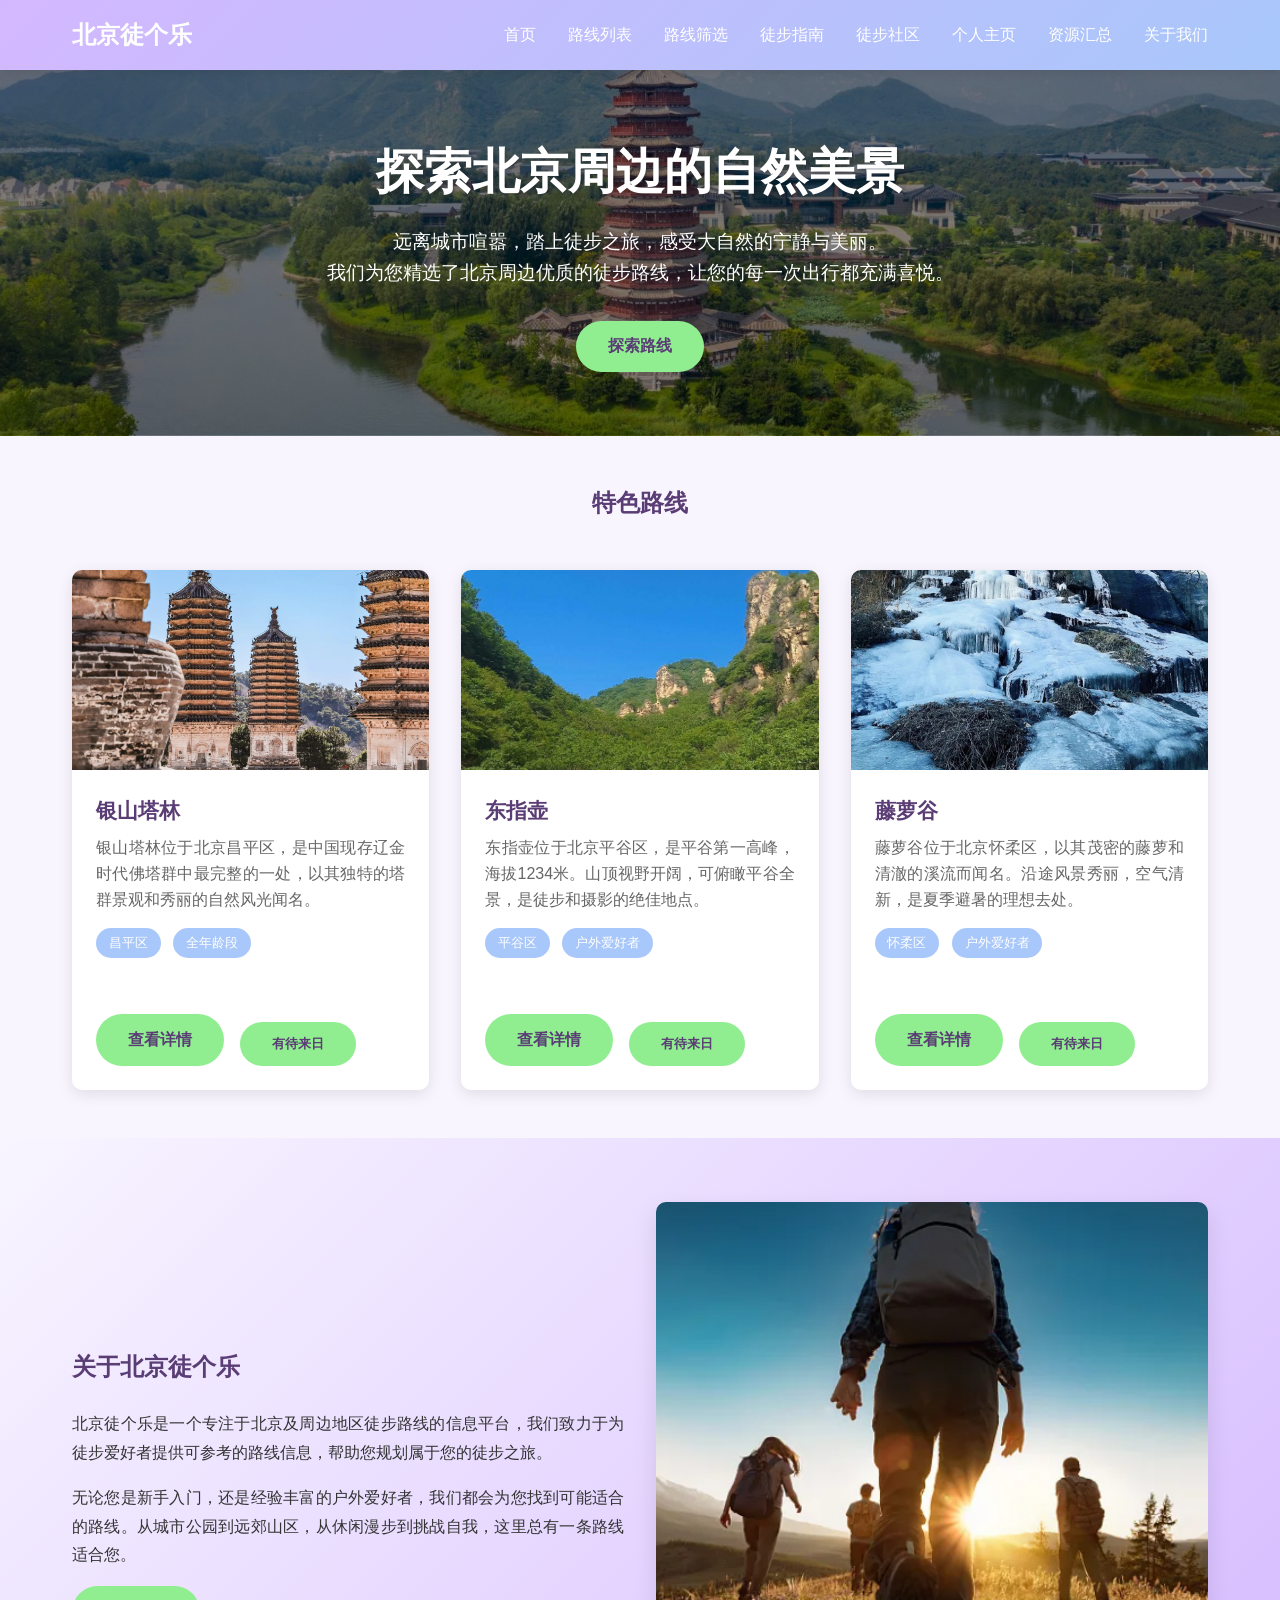
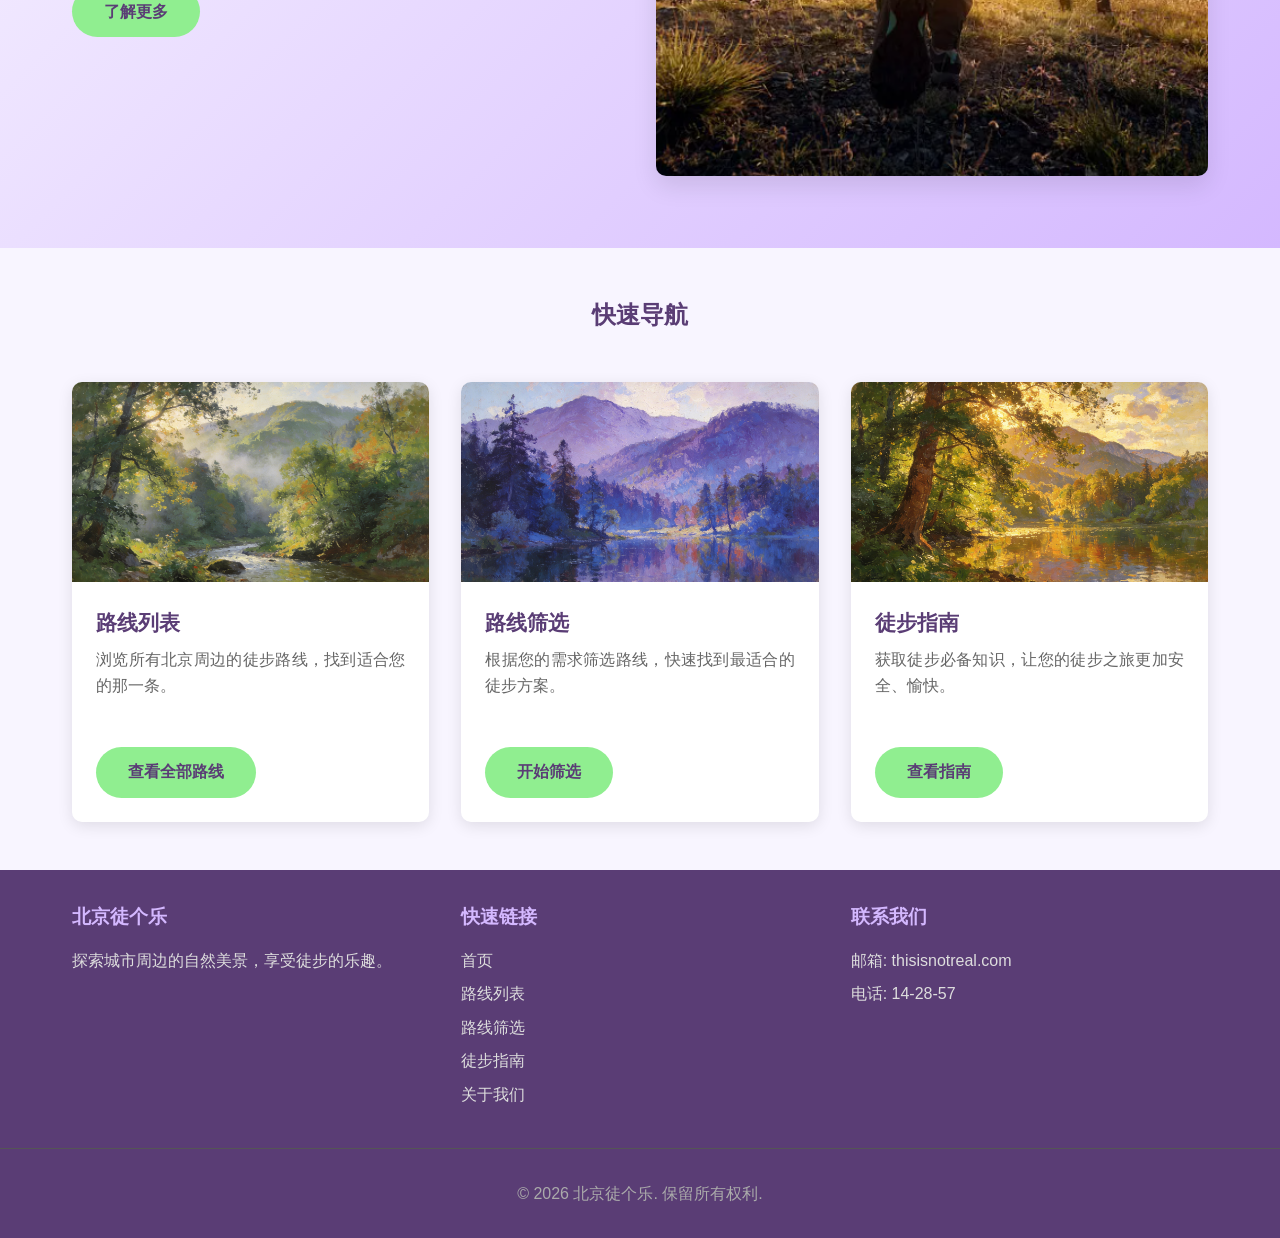
<file: index.html>
<!DOCTYPE html>
<html lang="zh-CN">
<head>
    <meta charset="UTF-8">
    <meta name="viewport" content="width=device-width, initial-scale=1.0">
    <title>北京徒个乐 - 探索城市周边的自然美景</title>
    <link rel="stylesheet" href="css/main.css">
    <link rel="icon" href="https://trae-api-cn.mchost.guru/api/ide/v1/text_to_image?prompt=hiking%20icon%20purple%20color&image_size=square">
</head>
<body>
    <!-- 导航栏 -->
    <header>
        <nav>
            <a href="index.html" class="logo">北京徒个乐</a>
            <ul class="nav-links">
                <li><a href="index.html">首页</a></li>
                <li><a href="routes.html">路线列表</a></li>
                <li><a href="filter.html">路线筛选</a></li>
                <li><a href="guide.html">徒步指南</a></li>
                <li><a href="community.html">徒步社区</a></li>
                <li><a href="profile.html">个人主页</a></li>
                <li><a href="resources.html">资源汇总</a></li>
                <li><a href="about.html">关于我们</a></li>
            </ul>
        </nav>
    </header>

    <!-- 英雄区域 -->
    <section class="hero" style="background: linear-gradient(rgba(0,0,0,0.5), rgba(0,0,0,0.5)), url('pic.png'); background-size: cover; background-position: center;">
        <h1>探索北京周边的自然美景</h1>
        <p>远离城市喧嚣，踏上徒步之旅，感受大自然的宁静与美丽。<br>我们为您精选了北京周边优质的徒步路线，让您的每一次出行都充满喜悦。</p>
        <a href="routes.html" class="btn">探索路线</a>
    </section>

    <!-- 特色路线 -->
    <section class="container">
        <h2 style="text-align: center; margin: 3rem 0; color: var(--dark-color);">特色路线</h2>
        <div class="grid" id="featured-routes">
            <!-- 银山塔林 -->
            <div class="card fade-in">
                <div class="card-img" style="background-image: url('银山塔林.jpg');" onerror="this.style.backgroundImage='url(\'银山塔林.jpg\')'" id="featured-img-银山塔林"></div>
                <div class="card-content">
                    <h3 class="card-title">银山塔林</h3>
                    <p class="card-text">银山塔林位于北京昌平区，是中国现存辽金时代佛塔群中最完整的一处，以其独特的塔群景观和秀丽的自然风光闻名。</p>
                    <div style="margin-bottom: 1rem;">
                        <span class="tag">昌平区</span>
                        <span class="tag">全年龄段</span>
                    </div>
                    <div style="display: flex; gap: 1rem; margin-top: auto;">
                        <a href="route-detail.html?name=银山塔林" class="btn">查看详情</a>
                        <button class="btn" id="featured-btn-银山塔林" onclick="toggleRouteMark('银山塔林')">有待来日</button>
                    </div>
                </div>
            </div>
            
            <!-- 东指壶 -->
            <div class="card fade-in">
                <div class="card-img" style="background-image: url('东指壶.jpg');" onerror="this.style.backgroundImage='url(\'东指壶.jpg\')'" id="featured-img-东指壶"></div>
                <div class="card-content">
                    <h3 class="card-title">东指壶</h3>
                    <p class="card-text">东指壶位于北京平谷区，是平谷第一高峰，海拔1234米。山顶视野开阔，可俯瞰平谷全景，是徒步和摄影的绝佳地点。</p>
                    <div style="margin-bottom: 1rem;">
                        <span class="tag">平谷区</span>
                        <span class="tag">户外爱好者</span>
                    </div>
                    <div style="display: flex; gap: 1rem; margin-top: auto;">
                        <a href="route-detail.html?name=东指壶" class="btn">查看详情</a>
                        <button class="btn" id="featured-btn-东指壶" onclick="toggleRouteMark('东指壶')">有待来日</button>
                    </div>
                </div>
            </div>
            
            <!-- 藤萝谷 -->
            <div class="card fade-in">
                <div class="card-img" style="background-image: url('藤萝谷.png');" onerror="this.style.backgroundImage='url(\'藤萝谷.png\')'" id="featured-img-藤萝谷"></div>
                <div class="card-content">
                    <h3 class="card-title">藤萝谷</h3>
                    <p class="card-text">藤萝谷位于北京怀柔区，以其茂密的藤萝和清澈的溪流而闻名。沿途风景秀丽，空气清新，是夏季避暑的理想去处。</p>
                    <div style="margin-bottom: 1rem;">
                        <span class="tag">怀柔区</span>
                        <span class="tag">户外爱好者</span>
                    </div>
                    <div style="display: flex; gap: 1rem; margin-top: auto;">
                        <a href="route-detail.html?name=藤萝谷" class="btn">查看详情</a>
                        <button class="btn" id="featured-btn-藤萝谷" onclick="toggleRouteMark('藤萝谷')">有待来日</button>
                    </div>
                </div>
            </div>
        </div>
    </section>

    <!-- 网站介绍 -->
    <section style="background: linear-gradient(135deg, var(--light-color), var(--primary-color)); padding: 4rem 0; margin: 3rem 0;">
        <div class="container">
            <div style="display: flex; flex-wrap: wrap; align-items: center; gap: 2rem;">
                <div style="flex: 1; min-width: 300px;">
                    <h2 style="color: var(--dark-color); margin-bottom: 1.5rem;">关于北京徒个乐</h2>
                    <p style="margin-bottom: 1rem; line-height: 1.8;">北京徒个乐是一个专注于北京及周边地区徒步路线的信息平台，我们致力于为徒步爱好者提供可参考的路线信息，帮助您规划属于您的徒步之旅。</p>
                    <p style="margin-bottom: 1rem; line-height: 1.8;">无论您是新手入门，还是经验丰富的户外爱好者，我们都会为您找到可能适合的路线。从城市公园到远郊山区，从休闲漫步到挑战自我，这里总有一条路线适合您。</p>
                    <a href="about.html" class="btn">了解更多</a>
                </div>
                <div style="flex: 1; min-width: 300px;">
                    <img src="pic2.png" alt="北京徒步" style="width: 100%; border-radius: 10px; box-shadow: 0 10px 25px rgba(0,0,0,0.1);">
                </div>
            </div>
        </div>
    </section>

    <!-- 快速链接 -->
    <section class="container">
        <h2 style="text-align: center; margin: 3rem 0; color: var(--dark-color);">快速导航</h2>
        <div class="grid">
            <div class="card fade-in">
                <div class="card-img" style="background-image: url('pic3.jpg');"></div>
                <div class="card-content">
                    <h3 class="card-title">路线列表</h3>
                    <p class="card-text">浏览所有北京周边的徒步路线，找到适合您的那一条。</p>
                    <a href="routes.html" class="btn">查看全部路线</a>
                </div>
            </div>
            <div class="card fade-in">
                <div class="card-img" style="background-image: url('pic4.jpg');"></div>
                <div class="card-content">
                    <h3 class="card-title">路线筛选</h3>
                    <p class="card-text">根据您的需求筛选路线，快速找到最适合的徒步方案。</p>
                    <a href="filter.html" class="btn">开始筛选</a>
                </div>
            </div>
            <div class="card fade-in">
                <div class="card-img" style="background-image: url('pic5.jpg');"></div>
                <div class="card-content">
                    <h3 class="card-title">徒步指南</h3>
                    <p class="card-text">获取徒步必备知识，让您的徒步之旅更加安全、愉快。</p>
                    <a href="guide.html" class="btn">查看指南</a>
                </div>
            </div>
        </div>
    </section>

    <!-- 页脚 -->
    <footer>
        <div class="footer-content">
            <div class="footer-section">
                <h3>北京徒个乐</h3>
                <p>探索城市周边的自然美景，享受徒步的乐趣。</p>
            </div>
            <div class="footer-section">
                <h3>快速链接</h3>
                <a href="index.html">首页</a>
                <a href="routes.html">路线列表</a>
                <a href="filter.html">路线筛选</a>
                <a href="guide.html">徒步指南</a>
                <a href="about.html">关于我们</a>
            </div>
            <div class="footer-section">
                <h3>联系我们</h3>
                <p>邮箱: thisisnotreal.com</p>
                <p>电话: 14-28-57</p>
            </div>
        </div>
        <div class="footer-bottom">
            <p>&copy; 2026 北京徒个乐. 保留所有权利.</p>
        </div>
    </footer>

    <!-- 滚动到顶部按钮 -->
    <button id="scroll-to-top" style="position: fixed; bottom: 2rem; right: 2rem; background: var(--primary-color); color: white; border: none; border-radius: 50%; width: 50px; height: 50px; display: none; cursor: pointer; box-shadow: 0 4px 10px rgba(0,0,0,0.2); transition: all 0.3s ease;" onclick="scrollToTop()">↑</button>

    <!-- JavaScript -->
    <script src="js/main.js"></script>
</body>
</html>
</file>
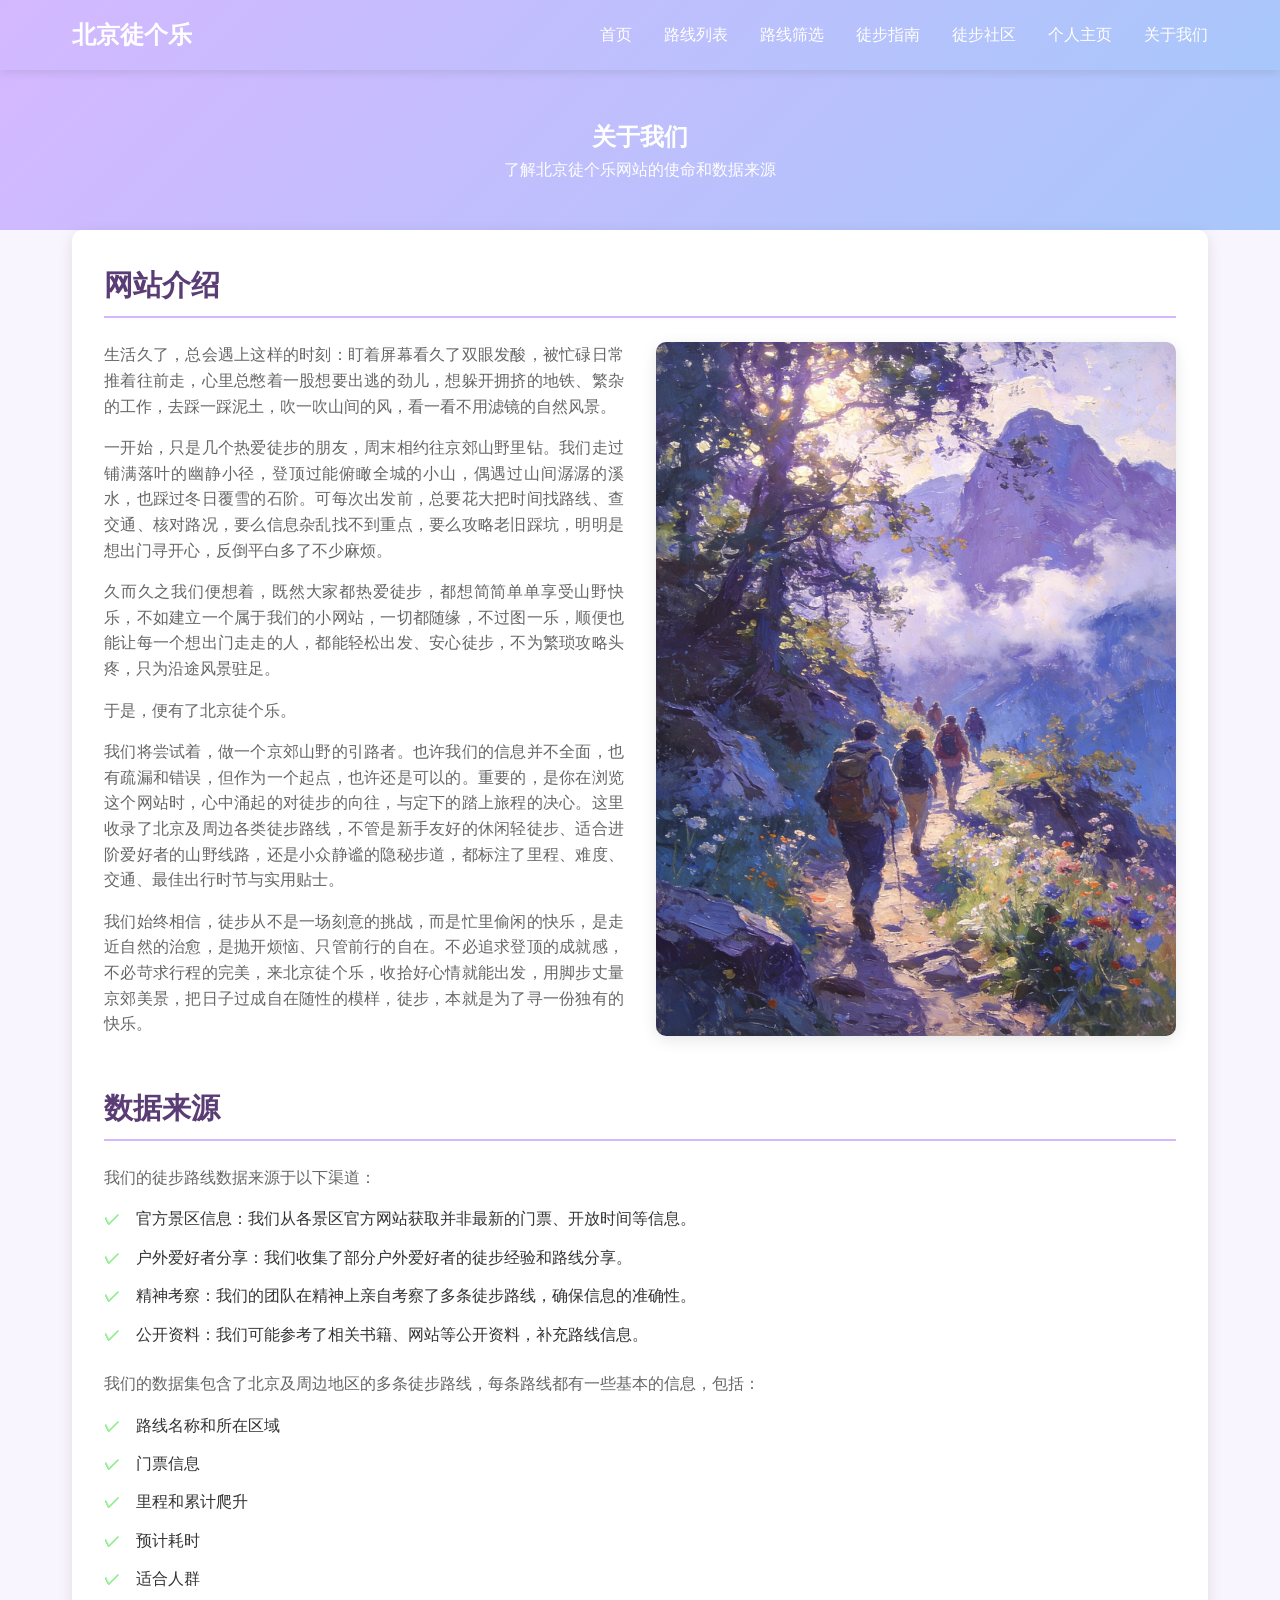
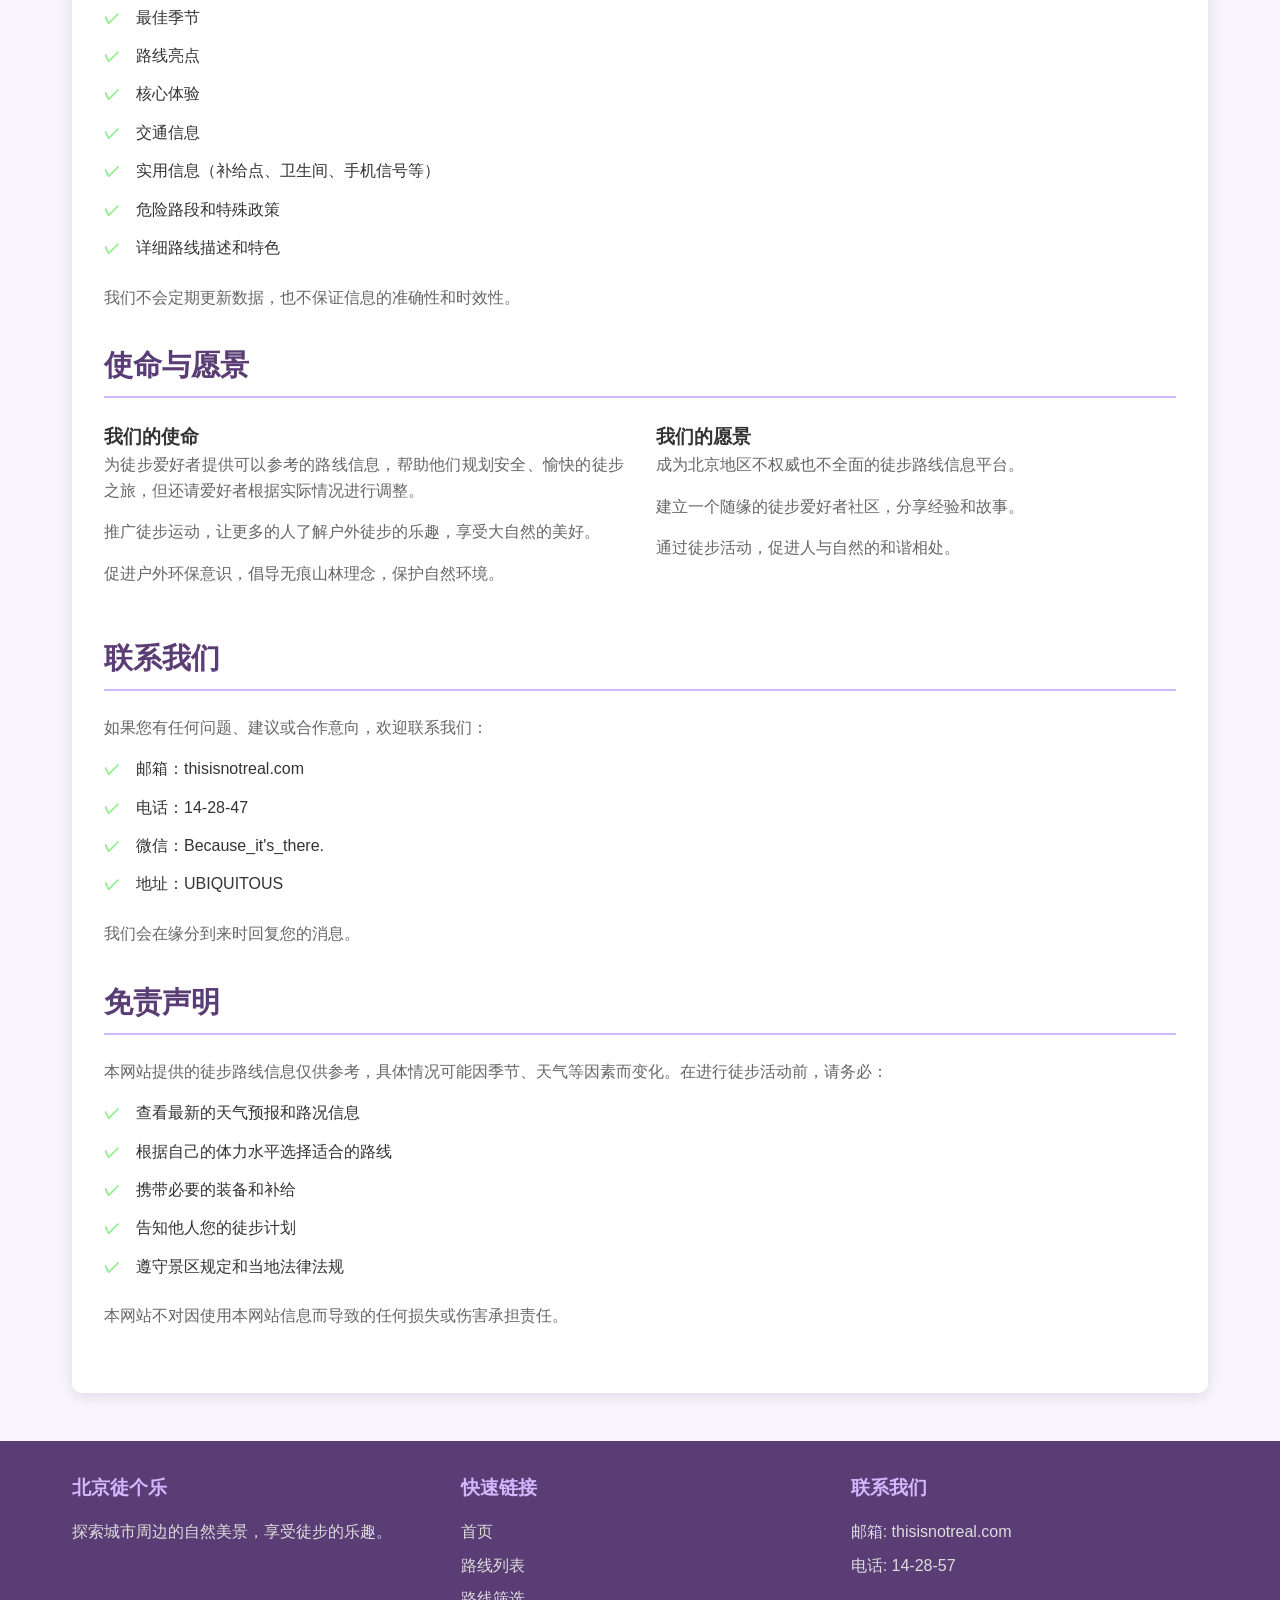
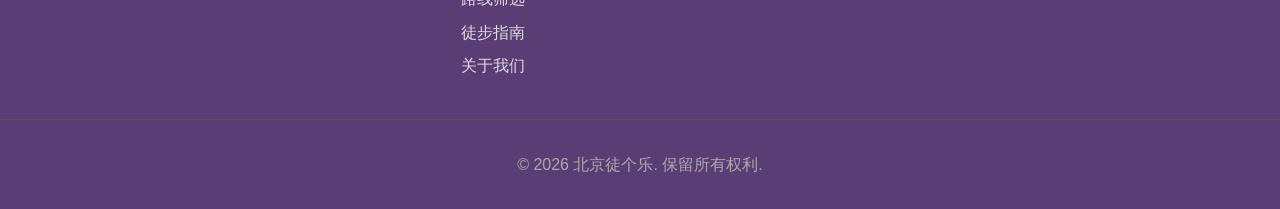
<file: about.html>
<!DOCTYPE html>
<html lang="zh-CN">
<head>
    <meta charset="UTF-8">
    <meta name="viewport" content="width=device-width, initial-scale=1.0">
    <title>关于我们 - 北京徒个乐</title>
    <link rel="stylesheet" href="css/main.css">
    <link rel="icon" href="https://trae-api-cn.mchost.guru/api/ide/v1/text_to_image?prompt=hiking%20icon%20purple%20color&image_size=square">
</head>
<body>
    <!-- 导航栏 -->
    <header>
        <nav>
            <a href="index.html" class="logo">北京徒个乐</a>
            <ul class="nav-links">
                <li><a href="index.html">首页</a></li>
                <li><a href="routes.html">路线列表</a></li>
                <li><a href="filter.html">路线筛选</a></li>
                <li><a href="guide.html">徒步指南</a></li>
                <li><a href="community.html">徒步社区</a></li>
                <li><a href="profile.html">个人主页</a></li>
                <li><a href="about.html">关于我们</a></li>
            </ul>
        </nav>
    </header>

    <!-- 页面标题 -->
    <section style="background: linear-gradient(135deg, var(--primary-color), var(--secondary-color)); padding: 3rem 0; text-align: center; color: white;">
        <h1>关于我们</h1>
        <p>了解北京徒个乐网站的使命和数据来源</p>
    </section>

    <!-- 关于内容 -->
    <section class="container">
        <div class="about-container">
            <!-- 网站介绍 -->
            <div class="about-section">
                <h2>网站介绍</h2>
                <div style="display: flex; flex-wrap: wrap; gap: 2rem; margin-bottom: 2rem;">
                    <div style="flex: 1; min-width: 300px;">
                        <p>生活久了，总会遇上这样的时刻：盯着屏幕看久了双眼发酸，被忙碌日常推着往前走，心里总憋着一股想要出逃的劲儿，想躲开拥挤的地铁、繁杂的工作，去踩一踩泥土，吹一吹山间的风，看一看不用滤镜的自然风景。</p>
                        <p>一开始，只是几个热爱徒步的朋友，周末相约往京郊山野里钻。我们走过铺满落叶的幽静小径，登顶过能俯瞰全城的小山，偶遇过山间潺潺的溪水，也踩过冬日覆雪的石阶。可每次出发前，总要花大把时间找路线、查交通、核对路况，要么信息杂乱找不到重点，要么攻略老旧踩坑，明明是想出门寻开心，反倒平白多了不少麻烦。</p>
                        <p>久而久之我们便想着，既然大家都热爱徒步，都想简简单单享受山野快乐，不如建立一个属于我们的小网站，一切都随缘，不过图一乐，顺便也能让每一个想出门走走的人，都能轻松出发、安心徒步，不为繁琐攻略头疼，只为沿途风景驻足。</p>
                        <p>于是，便有了北京徒个乐。</p>
                        <p>我们将尝试着，做一个京郊山野的引路者。也许我们的信息并不全面，也有疏漏和错误，但作为一个起点，也许还是可以的。重要的，是你在浏览这个网站时，心中涌起的对徒步的向往，与定下的踏上旅程的决心。这里收录了北京及周边各类徒步路线，不管是新手友好的休闲轻徒步、适合进阶爱好者的山野线路，还是小众静谧的隐秘步道，都标注了里程、难度、交通、最佳出行时节与实用贴士。</p>
                        <p>我们始终相信，徒步从不是一场刻意的挑战，而是忙里偷闲的快乐，是走近自然的治愈，是抛开烦恼、只管前行的自在。不必追求登顶的成就感，不必苛求行程的完美，来北京徒个乐，收拾好心情就能出发，用脚步丈量京郊美景，把日子过成自在随性的模样，徒步，本就是为了寻一份独有的快乐。</p>
                    </div>
                    <div style="flex: 1; min-width: 300px;">
                        <img src="pic9.jpg" alt="北京徒个乐团队" style="width: 100%; border-radius: 10px; box-shadow: 0 4px 15px rgba(0,0,0,0.1);">
                    </div>
                </div>
            </div>

            <!-- 数据来源 -->
            <div class="about-section">
                <h2>数据来源</h2>
                <p>我们的徒步路线数据来源于以下渠道：</p>
                <ul class="guide-list">
                    <li>官方景区信息：我们从各景区官方网站获取并非最新的门票、开放时间等信息。</li>
                    <li>户外爱好者分享：我们收集了部分户外爱好者的徒步经验和路线分享。</li>
                    <li>精神考察：我们的团队在精神上亲自考察了多条徒步路线，确保信息的准确性。</li>
                    <li>公开资料：我们可能参考了相关书籍、网站等公开资料，补充路线信息。</li>
                </ul>
                <p>我们的数据集包含了北京及周边地区的多条徒步路线，每条路线都有一些基本的信息，包括：</p>
                <ul class="guide-list">
                    <li>路线名称和所在区域</li>
                    <li>门票信息</li>
                    <li>里程和累计爬升</li>
                    <li>预计耗时</li>
                    <li>适合人群</li>
                    <li>最佳季节</li>
                    <li>路线亮点</li>
                    <li>核心体验</li>
                    <li>交通信息</li>
                    <li>实用信息（补给点、卫生间、手机信号等）</li>
                    <li>危险路段和特殊政策</li>
                    <li>详细路线描述和特色</li>
                </ul>
                <p>我们不会定期更新数据，也不保证信息的准确性和时效性。</p>
            </div>

            <!-- 使命与愿景 -->
            <div class="about-section">
                <h2>使命与愿景</h2>
                <div style="display: flex; flex-wrap: wrap; gap: 2rem; margin-bottom: 2rem;">
                    <div style="flex: 1; min-width: 300px;">
                        <h3>我们的使命</h3>
                        <p>为徒步爱好者提供可以参考的路线信息，帮助他们规划安全、愉快的徒步之旅，但还请爱好者根据实际情况进行调整。</p>
                        <p>推广徒步运动，让更多的人了解户外徒步的乐趣，享受大自然的美好。</p>
                        <p>促进户外环保意识，倡导无痕山林理念，保护自然环境。</p>
                    </div>
                    <div style="flex: 1; min-width: 300px;">
                        <h3>我们的愿景</h3>
                        <p>成为北京地区不权威也不全面的徒步路线信息平台。</p>
                        <p>建立一个随缘的徒步爱好者社区，分享经验和故事。</p>
                        <p>通过徒步活动，促进人与自然的和谐相处。</p>
                    </div>
                </div>
            </div>

            <!-- 联系我们 -->
            <div class="about-section">
                <h2>联系我们</h2>
                <p>如果您有任何问题、建议或合作意向，欢迎联系我们：</p>
                <ul class="guide-list">
                    <li>邮箱：thisisnotreal.com</li>
                    <li>电话：14-28-47</li>
                    <li>微信：Because_it's_there.</li>
                    <li>地址：UBIQUITOUS</li>
                </ul>
                <p>我们会在缘分到来时回复您的消息。</p>
            </div>

            <!-- 免责声明 -->
            <div class="about-section">
                <h2>免责声明</h2>
                <p>本网站提供的徒步路线信息仅供参考，具体情况可能因季节、天气等因素而变化。在进行徒步活动前，请务必：</p>
                <ul class="guide-list">
                    <li>查看最新的天气预报和路况信息</li>
                    <li>根据自己的体力水平选择适合的路线</li>
                    <li>携带必要的装备和补给</li>
                    <li>告知他人您的徒步计划</li>
                    <li>遵守景区规定和当地法律法规</li>
                </ul>
                <p>本网站不对因使用本网站信息而导致的任何损失或伤害承担责任。</p>
            </div>
        </div>
    </section>

    <!-- 页脚 -->
    <footer>
        <div class="footer-content">
            <div class="footer-section">
                <h3>北京徒个乐</h3>
                <p>探索城市周边的自然美景，享受徒步的乐趣。</p>
            </div>
            <div class="footer-section">
                <h3>快速链接</h3>
                <a href="index.html">首页</a>
                <a href="routes.html">路线列表</a>
                <a href="filter.html">路线筛选</a>
                <a href="guide.html">徒步指南</a>
                <a href="about.html">关于我们</a>
            </div>
            <div class="footer-section">
                <h3>联系我们</h3>
                <p>邮箱: thisisnotreal.com</p>
                <p>电话: 14-28-57</p>
            </div>
        </div>
        <div class="footer-bottom">
            <p>&copy; 2026 北京徒个乐. 保留所有权利.</p>
        </div>
    </footer>

    <!-- 滚动到顶部按钮 -->
    <button id="scroll-to-top" style="position: fixed; bottom: 2rem; right: 2rem; background: var(--primary-color); color: white; border: none; border-radius: 50%; width: 50px; height: 50px; display: none; cursor: pointer; box-shadow: 0 4px 10px rgba(0,0,0,0.2); transition: all 0.3s ease;" onclick="scrollToTop()">↑</button>

    <!-- JavaScript -->
    <script src="js/main.js"></script>
</body>
</html>
</file>
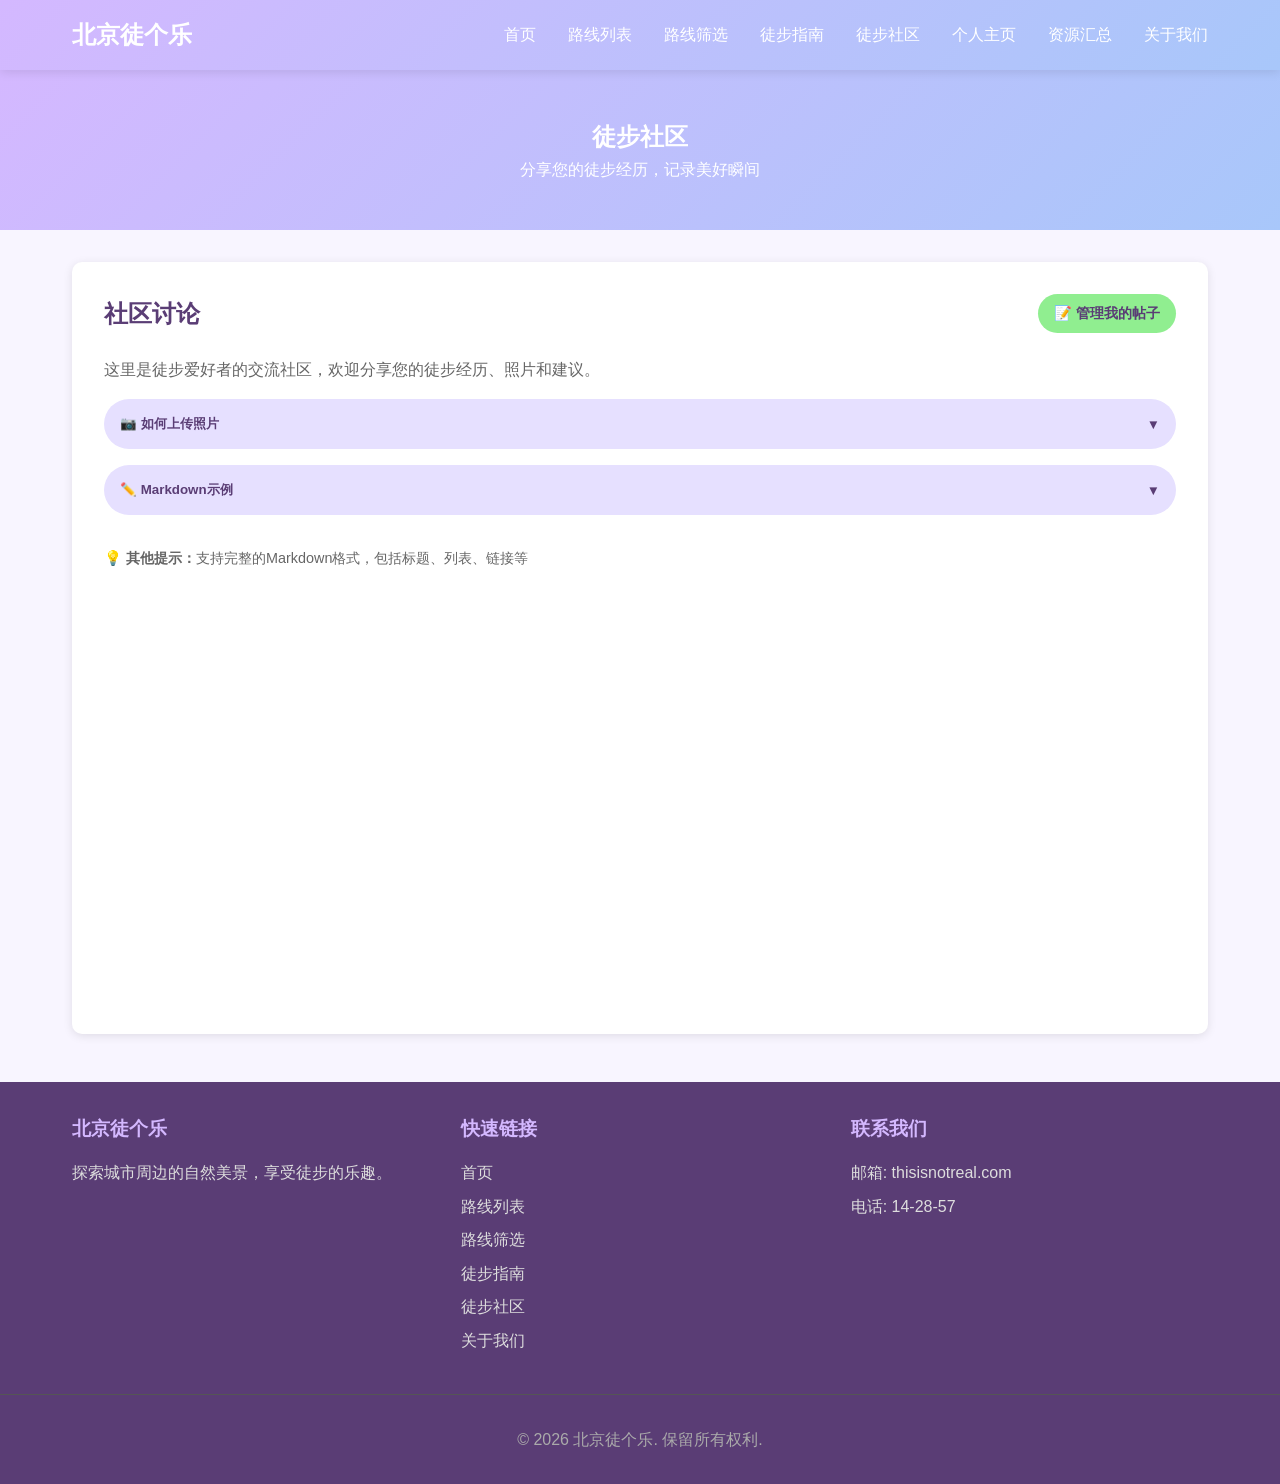
<file: community.html>
<!DOCTYPE html>
<html lang="zh-CN">
<head>
    <meta charset="UTF-8">
    <meta name="viewport" content="width=device-width, initial-scale=1.0">
    <title>徒步社区 - 北京徒个乐</title>
    <link rel="stylesheet" href="css/main.css">
    <link rel="icon" href="https://trae-api-cn.mchost.guru/api/ide/v1/text_to_image?prompt=hiking%20icon%20purple%20color&image_size=square">
</head>
<body>
    <!-- 导航栏 -->
    <header>
        <nav>
            <a href="index.html" class="logo">北京徒个乐</a>
            <ul class="nav-links">
                <li><a href="index.html">首页</a></li>
                <li><a href="routes.html">路线列表</a></li>
                <li><a href="filter.html">路线筛选</a></li>
                <li><a href="guide.html">徒步指南</a></li>
                <li><a href="community.html">徒步社区</a></li>
                <li><a href="profile.html">个人主页</a></li>
                <li><a href="resources.html">资源汇总</a></li>
                <li><a href="about.html">关于我们</a></li>
            </ul>
        </nav>
    </header>

    <!-- 页面标题 -->
    <section style="background: linear-gradient(135deg, var(--primary-color), var(--secondary-color)); padding: 3rem 0; text-align: center; color: white;">
        <h1>徒步社区</h1>
        <p>分享您的徒步经历，记录美好瞬间</p>
    </section>

    <!-- 社区内容 -->
    <section class="container">
        <div class="community-layout">
            <!-- 发帖和评论区域 -->
            <div class="create-post-section" style="width: 100%;">
                <div style="display: flex; justify-content: space-between; align-items: center; margin-bottom: 1.5rem;">
                    <h2 style="color: var(--dark-color); margin: 0;">社区讨论</h2>
                    <a href="https://github.com/wxy77-cloud/beijinghikefun/discussions" target="_blank" class="btn" style="padding: 0.5rem 1rem; font-size: 0.9rem; text-decoration: none;">
                        📝 管理我的帖子
                    </a>
                </div>
                <p style="margin-bottom: 1rem; color: #666;">这里是徒步爱好者的交流社区，欢迎分享您的徒步经历、照片和建议。</p>
                
                <!-- 可折叠的图片上传说明 -->
                <div style="margin-bottom: 1rem;">
                    <button onclick="toggleSection('upload-guide')" class="btn" style="width: 100%; display: flex; justify-content: space-between; align-items: center; text-align: left; padding: 1rem; background-color: #e6e0ff;">
                        <span>📷 如何上传照片</span>
                        <span id="upload-guide-toggle">▼</span>
                    </button>
                    <div id="upload-guide" style="background: #f8f9fa; padding: 1.5rem; border-radius: 0 0 8px 8px; border-left: 4px solid var(--primary-color); border-right: 1px solid #dee2e6; border-bottom: 1px solid #dee2e6; display: none;">
                        <p style="margin-bottom: 0.5rem; color: #666;"><strong>方法1：拖拽上传</strong> - 直接将图片拖拽到评论框中</p>
                        <p style="margin-bottom: 0.5rem; color: #666;"><strong>方法2：粘贴上传</strong> - 复制图片后粘贴到评论框（Ctrl+V）</p>
                        <p style="margin-bottom: 0.5rem; color: #666;"><strong>方法3：Markdown语法</strong> - 使用 <code style="background: #e9ecef; padding: 0.2rem 0.4rem; border-radius: 3px;">![图片描述](图片URL)</code></p>
                        <p style="margin: 0; color: #666; font-size: 0.9rem;">💡 提示：需要先使用GitHub账号登录才能上传图片</p>
                    </div>
                </div>
                
                <!-- 可折叠的Markdown示例 -->
                <div style="margin-bottom: 2rem;">
                    <button onclick="toggleSection('markdown-guide')" class="btn" style="width: 100%; display: flex; justify-content: space-between; align-items: center; text-align: left; padding: 1rem; background-color: #e6e0ff;">
                        <span>✏️ Markdown示例</span>
                        <span id="markdown-guide-toggle">▼</span>
                    </button>
                    <div id="markdown-guide" style="background: #fff3cd; padding: 1.5rem; border-radius: 0 0 8px 8px; border-left: 4px solid #ffc107; border-right: 1px solid #dee2e6; border-bottom: 1px solid #dee2e6; display: none;">
                        <pre style="background: #fff; padding: 1rem; border-radius: 4px; overflow-x: auto; margin: 0; font-size: 0.9rem;">
# 今天去了香山

今天天气真好，爬到山顶看到了美丽的红叶！

![香山红叶](https://example.com/image.jpg)

路线推荐：
- 从东门上山
- 大约需要3小时
- 适合新手

下次还想再去一次！</pre>
                    </div>
                </div>
                
                <p style="margin-bottom: 2rem; color: #666; font-size: 0.9rem;">
                    💡 <strong>其他提示：</strong>支持完整的Markdown格式，包括标题、列表、链接等
                </p>
                
                <!-- Giscus评论系统 -->
                <div class="giscus-container">
                    <script src="https://giscus.app/client.js"
                            data-repo="wxy77-cloud/beijinghikefun"
                            data-repo-id="R_kgDOR-2u-w"
                            data-category="Announcements"
                            data-category-id="DIC_kwDOR-2u-84C6y23"
                            data-mapping="pathname"
                            data-strict="0"
                            data-reactions-enabled="1"
                            data-emit-metadata="0"
                            data-input-position="top"
                            data-theme="catppuccin_latte"
                            data-lang="zh-CN"
                            data-loading="lazy"
                            crossorigin="anonymous"
                            async>
                    </script>
                </div>
            </div>
        </div>
    </section>

    <!-- 页脚 -->
    <footer>
        <div class="footer-content">
            <div class="footer-section">
                <h3>北京徒个乐</h3>
                <p>探索城市周边的自然美景，享受徒步的乐趣。</p>
            </div>
            <div class="footer-section">
                <h3>快速链接</h3>
                <a href="index.html">首页</a>
                <a href="routes.html">路线列表</a>
                <a href="filter.html">路线筛选</a>
                <a href="guide.html">徒步指南</a>
                <a href="community.html">徒步社区</a>
                <a href="about.html">关于我们</a>
            </div>
            <div class="footer-section">
                <h3>联系我们</h3>
                <p>邮箱: thisisnotreal.com</p>
                <p>电话: 14-28-57</p>
            </div>
        </div>
        <div class="footer-bottom">
            <p>&copy; 2026 北京徒个乐. 保留所有权利.</p>
        </div>
    </footer>

    <!-- 滚动到顶部按钮 -->
    <button id="scroll-to-top" style="position: fixed; bottom: 2rem; right: 2rem; background: var(--primary-color); color: white; border: none; border-radius: 50%; width: 50px; height: 50px; display: none; cursor: pointer; box-shadow: 0 4px 10px rgba(0,0,0,0.2); transition: all 0.3s ease;" onclick="scrollToTop()">↑</button>

    <!-- JavaScript -->
    <script src="js/main.js"></script>
    <script>
        // 切换折叠/展开状态
        function toggleSection(sectionId) {
            const section = document.getElementById(sectionId);
            const toggleIcon = document.getElementById(sectionId + '-toggle');
            
            if (section.style.display === 'none') {
                section.style.display = 'block';
                toggleIcon.textContent = '▲';
            } else {
                section.style.display = 'none';
                toggleIcon.textContent = '▼';
            }
        }
    </script>
</body>
</html>
</file>
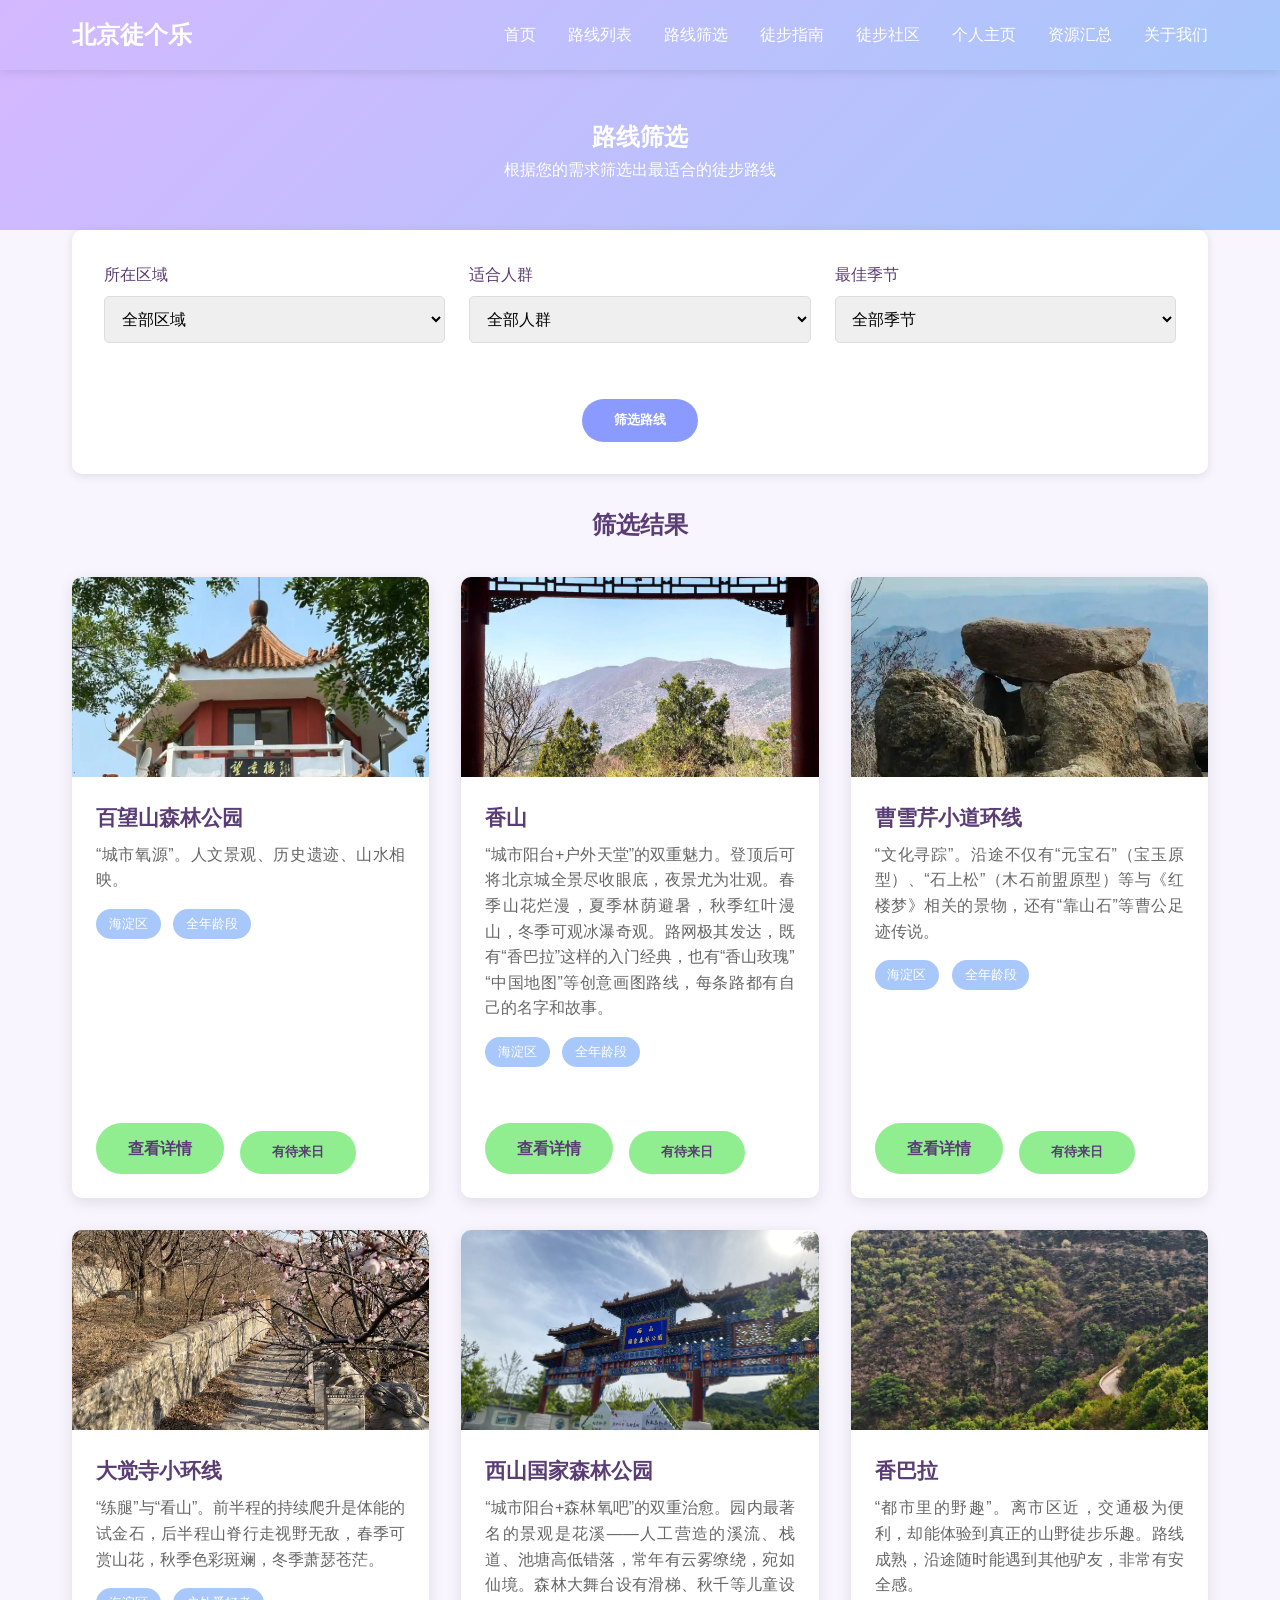
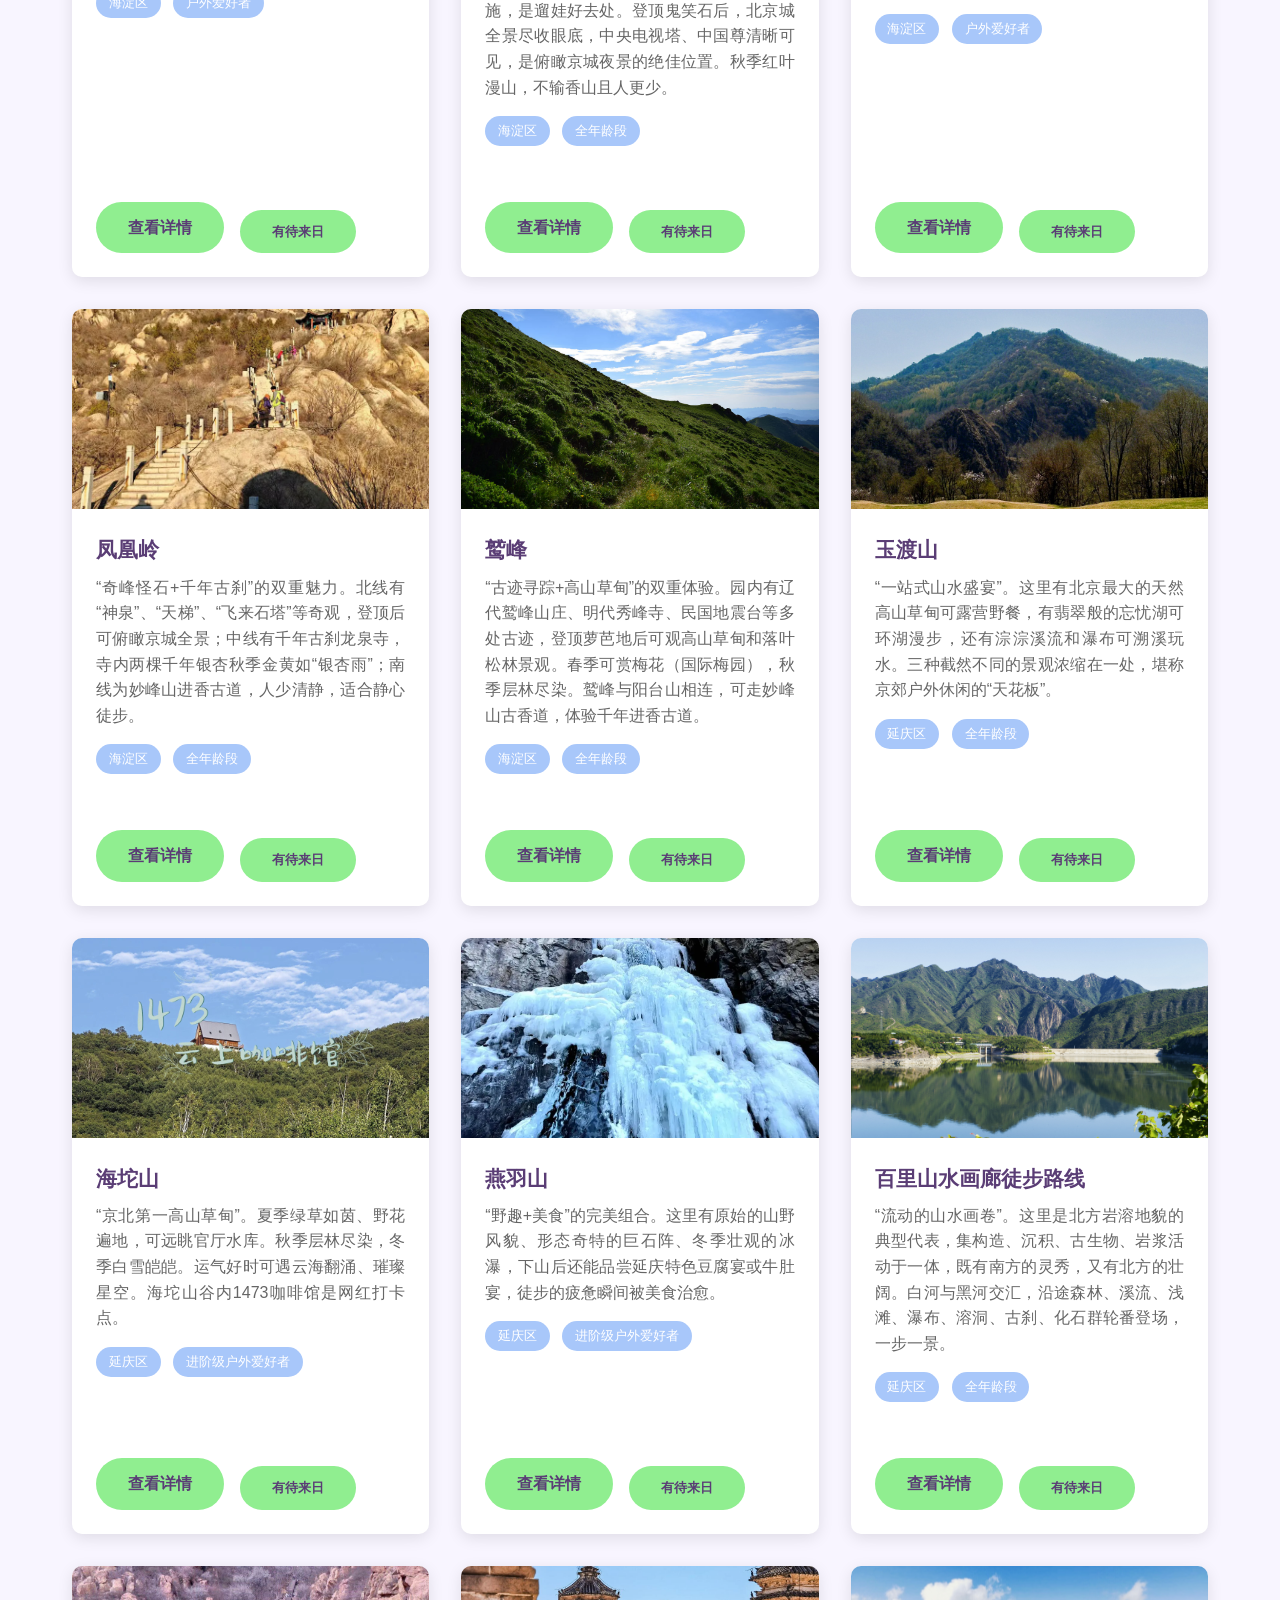
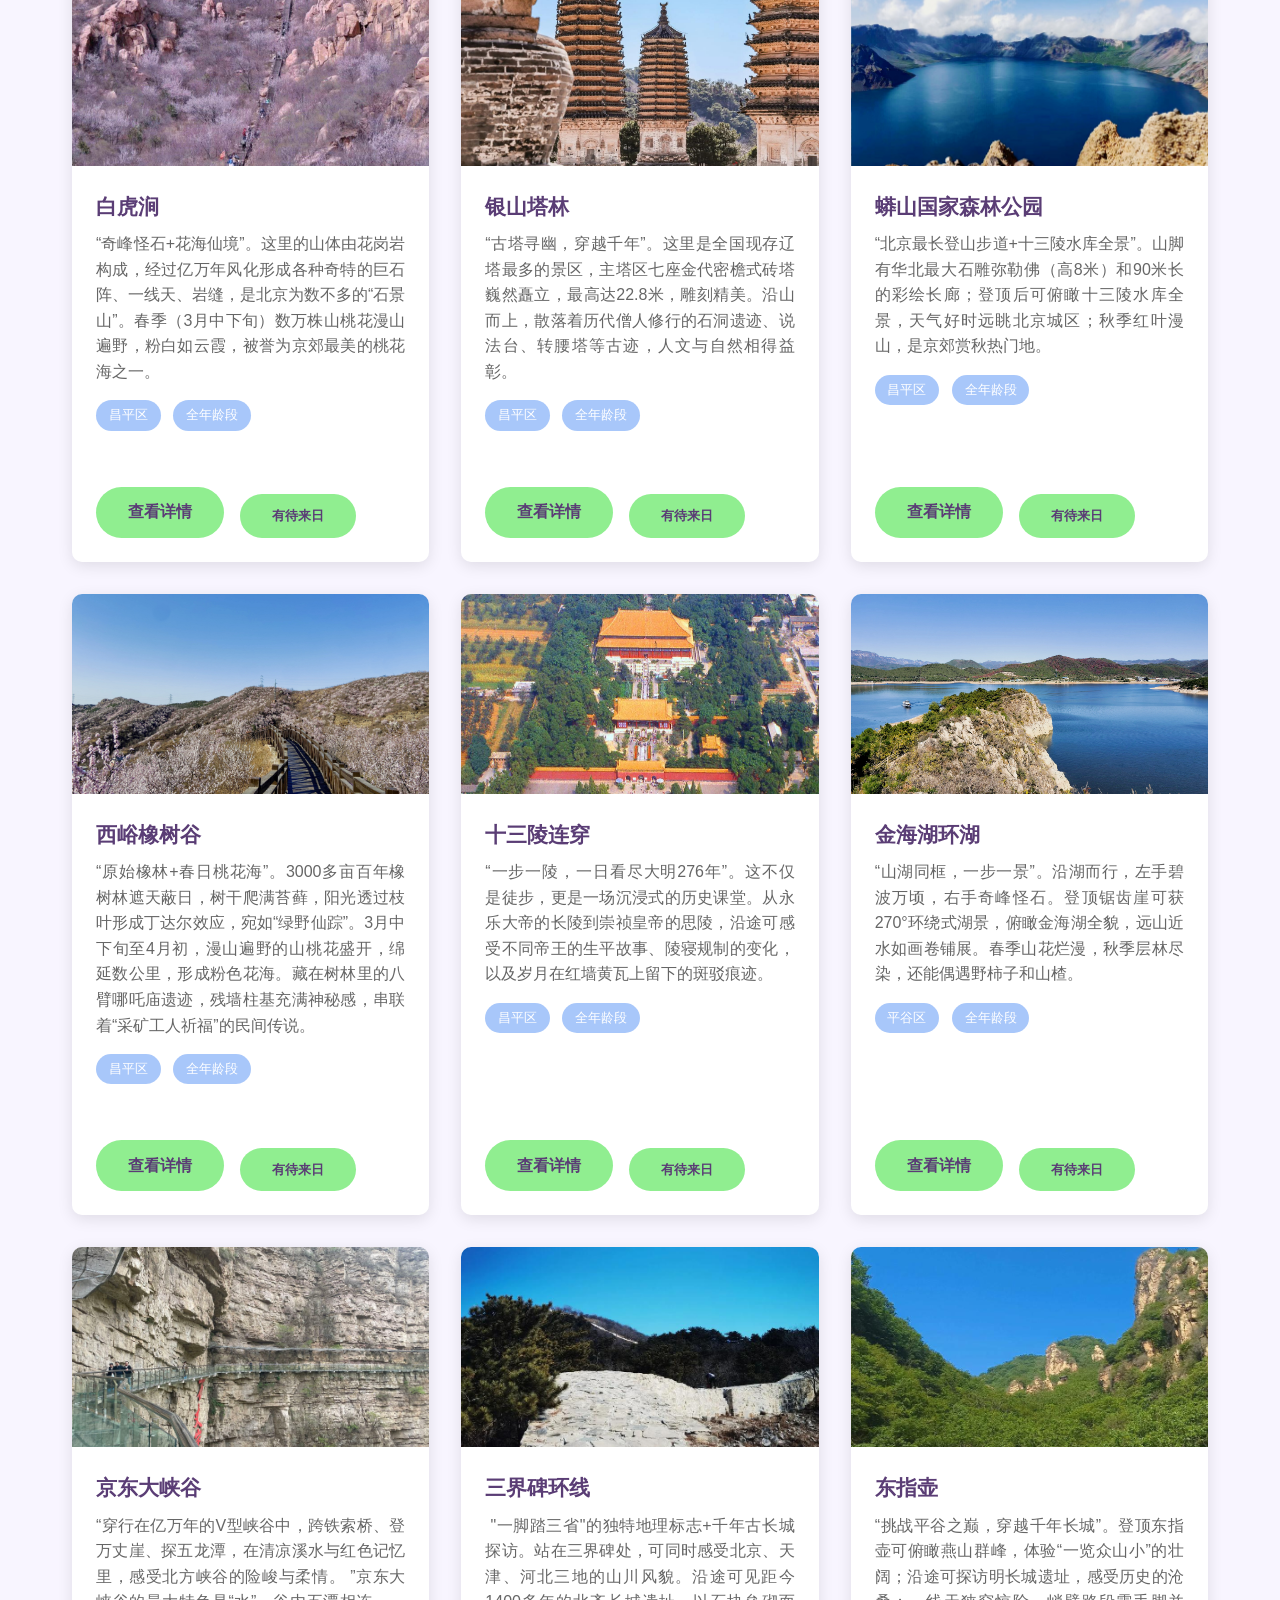
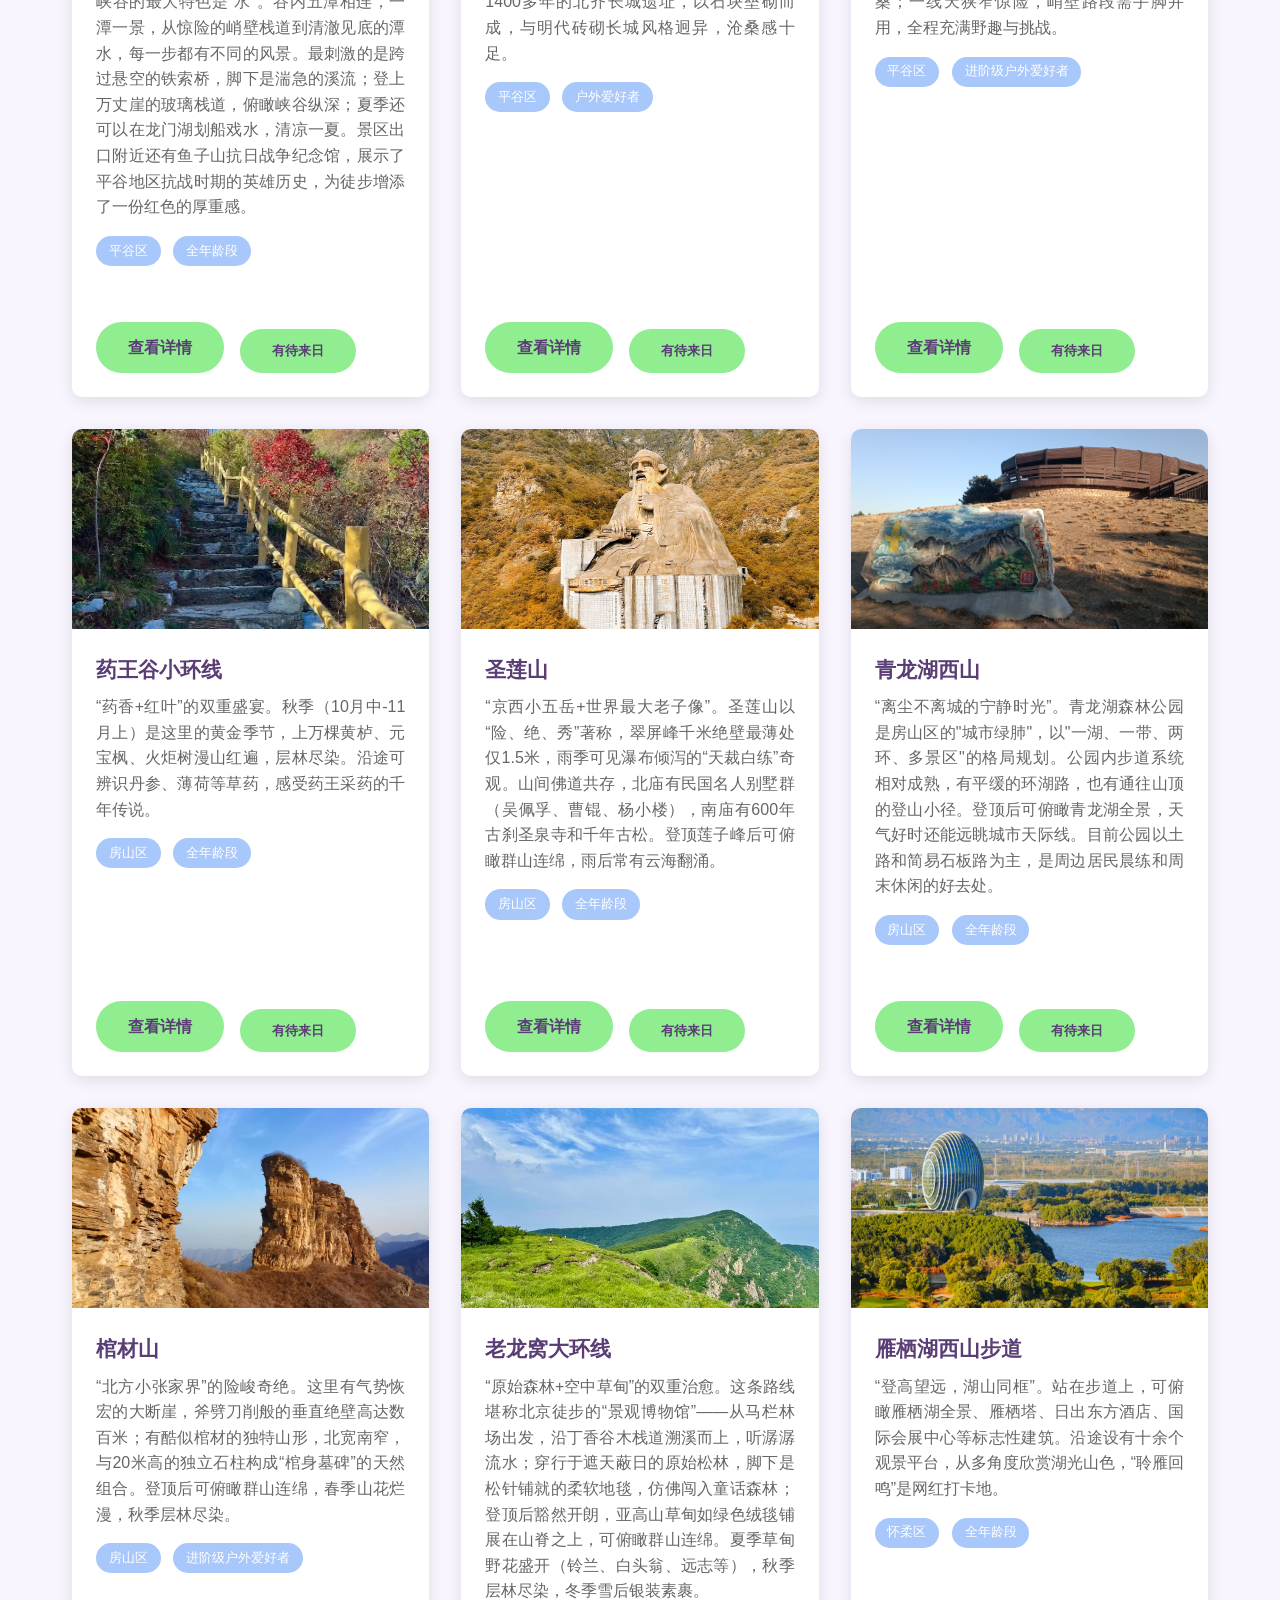
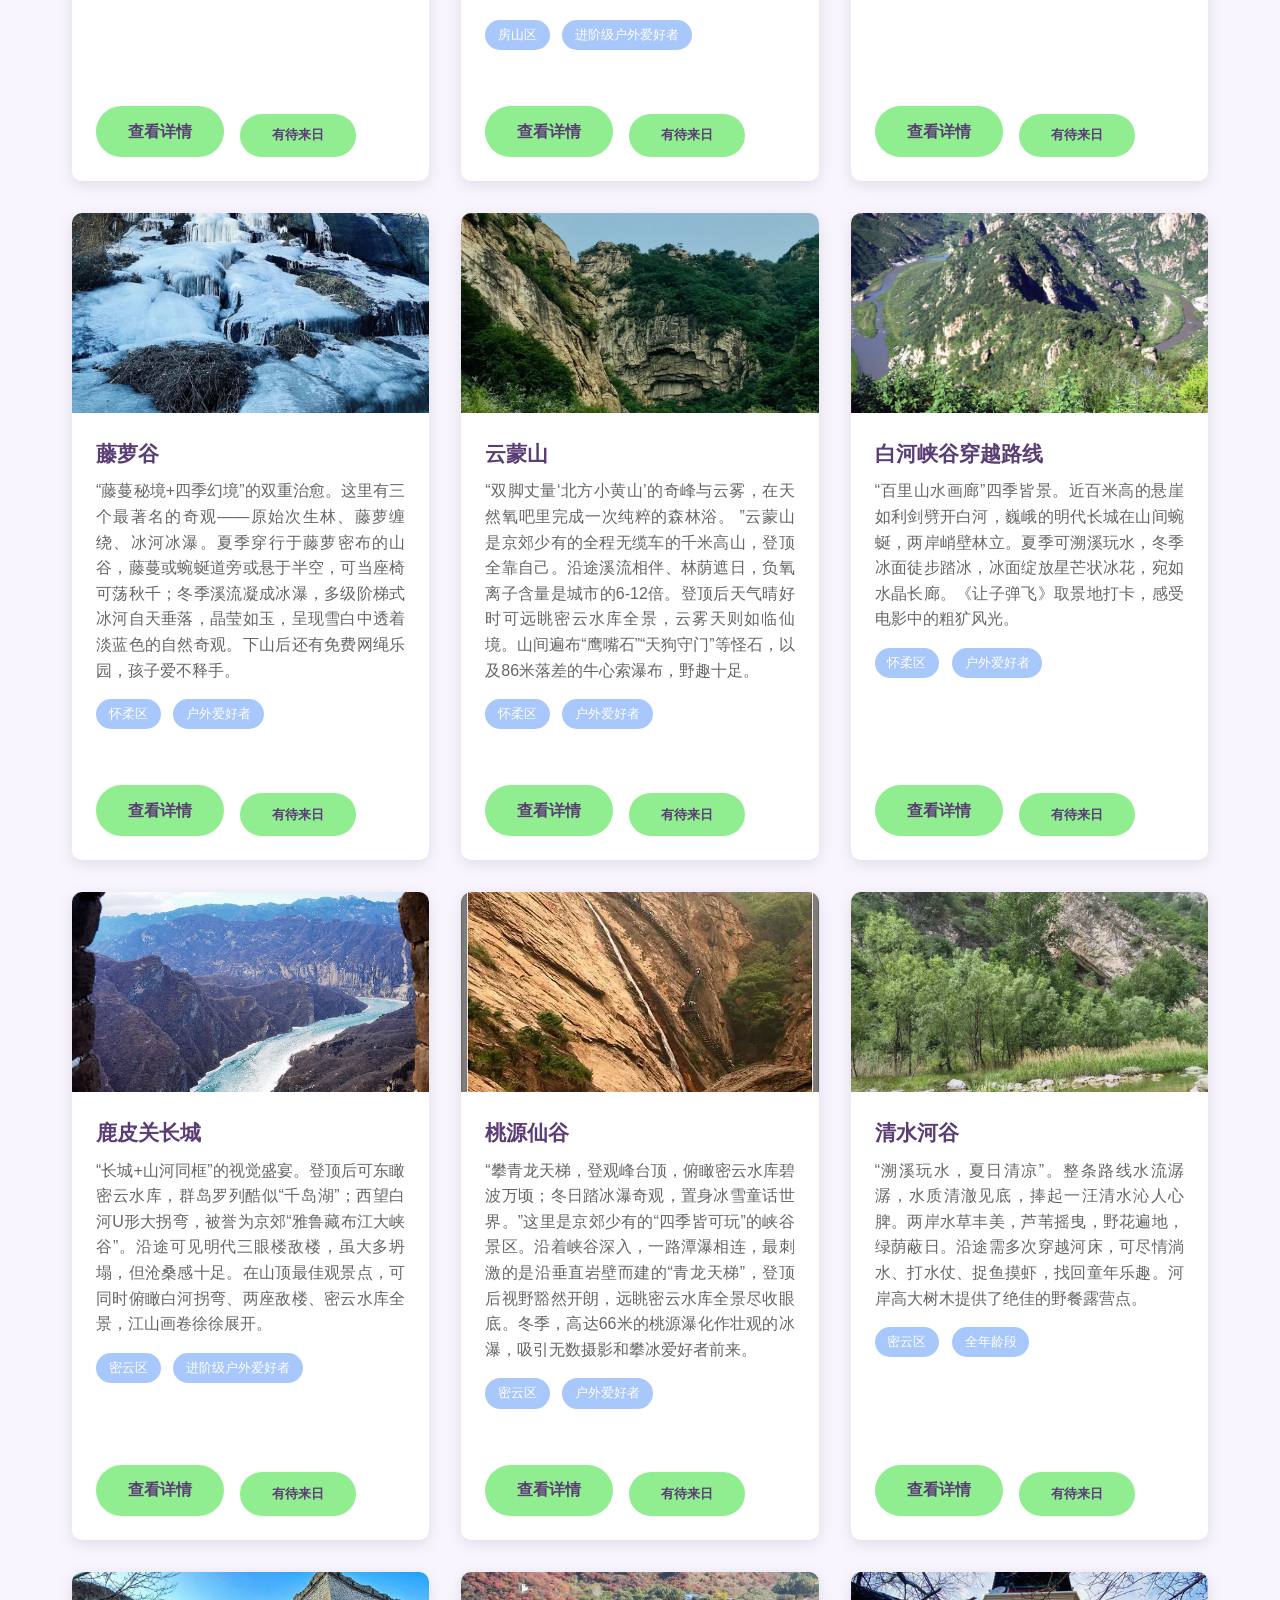
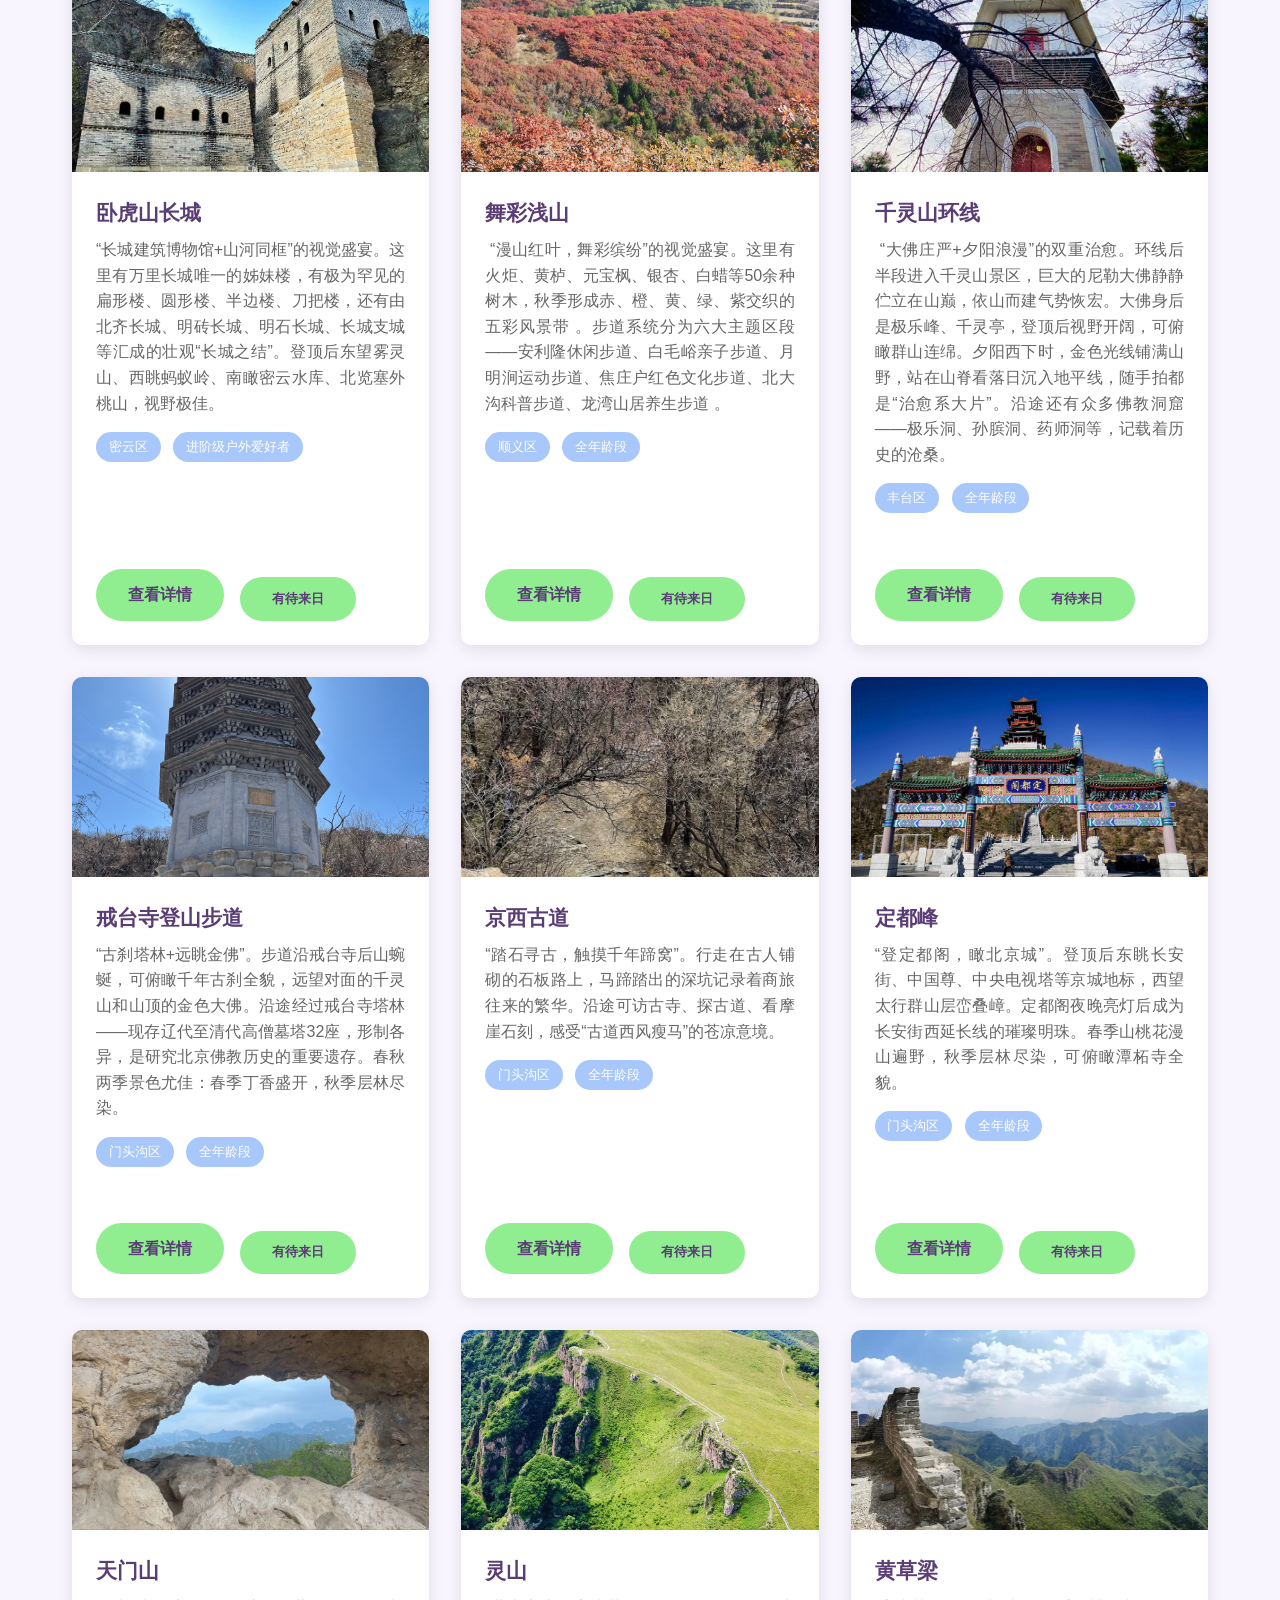
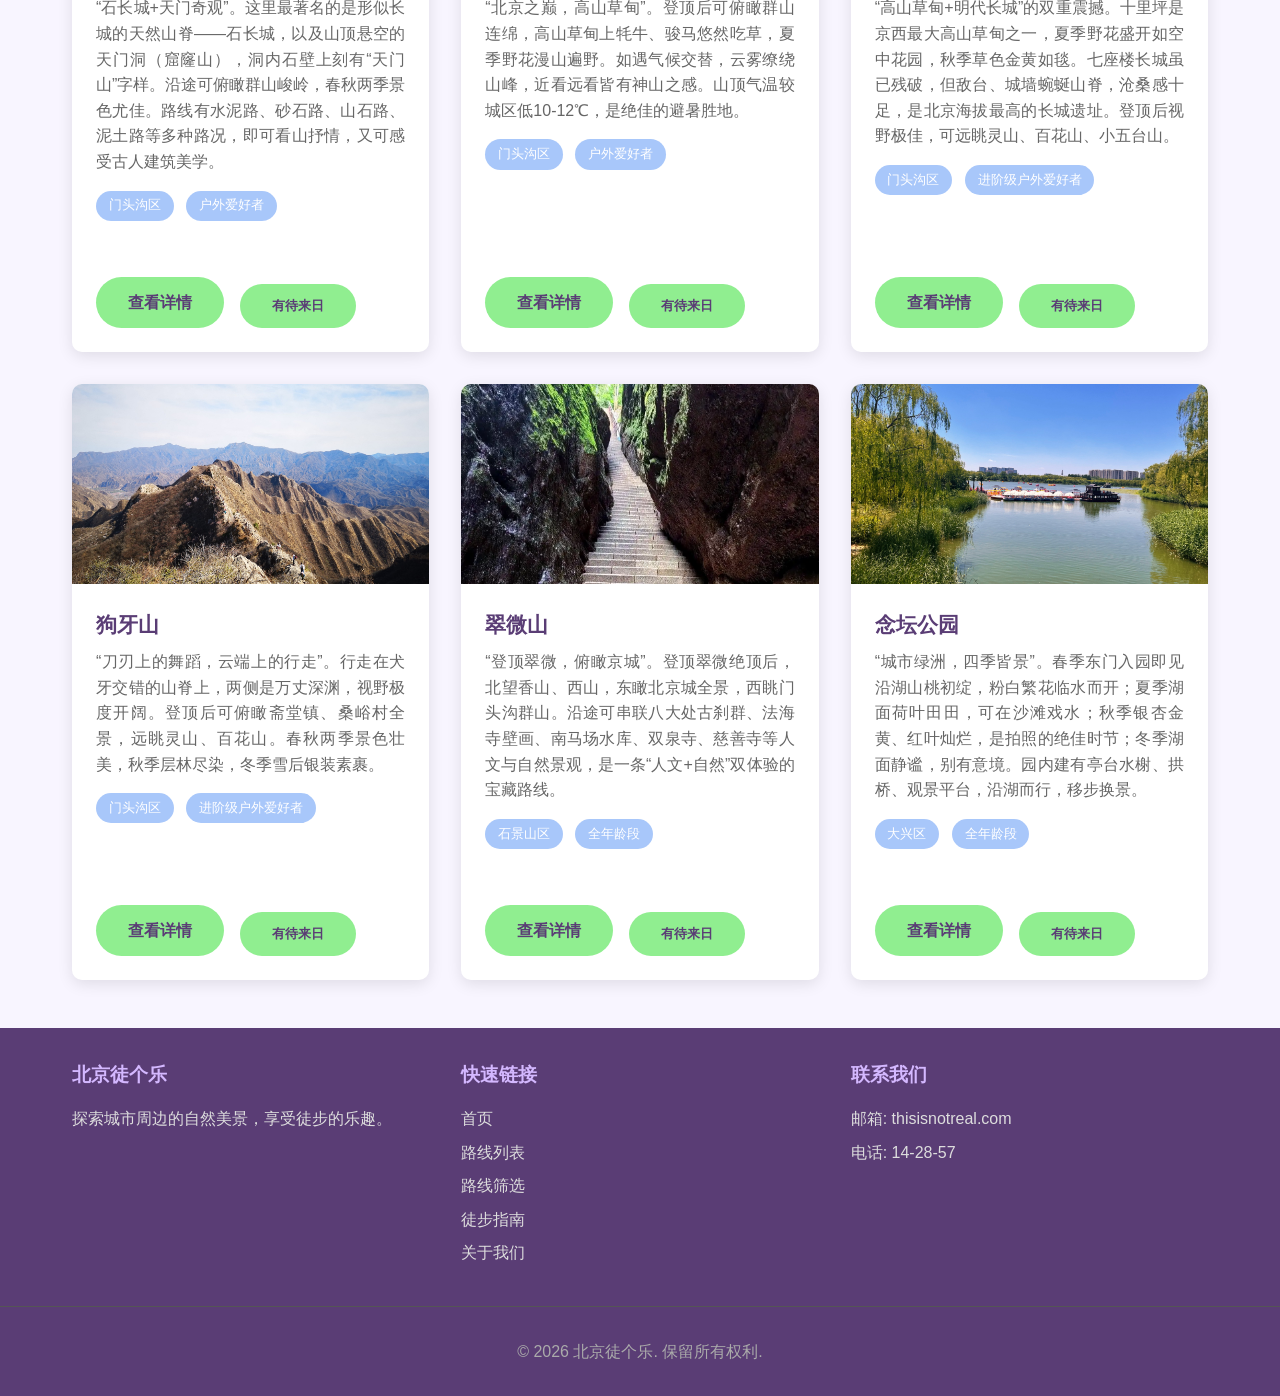
<file: filter.html>
<!DOCTYPE html>
<html lang="zh-CN">
<head>
    <meta charset="UTF-8">
    <meta name="viewport" content="width=device-width, initial-scale=1.0">
    <title>路线筛选 - 北京徒个乐</title>
    <link rel="stylesheet" href="css/main.css">
    <link rel="icon" href="https://trae-api-cn.mchost.guru/api/ide/v1/text_to_image?prompt=hiking%20icon%20purple%20color&image_size=square">
</head>
<body>
    <!-- 导航栏 -->
    <header>
        <nav>
            <a href="index.html" class="logo">北京徒个乐</a>
            <ul class="nav-links">
                <li><a href="index.html">首页</a></li>
                <li><a href="routes.html">路线列表</a></li>
                <li><a href="filter.html">路线筛选</a></li>
                <li><a href="guide.html">徒步指南</a></li>
                <li><a href="community.html">徒步社区</a></li>
                <li><a href="profile.html">个人主页</a></li>
                <li><a href="resources.html">资源汇总</a></li>
                <li><a href="about.html">关于我们</a></li>
            </ul>
        </nav>
    </header>

    <!-- 页面标题 -->
    <section style="background: linear-gradient(135deg, var(--primary-color), var(--secondary-color)); padding: 3rem 0; text-align: center; color: white;">
        <h1>路线筛选</h1>
        <p>根据您的需求筛选出最适合的徒步路线</p>
    </section>

    <!-- 筛选表单 -->
    <section class="container">
        <div class="filter-container">
            <form id="filter-form" class="filter-form">
                <div class="filter-group">
                    <label for="area">所在区域</label>
                    <select id="area">
                        <option value="">全部区域</option>
                        <!-- 区域选项将通过JavaScript动态生成 -->
                    </select>
                </div>
                <div class="filter-group">
                    <label for="difficulty">适合人群</label>
                    <select id="difficulty">
                        <option value="">全部人群</option>
                        <!-- 难度选项将通过JavaScript动态生成 -->
                    </select>
                </div>
                <div class="filter-group">
                    <label for="season">最佳季节</label>
                    <select id="season">
                        <option value="">全部季节</option>
                        <!-- 季节选项将通过JavaScript动态生成 -->
                    </select>
                </div>


                <button type="submit" class="filter-btn">筛选路线</button>
            </form>
        </div>
    </section>

    <!-- 筛选结果 -->
    <section class="container">
        <h2 style="text-align: center; margin: 2rem 0; color: var(--dark-color);">筛选结果</h2>
        <div id="filtered-routes" class="grid">
            <!-- 筛选结果将通过JavaScript动态生成 -->
            <div class="loading">
                <div class="loading-spinner"></div>
            </div>
        </div>
    </section>

    <!-- 页脚 -->
    <footer>
        <div class="footer-content">
            <div class="footer-section">
                <h3>北京徒个乐</h3>
                <p>探索城市周边的自然美景，享受徒步的乐趣。</p>
            </div>
            <div class="footer-section">
                <h3>快速链接</h3>
                <a href="index.html">首页</a>
                <a href="routes.html">路线列表</a>
                <a href="filter.html">路线筛选</a>
                <a href="guide.html">徒步指南</a>
                <a href="about.html">关于我们</a>
            </div>
            <div class="footer-section">
                <h3>联系我们</h3>
                <p>邮箱: thisisnotreal.com</p>
                <p>电话: 14-28-57</p>
            </div>
        </div>
        <div class="footer-bottom">
            <p>&copy; 2026 北京徒个乐. 保留所有权利.</p>
        </div>
    </footer>

    <!-- 滚动到顶部按钮 -->
    <button id="scroll-to-top" style="position: fixed; bottom: 2rem; right: 2rem; background: var(--primary-color); color: white; border: none; border-radius: 50%; width: 50px; height: 50px; display: none; cursor: pointer; box-shadow: 0 4px 10px rgba(0,0,0,0.2); transition: all 0.3s ease;" onclick="scrollToTop()">↑</button>

    <!-- JavaScript -->
    <script src="js/main.js"></script>
</body>
</html>
</file>
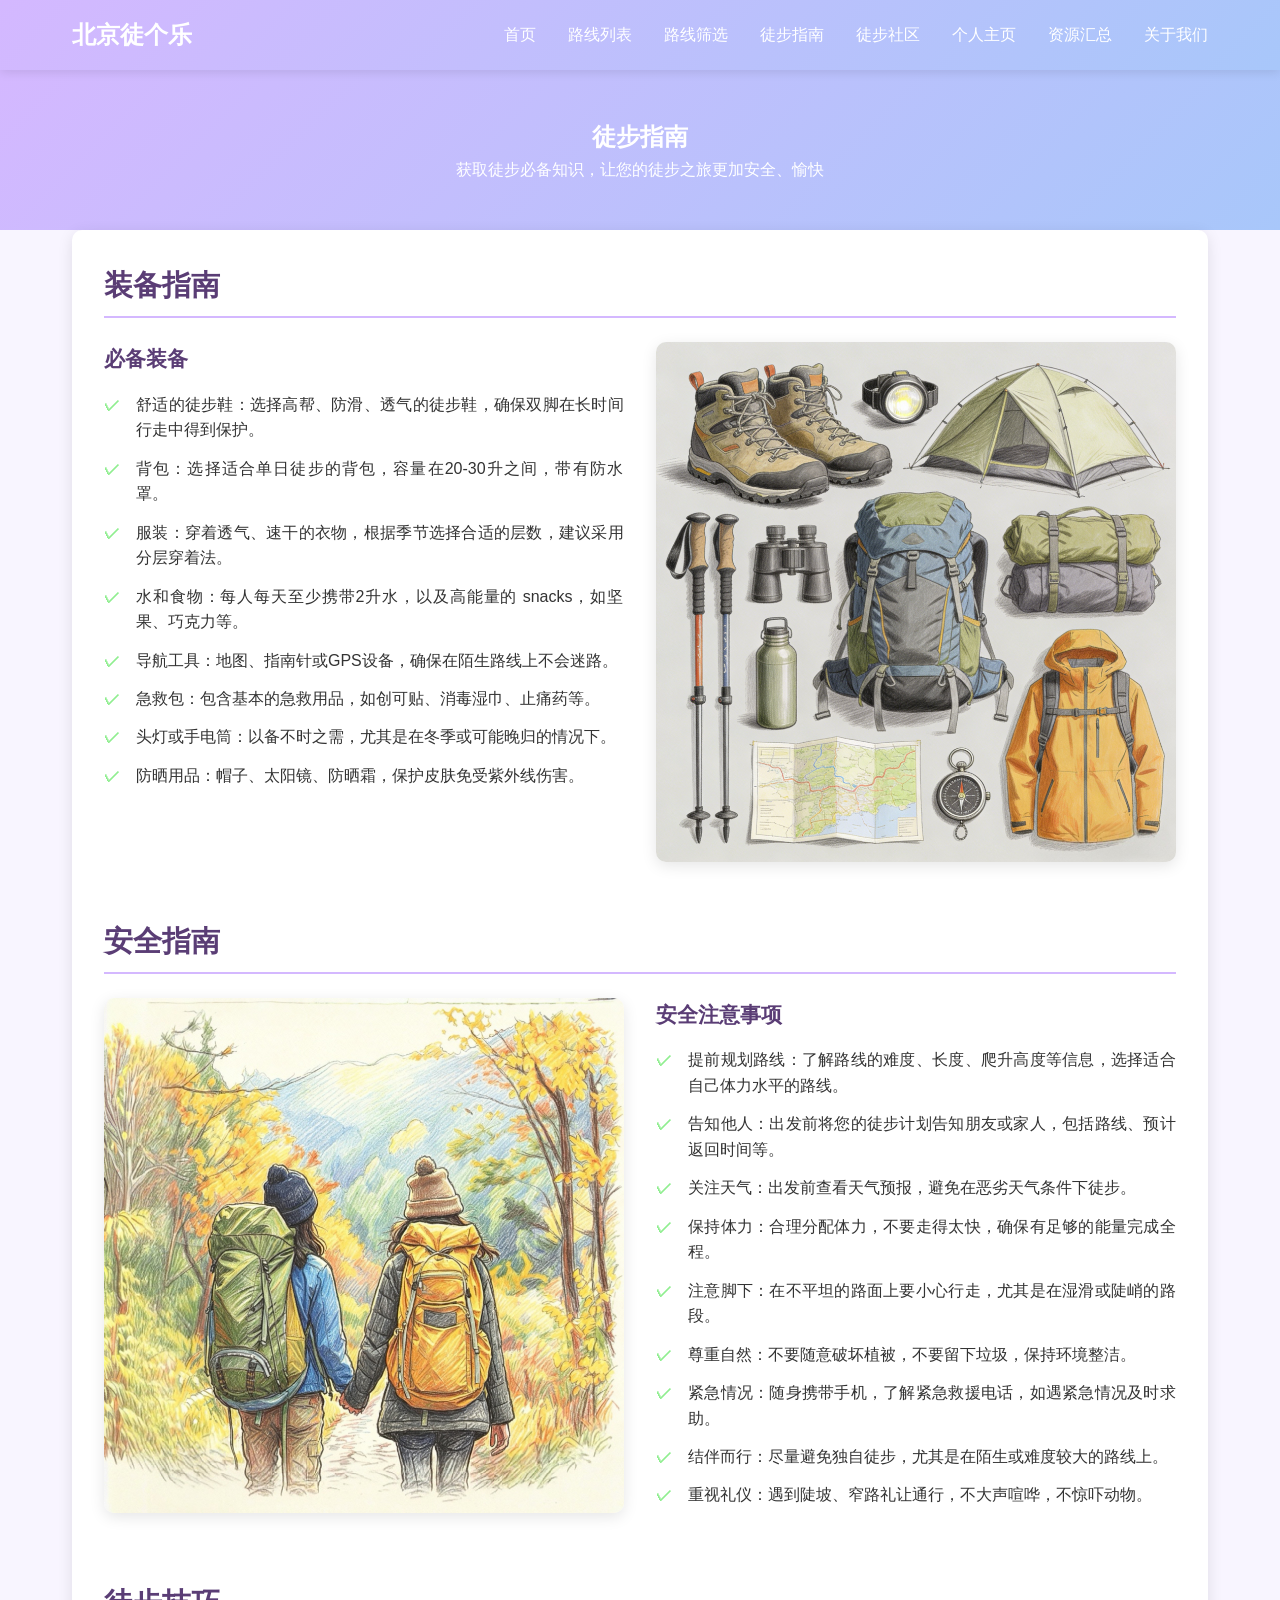
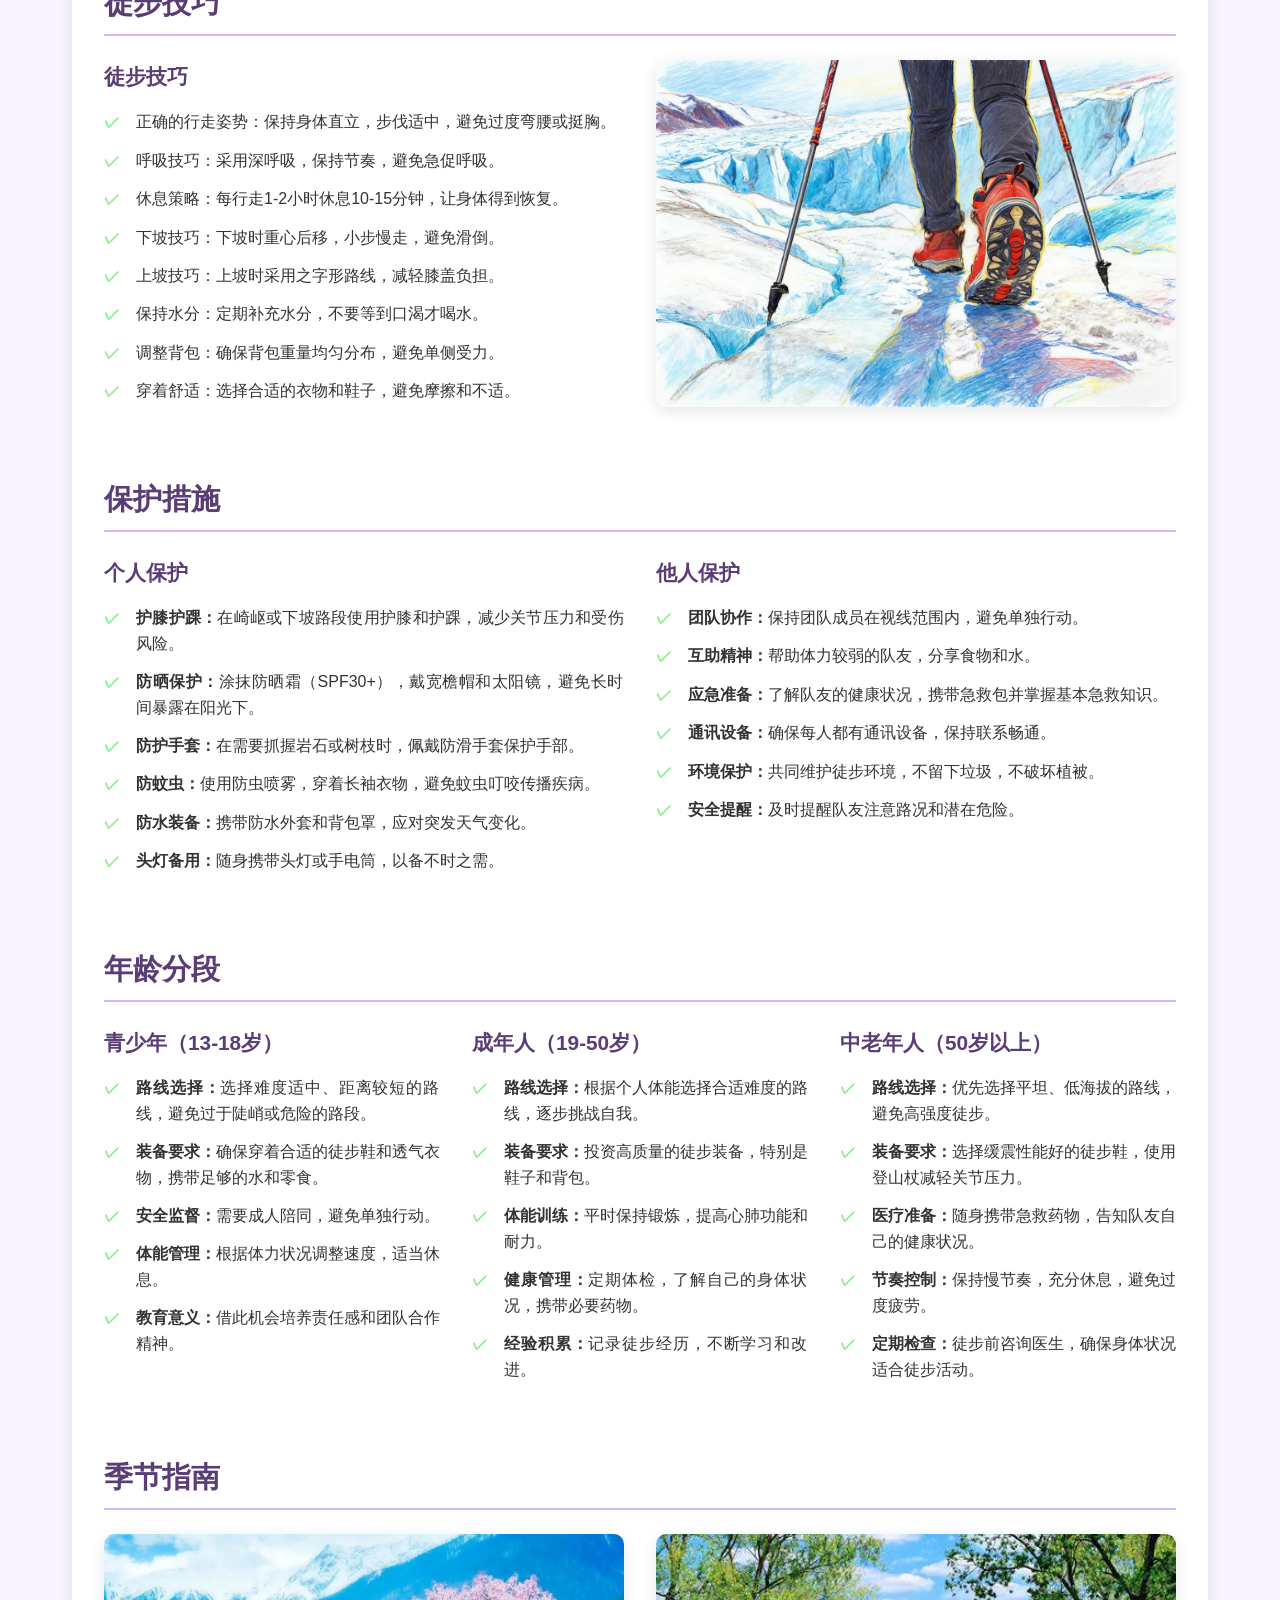
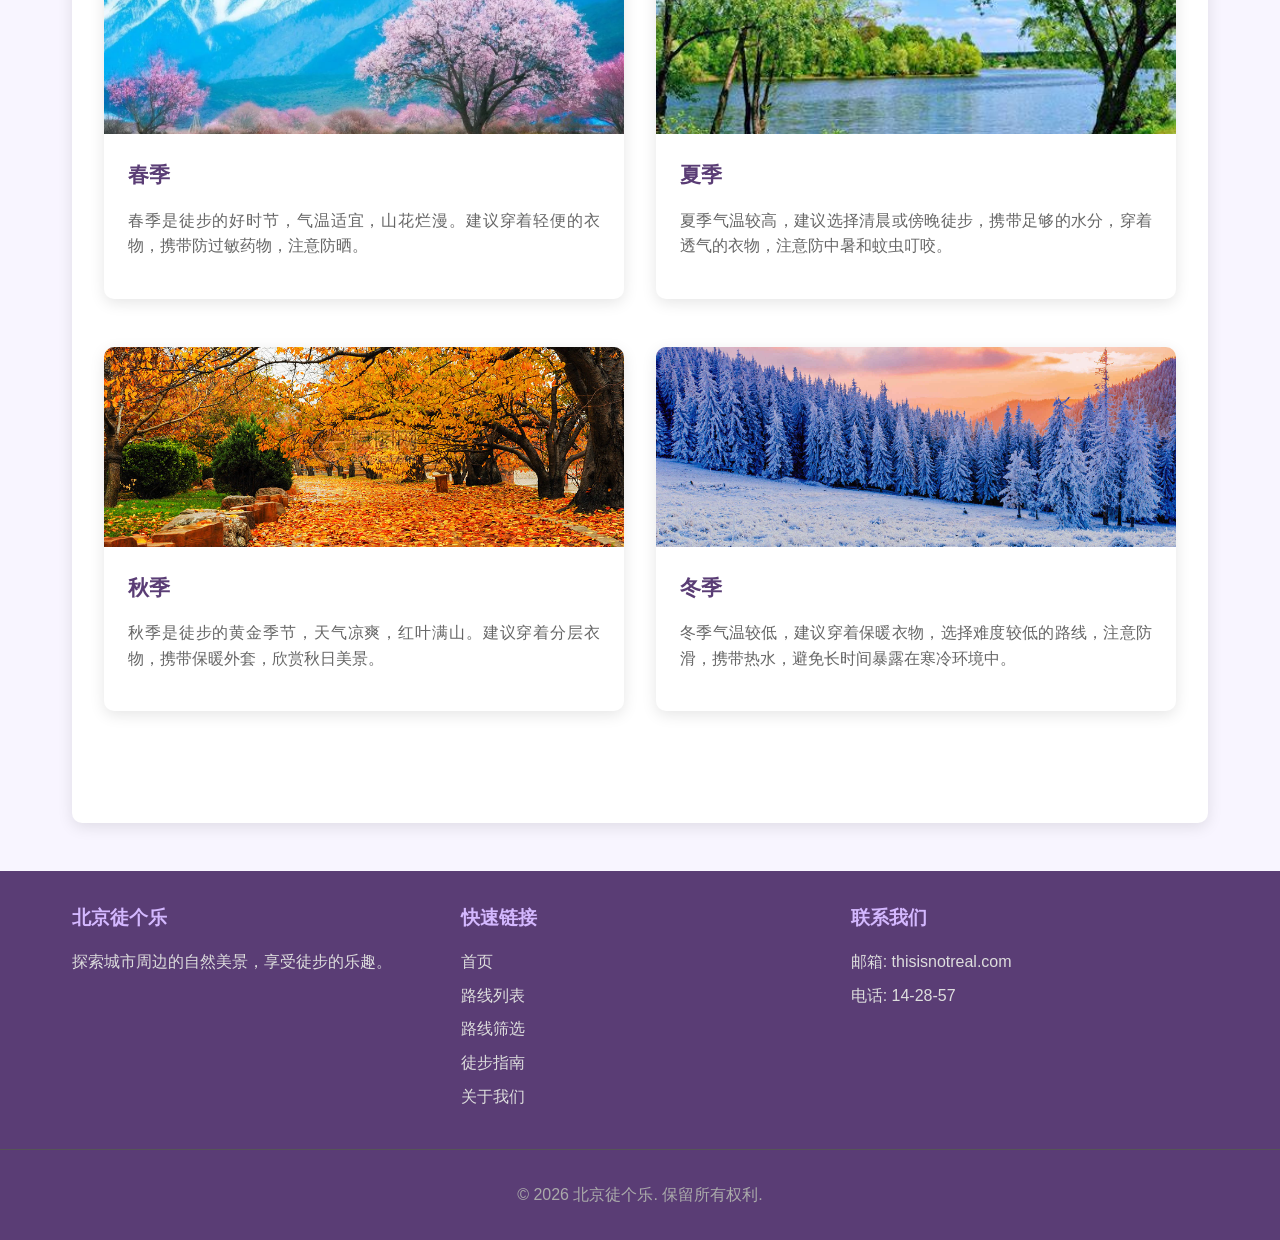
<file: guide.html>
<!DOCTYPE html>
<html lang="zh-CN">
<head>
    <meta charset="UTF-8">
    <meta name="viewport" content="width=device-width, initial-scale=1.0">
    <title>徒步指南 - 北京徒个乐</title>
    <link rel="stylesheet" href="css/main.css">
    <link rel="icon" href="https://trae-api-cn.mchost.guru/api/ide/v1/text_to_image?prompt=hiking%20icon%20purple%20color&image_size=square">
</head>
<body>
    <!-- 导航栏 -->
    <header>
        <nav>
            <a href="index.html" class="logo">北京徒个乐</a>
            <ul class="nav-links">
                <li><a href="index.html">首页</a></li>
                <li><a href="routes.html">路线列表</a></li>
                <li><a href="filter.html">路线筛选</a></li>
                <li><a href="guide.html">徒步指南</a></li>
                <li><a href="community.html">徒步社区</a></li>
                <li><a href="profile.html">个人主页</a></li>
                <li><a href="resources.html">资源汇总</a></li>
                <li><a href="about.html">关于我们</a></li>
            </ul>
        </nav>
    </header>

    <!-- 页面标题 -->
    <section style="background: linear-gradient(135deg, var(--primary-color), var(--secondary-color)); padding: 3rem 0; text-align: center; color: white;">
        <h1>徒步指南</h1>
        <p>获取徒步必备知识，让您的徒步之旅更加安全、愉快</p>
    </section>

    <!-- 指南内容 -->
    <section class="container">
        <div class="guide-container">
            <!-- 装备指南 -->
            <div class="guide-section">
                <h2>装备指南</h2>
                <div style="display: flex; flex-wrap: wrap; gap: 2rem; margin-bottom: 2rem;">
                    <div style="flex: 1; min-width: 300px;">
                        <h3>必备装备</h3>
                        <ul class="guide-list">
                            <li>舒适的徒步鞋：选择高帮、防滑、透气的徒步鞋，确保双脚在长时间行走中得到保护。</li>
                            <li>背包：选择适合单日徒步的背包，容量在20-30升之间，带有防水罩。</li>
                            <li>服装：穿着透气、速干的衣物，根据季节选择合适的层数，建议采用分层穿着法。</li>
                            <li>水和食物：每人每天至少携带2升水，以及高能量的 snacks，如坚果、巧克力等。</li>
                            <li>导航工具：地图、指南针或GPS设备，确保在陌生路线上不会迷路。</li>
                            <li>急救包：包含基本的急救用品，如创可贴、消毒湿巾、止痛药等。</li>
                            <li>头灯或手电筒：以备不时之需，尤其是在冬季或可能晚归的情况下。</li>
                            <li>防晒用品：帽子、太阳镜、防晒霜，保护皮肤免受紫外线伤害。</li>
                        </ul>
                    </div>
                    <div style="flex: 1; min-width: 300px;">
                    <img src="pic6.jpg" alt="徒步装备" style="width: 100%; border-radius: 10px; box-shadow: 0 4px 15px rgba(0,0,0,0.1);">
                </div>
                </div>
            </div>

            <!-- 安全指南 -->
            <div class="guide-section">
                <h2>安全指南</h2>
                <div style="display: flex; flex-wrap: wrap; gap: 2rem; margin-bottom: 2rem;">
                    <div style="flex: 1; min-width: 300px;">
                    <img src="pic7.jpg" alt="徒步安全" style="width: 100%; border-radius: 10px; box-shadow: 0 4px 15px rgba(0,0,0,0.1);">
                </div>
                    <div style="flex: 1; min-width: 300px;">
                        <h3>安全注意事项</h3>
                        <ul class="guide-list">
                            <li>提前规划路线：了解路线的难度、长度、爬升高度等信息，选择适合自己体力水平的路线。</li>
                            <li>告知他人：出发前将您的徒步计划告知朋友或家人，包括路线、预计返回时间等。</li>
                            <li>关注天气：出发前查看天气预报，避免在恶劣天气条件下徒步。</li>
                            <li>保持体力：合理分配体力，不要走得太快，确保有足够的能量完成全程。</li>
                            <li>注意脚下：在不平坦的路面上要小心行走，尤其是在湿滑或陡峭的路段。</li>
                            <li>尊重自然：不要随意破坏植被，不要留下垃圾，保持环境整洁。</li>
                            <li>紧急情况：随身携带手机，了解紧急救援电话，如遇紧急情况及时求助。</li>
                            <li>结伴而行：尽量避免独自徒步，尤其是在陌生或难度较大的路线上。</li>
                            <li>重视礼仪：遇到陡坡、窄路礼让通行，不大声喧哗，不惊吓动物。</li>
                        </ul>
                    </div>
                </div>
            </div>

            <!-- 徒步技巧 -->
            <div class="guide-section">
                <h2>徒步技巧</h2>
                <div style="display: flex; flex-wrap: wrap; gap: 2rem; margin-bottom: 2rem;">
                    <div style="flex: 1; min-width: 300px;">
                        <h3>徒步技巧</h3>
                        <ul class="guide-list">
                            <li>正确的行走姿势：保持身体直立，步伐适中，避免过度弯腰或挺胸。</li>
                            <li>呼吸技巧：采用深呼吸，保持节奏，避免急促呼吸。</li>
                            <li>休息策略：每行走1-2小时休息10-15分钟，让身体得到恢复。</li>
                            <li>下坡技巧：下坡时重心后移，小步慢走，避免滑倒。</li>
                            <li>上坡技巧：上坡时采用之字形路线，减轻膝盖负担。</li>
                            <li>保持水分：定期补充水分，不要等到口渴才喝水。</li>
                            <li>调整背包：确保背包重量均匀分布，避免单侧受力。</li>
                            <li>穿着舒适：选择合适的衣物和鞋子，避免摩擦和不适。</li>
                        </ul>
                    </div>
                    <div style="flex: 1; min-width: 300px;">
                    <img src="pic8.jpg" alt="徒步技巧" style="width: 100%; border-radius: 10px; box-shadow: 0 4px 15px rgba(0,0,0,0.1);">
                </div>
                </div>
            </div>

            <!-- 保护措施 -->
            <div class="guide-section">
                <h2>保护措施</h2>
                <div style="display: flex; flex-wrap: wrap; gap: 2rem; margin-bottom: 2rem;">
                    <div style="flex: 1; min-width: 300px;">
                        <h3>个人保护</h3>
                        <ul class="guide-list">
                            <li><strong>护膝护踝：</strong>在崎岖或下坡路段使用护膝和护踝，减少关节压力和受伤风险。</li>
                            <li><strong>防晒保护：</strong>涂抹防晒霜（SPF30+），戴宽檐帽和太阳镜，避免长时间暴露在阳光下。</li>
                            <li><strong>防护手套：</strong>在需要抓握岩石或树枝时，佩戴防滑手套保护手部。</li>
                            <li><strong>防蚊虫：</strong>使用防虫喷雾，穿着长袖衣物，避免蚊虫叮咬传播疾病。</li>
                            <li><strong>防水装备：</strong>携带防水外套和背包罩，应对突发天气变化。</li>
                            <li><strong>头灯备用：</strong>随身携带头灯或手电筒，以备不时之需。</li>
                        </ul>
                    </div>
                    <div style="flex: 1; min-width: 300px;">
                        <h3>他人保护</h3>
                        <ul class="guide-list">
                            <li><strong>团队协作：</strong>保持团队成员在视线范围内，避免单独行动。</li>
                            <li><strong>互助精神：</strong>帮助体力较弱的队友，分享食物和水。</li>
                            <li><strong>应急准备：</strong>了解队友的健康状况，携带急救包并掌握基本急救知识。</li>
                            <li><strong>通讯设备：</strong>确保每人都有通讯设备，保持联系畅通。</li>
                            <li><strong>环境保护：</strong>共同维护徒步环境，不留下垃圾，不破坏植被。</li>
                            <li><strong>安全提醒：</strong>及时提醒队友注意路况和潜在危险。</li>
                        </ul>
                    </div>
                </div>
            </div>

            <!-- 年龄分段 -->
            <div class="guide-section">
                <h2>年龄分段</h2>
                <div style="display: flex; flex-wrap: wrap; gap: 2rem; margin-bottom: 2rem;">
                    <div style="flex: 1; min-width: 300px;">
                        <h3>青少年（13-18岁）</h3>
                        <ul class="guide-list">
                            <li><strong>路线选择：</strong>选择难度适中、距离较短的路线，避免过于陡峭或危险的路段。</li>
                            <li><strong>装备要求：</strong>确保穿着合适的徒步鞋和透气衣物，携带足够的水和零食。</li>
                            <li><strong>安全监督：</strong>需要成人陪同，避免单独行动。</li>
                            <li><strong>体能管理：</strong>根据体力状况调整速度，适当休息。</li>
                            <li><strong>教育意义：</strong>借此机会培养责任感和团队合作精神。</li>
                        </ul>
                    </div>
                    <div style="flex: 1; min-width: 300px;">
                        <h3>成年人（19-50岁）</h3>
                        <ul class="guide-list">
                            <li><strong>路线选择：</strong>根据个人体能选择合适难度的路线，逐步挑战自我。</li>
                            <li><strong>装备要求：</strong>投资高质量的徒步装备，特别是鞋子和背包。</li>
                            <li><strong>体能训练：</strong>平时保持锻炼，提高心肺功能和耐力。</li>
                            <li><strong>健康管理：</strong>定期体检，了解自己的身体状况，携带必要药物。</li>
                            <li><strong>经验积累：</strong>记录徒步经历，不断学习和改进。</li>
                        </ul>
                    </div>
                    <div style="flex: 1; min-width: 300px;">
                        <h3>中老年人（50岁以上）</h3>
                        <ul class="guide-list">
                            <li><strong>路线选择：</strong>优先选择平坦、低海拔的路线，避免高强度徒步。</li>
                            <li><strong>装备要求：</strong>选择缓震性能好的徒步鞋，使用登山杖减轻关节压力。</li>
                            <li><strong>医疗准备：</strong>随身携带急救药物，告知队友自己的健康状况。</li>
                            <li><strong>节奏控制：</strong>保持慢节奏，充分休息，避免过度疲劳。</li>
                            <li><strong>定期检查：</strong>徒步前咨询医生，确保身体状况适合徒步活动。</li>
                        </ul>
                    </div>
                </div>
            </div>

            <!-- 季节指南 -->
            <div class="guide-section">
                <h2>季节指南</h2>
                <div style="display: flex; flex-direction: column; gap: 1rem;">
                    <!-- 春夏季节 -->
                    <div style="display: flex; flex-wrap: wrap; gap: 2rem;">
                        <div class="card fade-in" style="flex: 1; min-width: 250px;">
                            <div class="card-img" style="background-image: url('spring.png');"></div>
                            <div class="card-content">
                                <h3 class="card-title">春季</h3>
                                <p class="card-text">春季是徒步的好时节，气温适宜，山花烂漫。建议穿着轻便的衣物，携带防过敏药物，注意防晒。</p>
                            </div>
                        </div>
                        <div class="card fade-in" style="flex: 1; min-width: 250px;">
                            <div class="card-img" style="background-image: url('summer.png');"></div>
                            <div class="card-content">
                                <h3 class="card-title">夏季</h3>
                                <p class="card-text">夏季气温较高，建议选择清晨或傍晚徒步，携带足够的水分，穿着透气的衣物，注意防中暑和蚊虫叮咬。</p>
                            </div>
                        </div>
                    </div>
                    <!-- 秋冬季节 -->
                    <div style="display: flex; flex-wrap: wrap; gap: 2rem;">
                        <div class="card fade-in" style="flex: 1; min-width: 250px;">
                            <div class="card-img" style="background-image: url('autumn.png');"></div>
                            <div class="card-content">
                                <h3 class="card-title">秋季</h3>
                                <p class="card-text">秋季是徒步的黄金季节，天气凉爽，红叶满山。建议穿着分层衣物，携带保暖外套，欣赏秋日美景。</p>
                            </div>
                        </div>
                        <div class="card fade-in" style="flex: 1; min-width: 250px;">
                            <div class="card-img" style="background-image: url('winter.png');"></div>
                            <div class="card-content">
                                <h3 class="card-title">冬季</h3>
                                <p class="card-text">冬季气温较低，建议穿着保暖衣物，选择难度较低的路线，注意防滑，携带热水，避免长时间暴露在寒冷环境中。</p>
                            </div>
                        </div>
                    </div>
                </div>
            </div>
        </div>
    </section>

    <!-- 页脚 -->
    <footer>
        <div class="footer-content">
            <div class="footer-section">
                <h3>北京徒个乐</h3>
                <p>探索城市周边的自然美景，享受徒步的乐趣。</p>
            </div>
            <div class="footer-section">
                <h3>快速链接</h3>
                <a href="index.html">首页</a>
                <a href="routes.html">路线列表</a>
                <a href="filter.html">路线筛选</a>
                <a href="guide.html">徒步指南</a>
                <a href="about.html">关于我们</a>
            </div>
            <div class="footer-section">
                <h3>联系我们</h3>
                <p>邮箱: thisisnotreal.com</p>
                <p>电话: 14-28-57</p>
            </div>
        </div>
        <div class="footer-bottom">
            <p>&copy; 2026 北京徒个乐. 保留所有权利.</p>
        </div>
    </footer>

    <!-- 滚动到顶部按钮 -->
    <button id="scroll-to-top" style="position: fixed; bottom: 2rem; right: 2rem; background: var(--primary-color); color: white; border: none; border-radius: 50%; width: 50px; height: 50px; display: none; cursor: pointer; box-shadow: 0 4px 10px rgba(0,0,0,0.2); transition: all 0.3s ease;" onclick="scrollToTop()">↑</button>

    <!-- JavaScript -->
    <script src="js/main.js"></script>
</body>
</html>
</file>
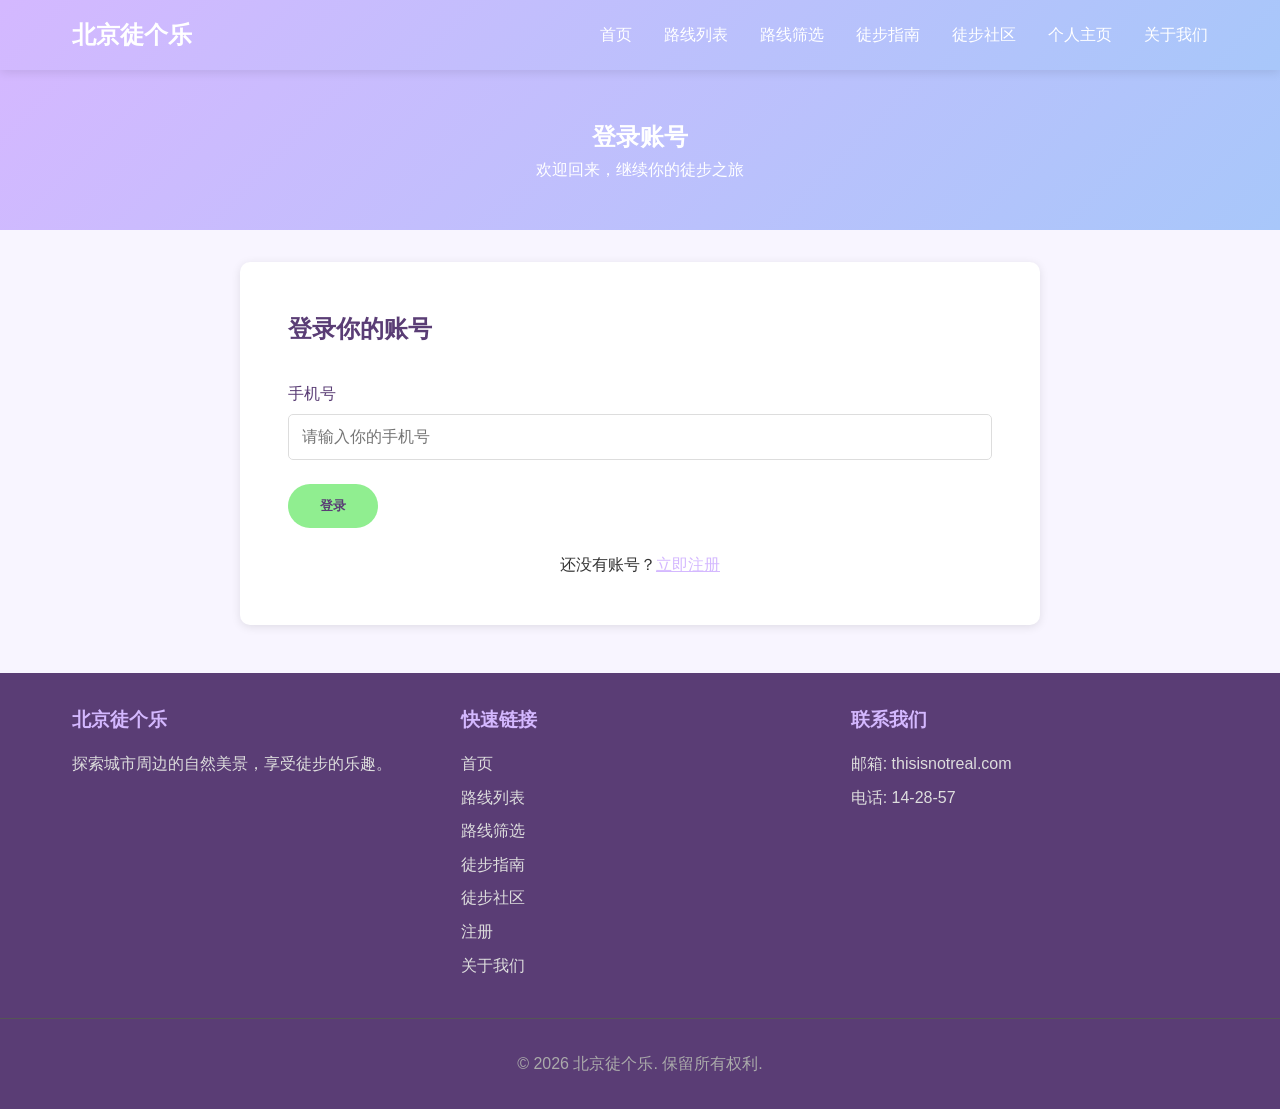
<file: login.html>
<!DOCTYPE html>
<html lang="zh-CN">
<head>
    <meta charset="UTF-8">
    <meta name="viewport" content="width=device-width, initial-scale=1.0">
    <title>登录 - 北京徒个乐</title>
    <link rel="stylesheet" href="css/main.css">
    <link rel="icon" href="https://trae-api-cn.mchost.guru/api/ide/v1/text_to_image?prompt=hiking%20icon%20purple%20color&image_size=square">
</head>
<body>
    <!-- 导航栏 -->
    <header>
        <nav>
            <a href="index.html" class="logo">北京徒个乐</a>
            <ul class="nav-links">
                <li><a href="index.html">首页</a></li>
                <li><a href="routes.html">路线列表</a></li>
                <li><a href="filter.html">路线筛选</a></li>
                <li><a href="guide.html">徒步指南</a></li>
                <li><a href="community.html">徒步社区</a></li>
                <li><a href="profile.html">个人主页</a></li>
                <li><a href="about.html">关于我们</a></li>
            </ul>
        </nav>
    </header>

    <!-- 页面标题 -->
    <section style="background: linear-gradient(135deg, var(--primary-color), var(--secondary-color)); padding: 3rem 0; text-align: center; color: white;">
        <h1>登录账号</h1>
        <p>欢迎回来，继续你的徒步之旅</p>
    </section>

    <!-- 登录表单 -->
    <section class="container">
        <div class="register-container">
            <div class="register-form-container">
                <h2 style="color: var(--dark-color); margin-bottom: 2rem;">登录你的账号</h2>
                <form id="login-form" class="register-form">
                    <div class="form-group">
                        <label for="login-phone">手机号</label>
                        <input type="tel" id="login-phone" placeholder="请输入你的手机号" required>
                    </div>
                    
                    <button type="submit" class="btn">登录</button>
                    
                    <div style="margin-top: 1.5rem; text-align: center;">
                        <p>还没有账号？<a href="register.html" style="color: var(--primary-color); text-decoration: underline;">立即注册</a></p>
                    </div>
                </form>
            </div>
        </div>
    </section>

    <!-- 页脚 -->
    <footer>
        <div class="footer-content">
            <div class="footer-section">
                <h3>北京徒个乐</h3>
                <p>探索城市周边的自然美景，享受徒步的乐趣。</p>
            </div>
            <div class="footer-section">
                <h3>快速链接</h3>
                <a href="index.html">首页</a>
                <a href="routes.html">路线列表</a>
                <a href="filter.html">路线筛选</a>
                <a href="guide.html">徒步指南</a>
                <a href="community.html">徒步社区</a>
                <a href="register.html">注册</a>
                <a href="about.html">关于我们</a>
            </div>
            <div class="footer-section">
                <h3>联系我们</h3>
                <p>邮箱: thisisnotreal.com</p>
                <p>电话: 14-28-57</p>
            </div>
        </div>
        <div class="footer-bottom">
            <p>&copy; 2026 北京徒个乐. 保留所有权利.</p>
        </div>
    </footer>

    <!-- 滚动到顶部按钮 -->
    <button id="scroll-to-top" style="position: fixed; bottom: 2rem; right: 2rem; background: var(--primary-color); color: white; border: none; border-radius: 50%; width: 50px; height: 50px; display: none; cursor: pointer; box-shadow: 0 4px 10px rgba(0,0,0,0.2); transition: all 0.3s ease;" onclick="scrollToTop()">↑</button>

    <!-- JavaScript -->
    <script src="js/main.js"></script>
    <script src="js/auth.js"></script>
</body>
</html>
</file>
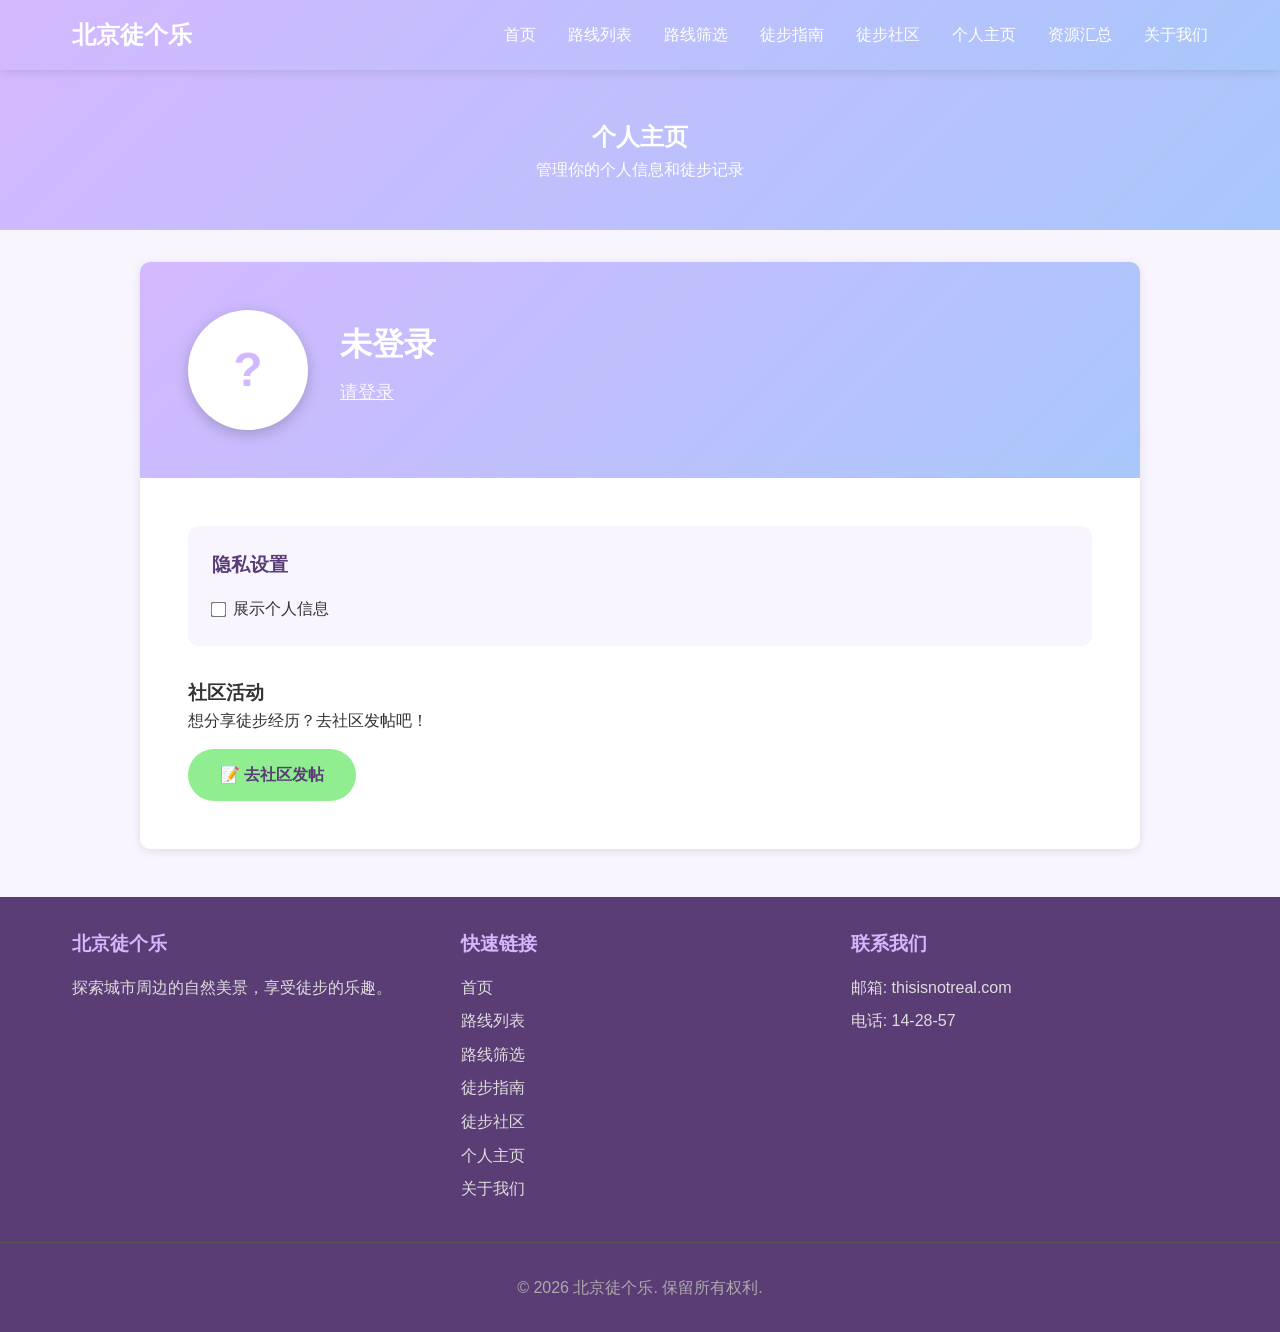
<file: profile.html>
<!DOCTYPE html>
<html lang="zh-CN">
<head>
    <meta charset="UTF-8">
    <meta name="viewport" content="width=device-width, initial-scale=1.0">
    <title>个人主页 - 北京徒个乐</title>
    <link rel="stylesheet" href="css/main.css">
    <link rel="icon" href="https://trae-api-cn.mchost.guru/api/ide/v1/text_to_image?prompt=hiking%20icon%20purple%20color&image_size=square">
</head>
<body>
    <!-- 导航栏 -->
    <header>
        <nav>
            <a href="index.html" class="logo">北京徒个乐</a>
            <ul class="nav-links">
                <li><a href="index.html">首页</a></li>
                <li><a href="routes.html">路线列表</a></li>
                <li><a href="filter.html">路线筛选</a></li>
                <li><a href="guide.html">徒步指南</a></li>
                <li><a href="community.html">徒步社区</a></li>
                <li><a href="profile.html">个人主页</a></li>
                <li><a href="resources.html">资源汇总</a></li>
                <li><a href="about.html">关于我们</a></li>
            </ul>
        </nav>
    </header>

    <!-- 页面标题 -->
    <section style="background: linear-gradient(135deg, var(--primary-color), var(--secondary-color)); padding: 3rem 0; text-align: center; color: white;">
        <h1>个人主页</h1>
        <p>管理你的个人信息和徒步记录</p>
    </section>

    <!-- 个人信息 -->
    <section class="container">
        <div class="profile-container">
            <div class="profile-header">
                <div class="profile-avatar">
                    <div id="user-avatar" class="avatar">?</div>
                </div>
                <div class="profile-info">
                    <h2 id="user-id">未登录</h2>
                    <p id="user-title" class="user-title"><a href="login.html" style="color: inherit; text-decoration: underline;">请登录</a></p>
                </div>
                <div class="profile-actions">
                    <button id="edit-profile-btn" class="btn">编辑资料</button>
                    <button id="logout-btn" class="btn" style="background: #ff6b6b;">退出登录</button>
                    <button id="delete-account-btn" class="btn" style="background: #e74c3c;">注销帐号</button>
                </div>
            </div>
            
            <div class="profile-content">
                <div class="profile-settings">
                    <h3>隐私设置</h3>
                    <div class="setting-item">
                        <label for="show-info">
                            <input type="checkbox" id="show-info">
                            <span>展示个人信息</span>
                        </label>
                    </div>
                </div>
                
                <div id="personal-info" class="personal-info">
                    <h3>个人信息</h3>
                    <div class="info-grid">
                        <div class="info-item">
                            <strong>性别:</strong>
                            <span id="user-gender">未设置</span>
                        </div>
                        <div class="info-item">
                            <strong>年龄:</strong>
                            <span id="user-age">未设置</span>
                        </div>
                        <div class="info-item">
                            <strong>邮箱:</strong>
                            <span id="user-email">未设置</span>
                        </div>
                        <div class="info-item">
                            <strong>个人简介:</strong>
                            <span id="user-bio">未设置</span>
                        </div>
                    </div>
                </div>
                
                <div id="empty-profile" class="empty-profile" style="display: none;">
                    <h3>这个人还在路上~</h3>
                    <p>期待你分享更多徒步经历</p>
                </div>
                
                <!-- 社区链接 -->
                <div class="profile-community">
                    <h3>社区活动</h3>
                    <p>想分享徒步经历？去社区发帖吧！</p>
                    <a href="community.html" class="btn" style="display: inline-block; margin-top: 1rem;">📝 去社区发帖</a>
                </div>
            </div>
        </div>
    </section>

    <!-- 编辑资料弹窗 -->
    <div id="edit-profile-modal" class="modal" style="display: none;">
        <div class="modal-content">
            <div class="modal-header">
                <h3>编辑个人资料</h3>
                <button id="close-modal" class="close-btn">&times;</button>
            </div>
            <form id="edit-form" class="edit-form">
                <div class="form-group">
                    <label for="edit-id">ID</label>
                    <input type="text" id="edit-id" required>
                </div>
                
                <div class="form-group">
                    <label for="edit-title">称号</label>
                    <select id="edit-title" required>
                        <option value="">请选择一个称号</option>
                        <option value="步道观光客">步道观光客</option>
                        <option value="山野体验官">山野体验官</option>
                        <option value="山脊追风者">山脊追风者</option>
                        <option value="路线探索家">路线探索家</option>
                        <option value="群山踏遍者">群山踏遍者</option>
                        <option value="巅峰挑战者">巅峰挑战者</option>
                        <option value="徒步干饭王">徒步干饭王</option>
                        <option value="拍照第一名">拍照第一名</option>
                        <option value="路痴导航员">路痴导航员</option>
                        <option value="山顶许愿家">山顶许愿家</option>
                        <option value="自然同行者">自然同行者</option>
                    </select>
                </div>
                
                <div class="form-group">
                    <label for="edit-gender">性别</label>
                    <div class="gender-options">
                        <label>
                            <input type="radio" name="edit-gender" value="男">
                            <span>男</span>
                        </label>
                        <label>
                            <input type="radio" name="edit-gender" value="女">
                            <span>女</span>
                        </label>
                        <label>
                            <input type="radio" name="edit-gender" value="其他">
                            <span>其他</span>
                        </label>
                    </div>
                </div>
                
                <div class="form-group">
                    <label for="edit-age">年龄</label>
                    <input type="number" id="edit-age" min="1" max="120" required>
                </div>
                
                <div class="form-group">
                    <label for="edit-email">邮箱</label>
                    <input type="email" id="edit-email">
                </div>
                
                <div class="form-group">
                    <label for="edit-bio">个人简介</label>
                    <textarea id="edit-bio" rows="3"></textarea>
                </div>
                
                <button type="submit" class="btn">保存</button>
            </form>
        </div>
    </div>

    <!-- 页脚 -->
    <footer>
        <div class="footer-content">
            <div class="footer-section">
                <h3>北京徒个乐</h3>
                <p>探索城市周边的自然美景，享受徒步的乐趣。</p>
            </div>
            <div class="footer-section">
                <h3>快速链接</h3>
                <a href="index.html">首页</a>
                <a href="routes.html">路线列表</a>
                <a href="filter.html">路线筛选</a>
                <a href="guide.html">徒步指南</a>
                <a href="community.html">徒步社区</a>
                <a href="profile.html">个人主页</a>
                <a href="about.html">关于我们</a>
            </div>
            <div class="footer-section">
                <h3>联系我们</h3>
                <p>邮箱: thisisnotreal.com</p>
                <p>电话: 14-28-57</p>
            </div>
        </div>
        <div class="footer-bottom">
            <p>&copy; 2026 北京徒个乐. 保留所有权利.</p>
        </div>
    </footer>

    <!-- 滚动到顶部按钮 -->
    <button id="scroll-to-top" style="position: fixed; bottom: 2rem; right: 2rem; background: var(--primary-color); color: white; border: none; border-radius: 50%; width: 50px; height: 50px; display: none; cursor: pointer; box-shadow: 0 4px 10px rgba(0,0,0,0.2); transition: all 0.3s ease;" onclick="scrollToTop()">↑</button>

    <!-- JavaScript -->
    <script src="js/main.js"></script>
    <script src="js/auth.js"></script>
</body>
</html>
</file>
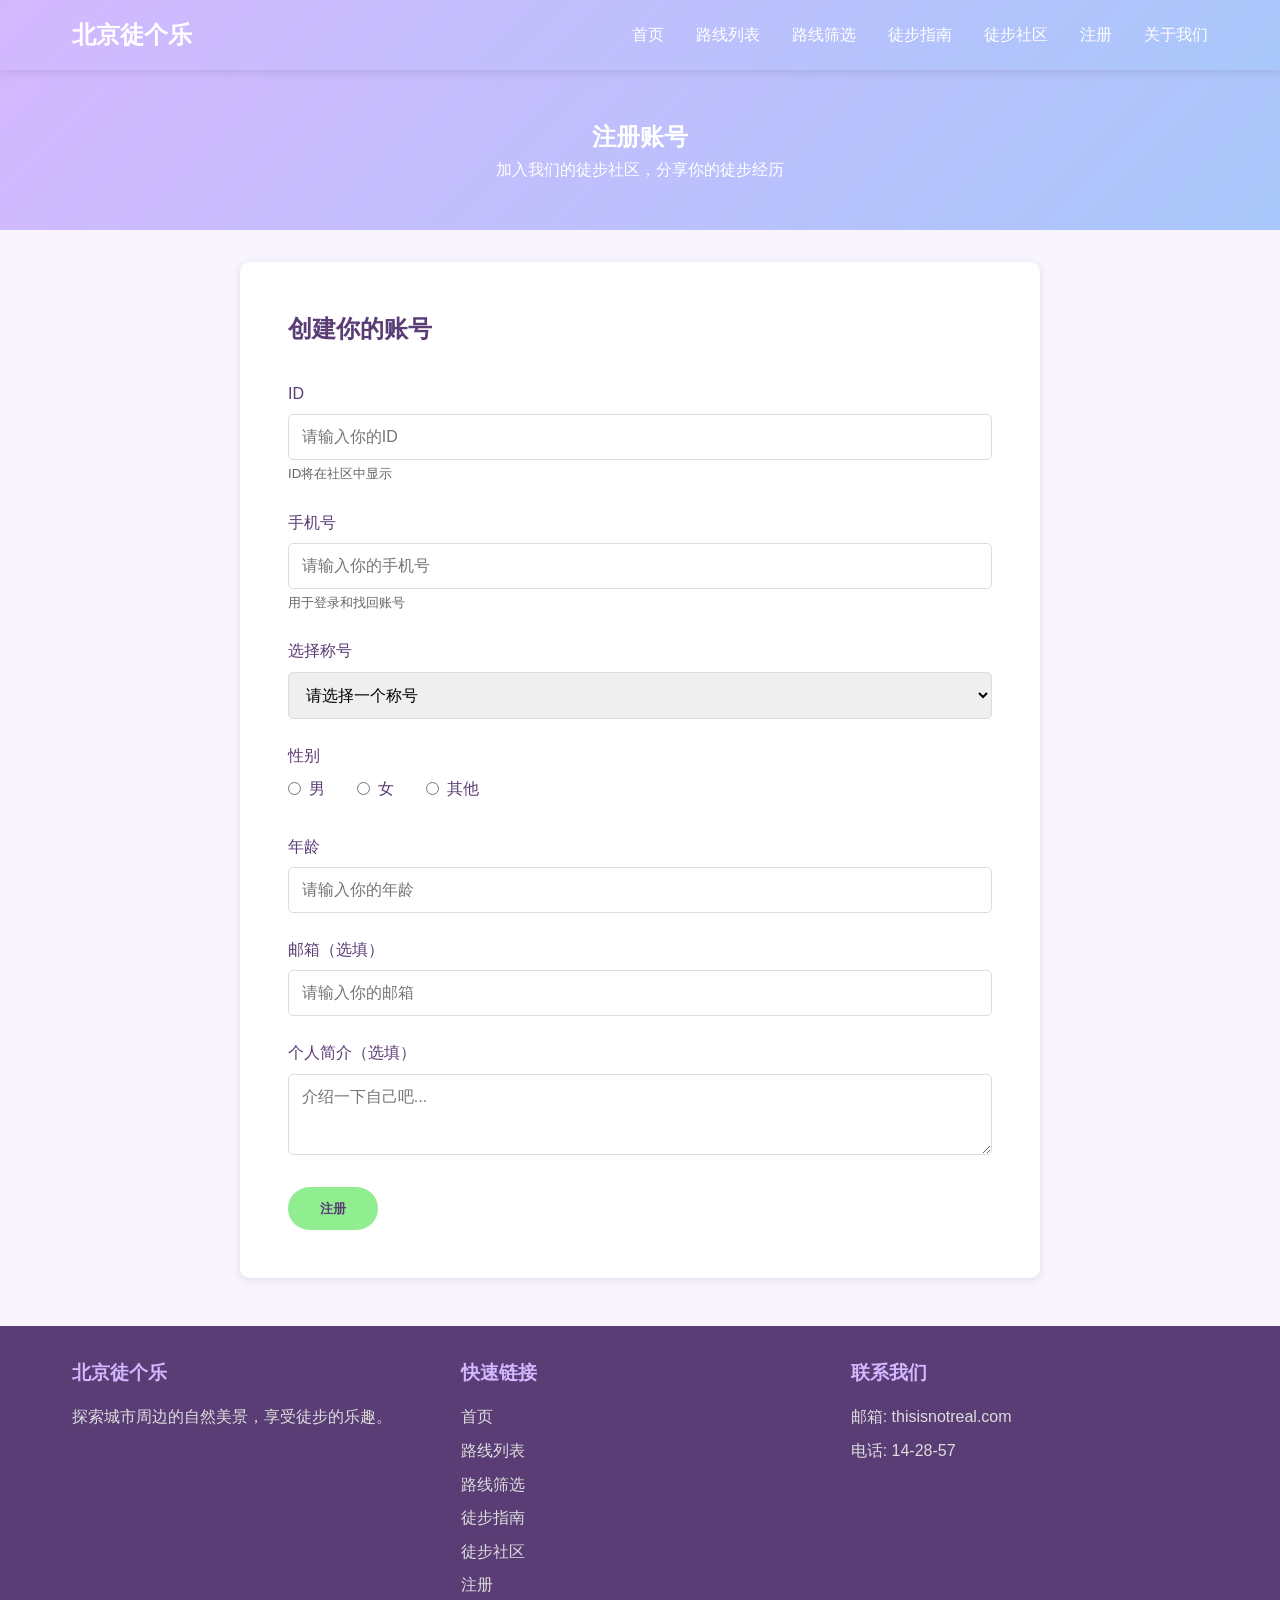
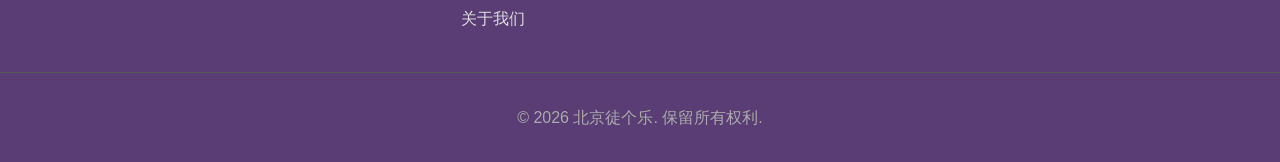
<file: register.html>
<!DOCTYPE html>
<html lang="zh-CN">
<head>
    <meta charset="UTF-8">
    <meta name="viewport" content="width=device-width, initial-scale=1.0">
    <title>注册账号 - 北京徒个乐</title>
    <link rel="stylesheet" href="css/main.css">
    <link rel="icon" href="https://trae-api-cn.mchost.guru/api/ide/v1/text_to_image?prompt=hiking%20icon%20purple%20color&image_size=square">
</head>
<body>
    <!-- 导航栏 -->
    <header>
        <nav>
            <a href="index.html" class="logo">北京徒个乐</a>
            <ul class="nav-links">
                <li><a href="index.html">首页</a></li>
                <li><a href="routes.html">路线列表</a></li>
                <li><a href="filter.html">路线筛选</a></li>
                <li><a href="guide.html">徒步指南</a></li>
                <li><a href="community.html">徒步社区</a></li>
                <li><a href="register.html" class="active">注册</a></li>
                <li><a href="about.html">关于我们</a></li>
            </ul>
        </nav>
    </header>

    <!-- 页面标题 -->
    <section style="background: linear-gradient(135deg, var(--primary-color), var(--secondary-color)); padding: 3rem 0; text-align: center; color: white;">
        <h1>注册账号</h1>
        <p>加入我们的徒步社区，分享你的徒步经历</p>
    </section>

    <!-- 注册表单 -->
    <section class="container">
        <div class="register-container">
            <div class="register-form-container">
                <h2 style="color: var(--dark-color); margin-bottom: 2rem;">创建你的账号</h2>
                <form id="register-form" class="register-form">
                    <div class="form-group">
                        <label for="user-id">ID</label>
                        <input type="text" id="user-id" placeholder="请输入你的ID" required>
                        <small style="color: #666;">ID将在社区中显示</small>
                    </div>
                    
                    <div class="form-group">
                        <label for="user-phone">手机号</label>
                        <input type="tel" id="user-phone" placeholder="请输入你的手机号" required>
                        <small style="color: #666;">用于登录和找回账号</small>
                    </div>
                    
                    <div class="form-group">
                        <label for="user-title">选择称号</label>
                        <select id="user-title" required>
                            <option value="">请选择一个称号</option>
                            <option value="步道观光客">步道观光客</option>
                            <option value="山野体验官">山野体验官</option>
                            <option value="山脊追风者">山脊追风者</option>
                            <option value="路线探索家">路线探索家</option>
                            <option value="群山踏遍者">群山踏遍者</option>
                            <option value="巅峰挑战者">巅峰挑战者</option>
                            <option value="徒步干饭王">徒步干饭王</option>
                            <option value="拍照第一名">拍照第一名</option>
                            <option value="路痴导航员">路痴导航员</option>
                            <option value="山顶许愿家">山顶许愿家</option>
                            <option value="自然同行者">自然同行者</option>
                        </select>
                    </div>
                    
                    <div class="form-group">
                        <label for="user-gender">性别</label>
                        <div class="gender-options">
                            <label>
                                <input type="radio" name="gender" value="男" required>
                                <span>男</span>
                            </label>
                            <label>
                                <input type="radio" name="gender" value="女">
                                <span>女</span>
                            </label>
                            <label>
                                <input type="radio" name="gender" value="其他">
                                <span>其他</span>
                            </label>
                        </div>
                    </div>
                    
                    <div class="form-group">
                        <label for="user-age">年龄</label>
                        <input type="number" id="user-age" min="1" max="120" placeholder="请输入你的年龄" required>
                    </div>
                    
                    <div class="form-group">
                        <label for="user-email">邮箱（选填）</label>
                        <input type="email" id="user-email" placeholder="请输入你的邮箱">
                    </div>
                    
                    <div class="form-group">
                        <label for="user-bio">个人简介（选填）</label>
                        <textarea id="user-bio" rows="3" placeholder="介绍一下自己吧..."></textarea>
                    </div>
                    
                    <button type="submit" class="btn">注册</button>
                </form>
            </div>
        </div>
    </section>

    <!-- 页脚 -->
    <footer>
        <div class="footer-content">
            <div class="footer-section">
                <h3>北京徒个乐</h3>
                <p>探索城市周边的自然美景，享受徒步的乐趣。</p>
            </div>
            <div class="footer-section">
                <h3>快速链接</h3>
                <a href="index.html">首页</a>
                <a href="routes.html">路线列表</a>
                <a href="filter.html">路线筛选</a>
                <a href="guide.html">徒步指南</a>
                <a href="community.html">徒步社区</a>
                <a href="register.html">注册</a>
                <a href="about.html">关于我们</a>
            </div>
            <div class="footer-section">
                <h3>联系我们</h3>
                <p>邮箱: thisisnotreal.com</p>
                <p>电话: 14-28-57</p>
            </div>
        </div>
        <div class="footer-bottom">
            <p>&copy; 2026 北京徒个乐. 保留所有权利.</p>
        </div>
    </footer>

    <!-- 滚动到顶部按钮 -->
    <button id="scroll-to-top" style="position: fixed; bottom: 2rem; right: 2rem; background: var(--primary-color); color: white; border: none; border-radius: 50%; width: 50px; height: 50px; display: none; cursor: pointer; box-shadow: 0 4px 10px rgba(0,0,0,0.2); transition: all 0.3s ease;" onclick="scrollToTop()">↑</button>

    <!-- JavaScript -->
    <script src="js/main.js"></script>
    <script src="js/auth.js"></script>
</body>
</html>
</file>
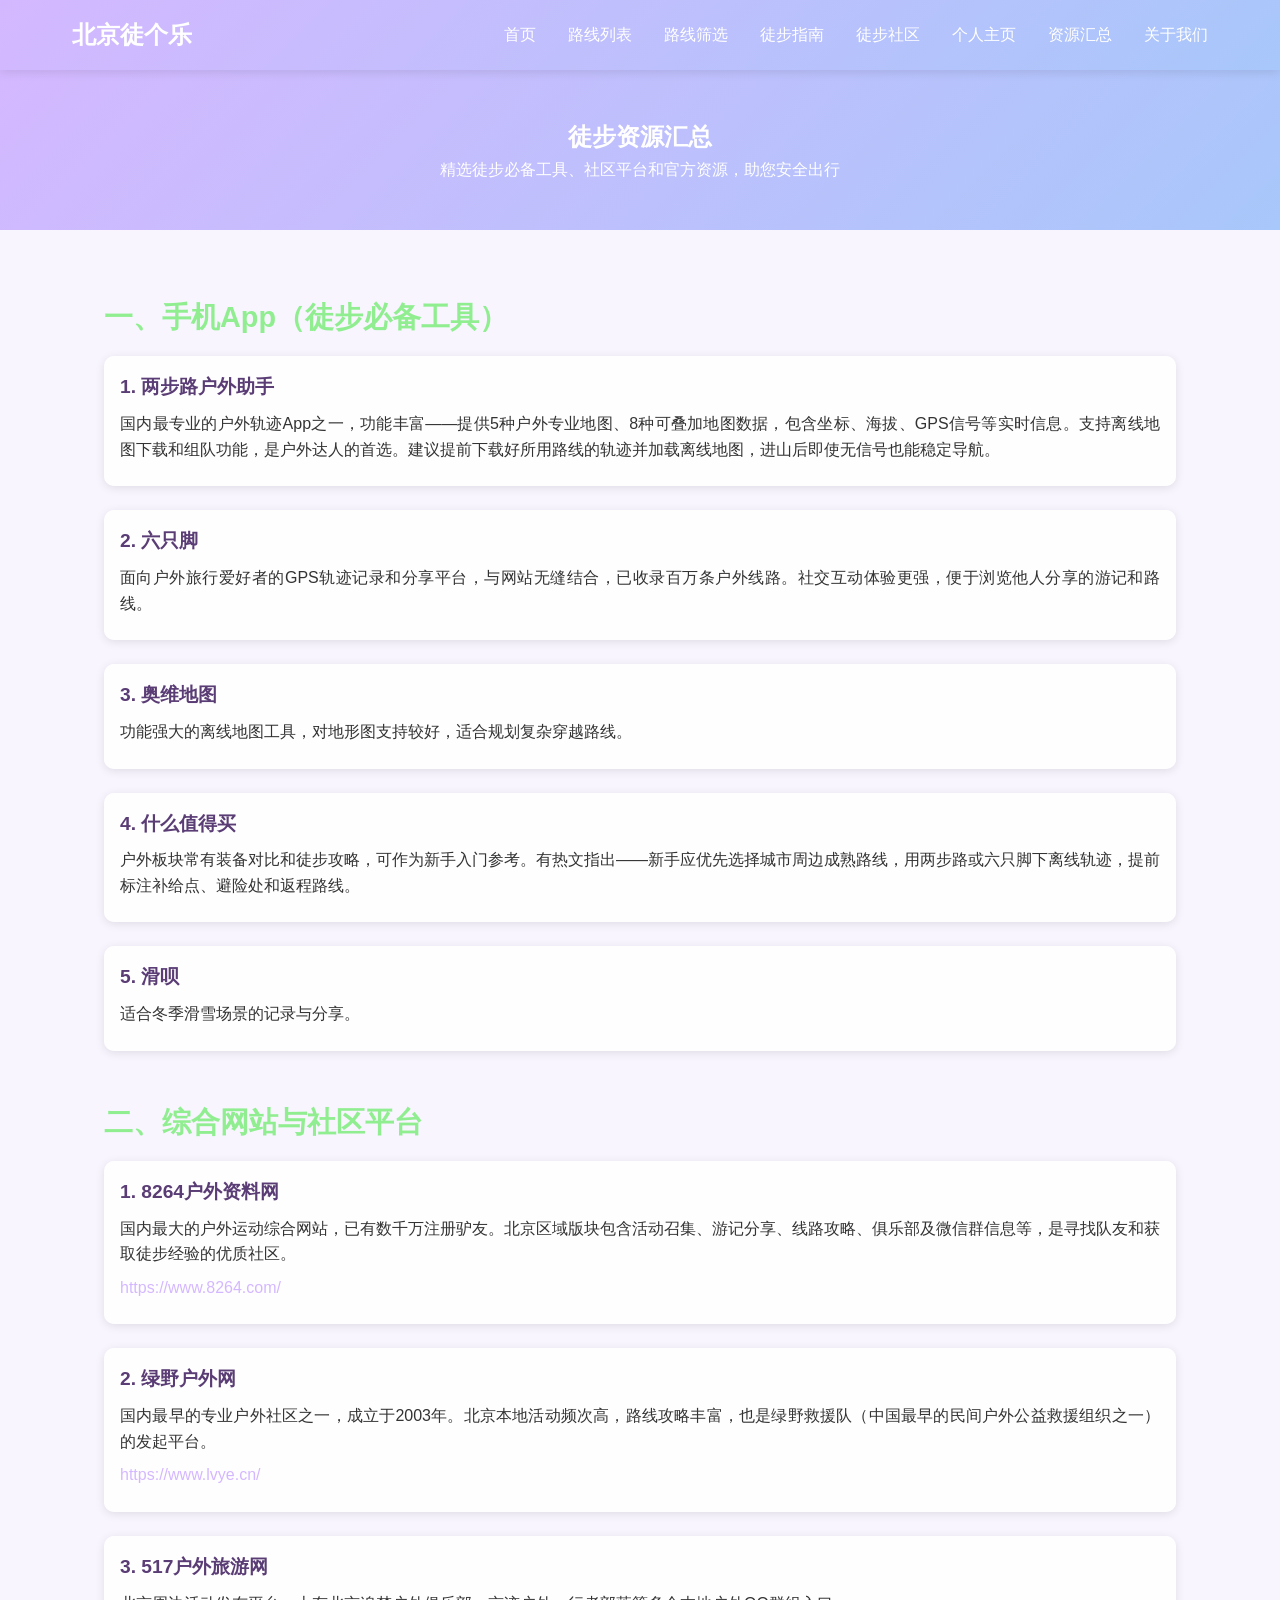
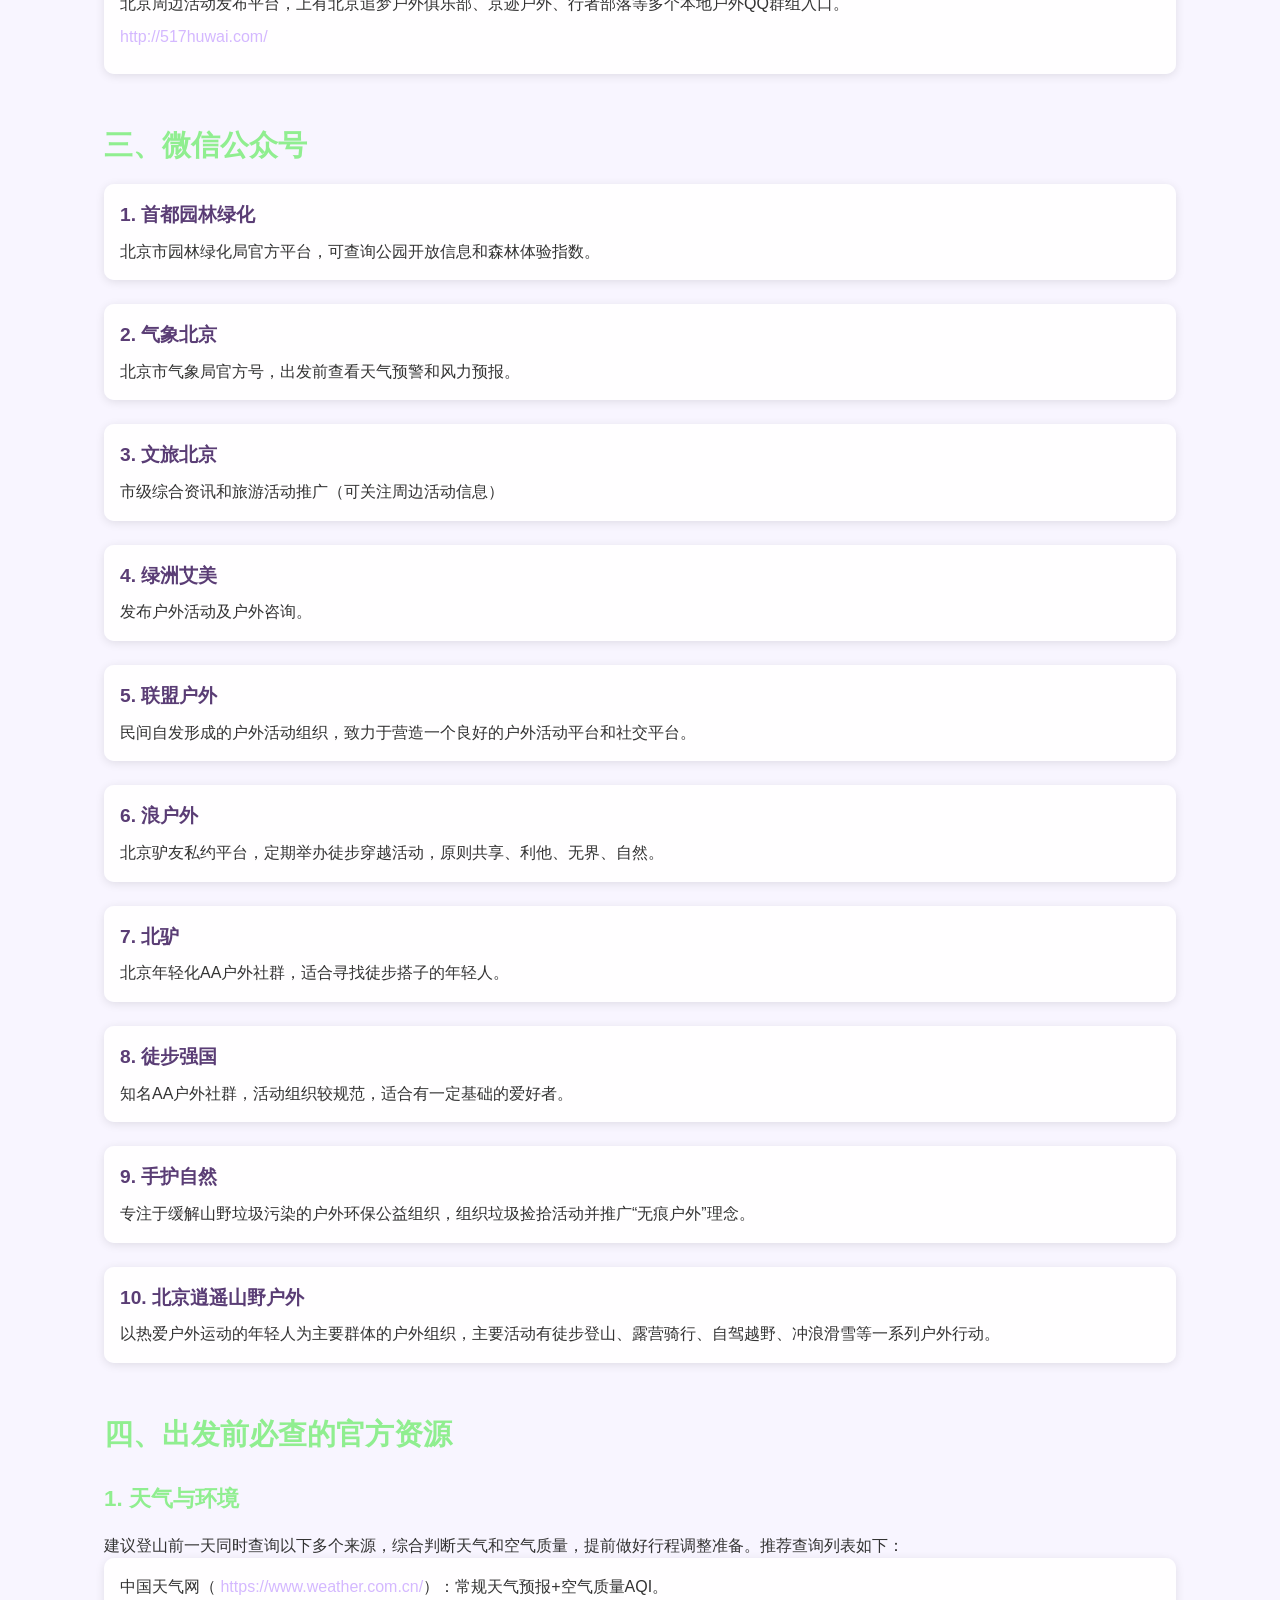
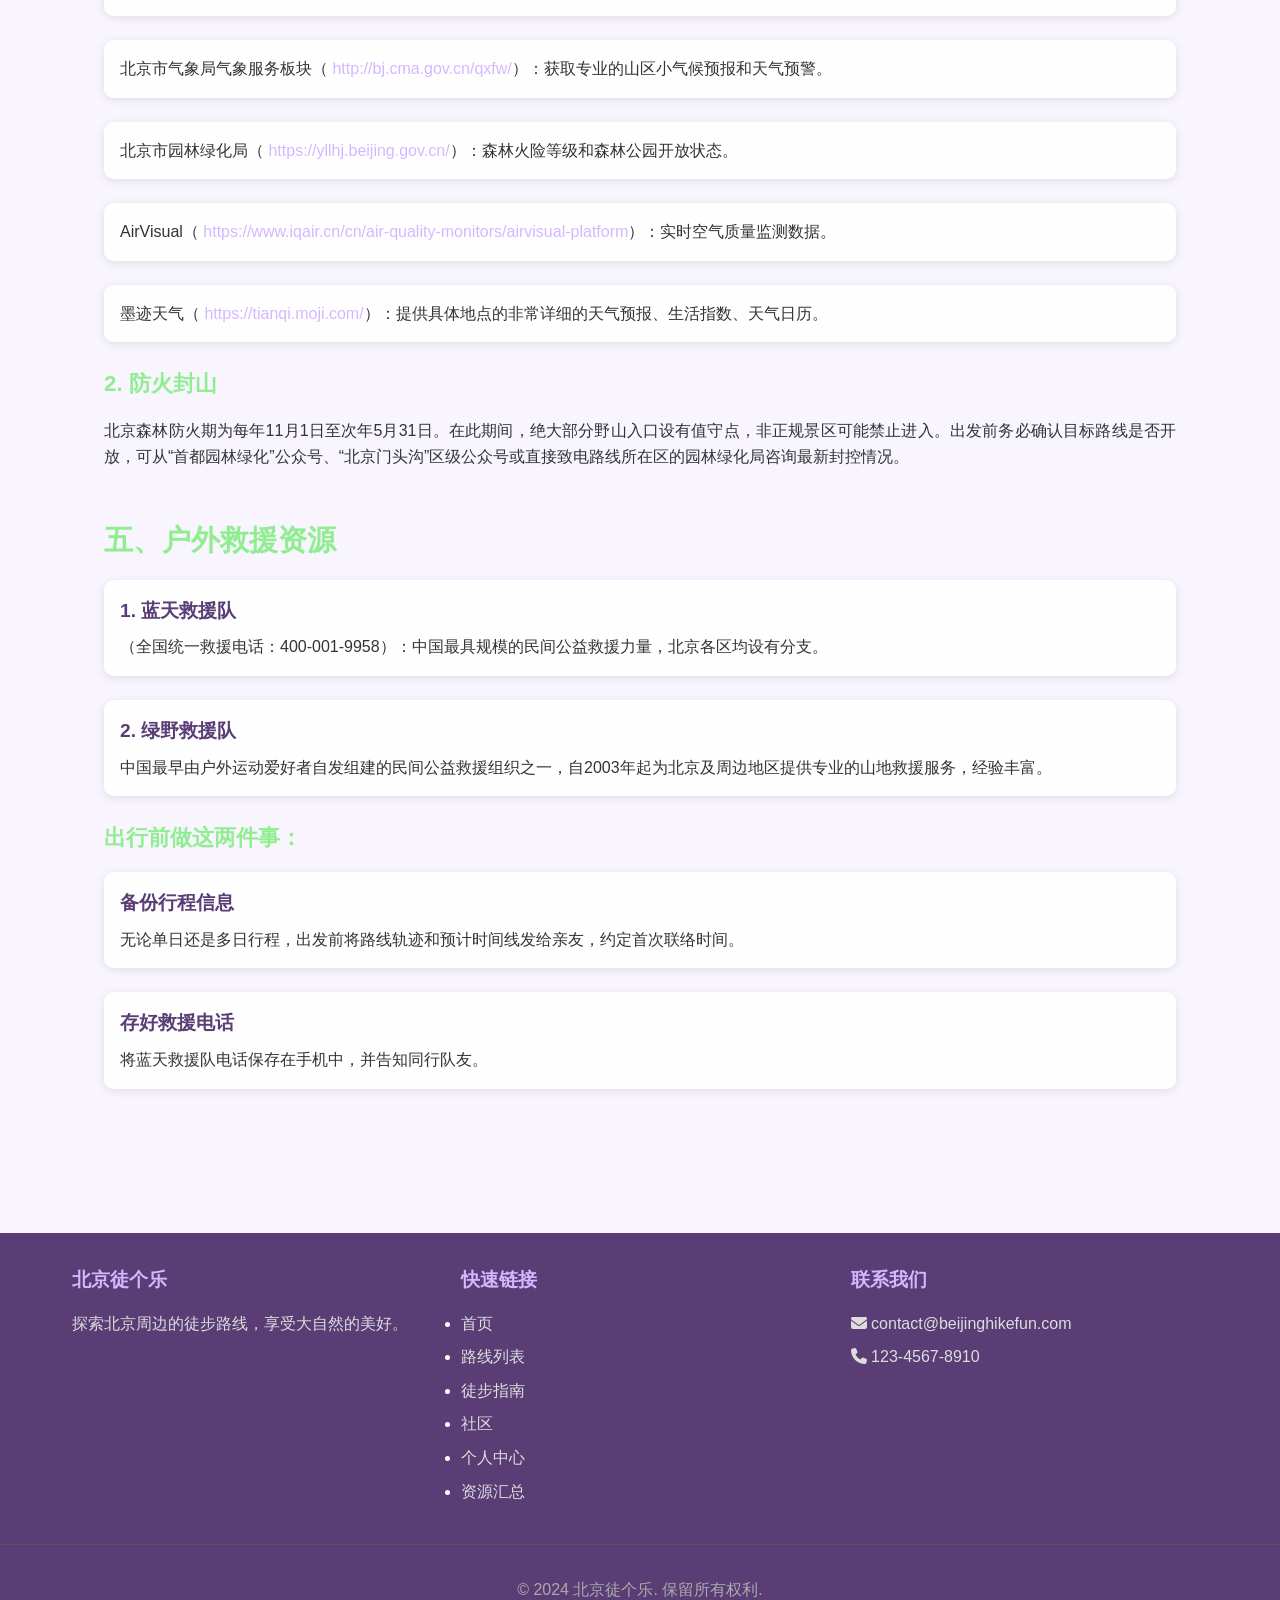
<file: resources.html>
<!DOCTYPE html>
<html lang="zh-CN">
<head>
    <meta charset="UTF-8">
    <meta name="viewport" content="width=device-width, initial-scale=1.0">
    <title>资源汇总 - 北京徒个乐</title>
    <link rel="stylesheet" href="css/main.css">
    <link rel="stylesheet" href="https://cdnjs.cloudflare.com/ajax/libs/font-awesome/6.4.0/css/all.min.css">
    <style>
        .resource-container {
            max-width: 1200px;
            margin: 0 auto;
            padding: 2rem;
        }
        .resource-section {
            margin-bottom: 4rem;
        }
        .resource-section h2 {
            font-size: 2.5rem;
            color: var(--primary-color);
            margin-bottom: 2rem;
            text-align: center;
        }
        .resource-section h3 {
            font-size: 1.8rem;
            color: var(--accent-color);
            margin: 2rem 0 1rem;
        }
        .resource-section h4 {
            font-size: 1.4rem;
            color: var(--accent-color);
            margin: 1.5rem 0 1rem;
        }
        .resource-list {
            list-style: none;
            padding: 0;
        }
        .resource-list li {
            margin-bottom: 1.5rem;
            padding: 1rem;
            background: rgba(255, 255, 255, 0.95);
            border-radius: 10px;
            box-shadow: 0 2px 10px rgba(0, 0, 0, 0.1);
            transition: transform 0.3s ease, box-shadow 0.3s ease;
        }
        .resource-list li:hover {
            transform: translateY(-2px);
            box-shadow: 0 4px 15px rgba(0, 0, 0, 0.15);
        }
        .resource-list li strong {
            display: block;
            font-size: 1.2rem;
            margin-bottom: 0.5rem;
            color: var(--dark-color);
        }
        .resource-list li p {
            margin: 0.5rem 0;
            line-height: 1.6;
        }
        .resource-list li a {
            color: var(--primary-color);
            text-decoration: none;
            transition: color 0.3s ease;
        }
        .resource-list li a:hover {
            color: var(--accent-color);
            text-decoration: underline;
        }
        @media (max-width: 768px) {
            .resource-container {
                padding: 1rem;
            }
            .resource-section h2 {
                font-size: 2rem;
            }
            .resource-section h3 {
                font-size: 1.5rem;
            }
            .resource-section h4 {
                font-size: 1.2rem;
            }
        }
    </style>
</head>
<body>
    <!-- 导航栏 -->
    <header>
        <nav>
            <a href="index.html" class="logo">北京徒个乐</a>
            <ul class="nav-links">
                <li><a href="index.html">首页</a></li>
                <li><a href="routes.html">路线列表</a></li>
                <li><a href="filter.html">路线筛选</a></li>
                <li><a href="guide.html">徒步指南</a></li>
                <li><a href="community.html">徒步社区</a></li>
                <li><a href="profile.html">个人主页</a></li>
                <li><a href="resources.html" class="active">资源汇总</a></li>
                <li><a href="about.html">关于我们</a></li>
            </ul>
        </nav>
    </header>

    <!-- 页面标题 -->
    <section style="background: linear-gradient(135deg, var(--primary-color), var(--secondary-color)); padding: 3rem 0; text-align: center; color: white;">
        <h1>徒步资源汇总</h1>
        <p>精选徒步必备工具、社区平台和官方资源，助您安全出行</p>
    </section>

    <!-- 资源汇总 -->
    <section class="container">
        <div class="resource-container">
            <div class="resource-section">
                
                <!-- 手机App -->
                <div style="margin-bottom: 3rem;">
                    <h3>一、手机App（徒步必备工具）</h3>
                    <ul class="resource-list">
                        <li>
                            <strong>1. 两步路户外助手</strong>
                            <p>国内最专业的户外轨迹App之一，功能丰富——提供5种户外专业地图、8种可叠加地图数据，包含坐标、海拔、GPS信号等实时信息。支持离线地图下载和组队功能，是户外达人的首选。建议提前下载好所用路线的轨迹并加载离线地图，进山后即使无信号也能稳定导航。</p>
                        </li>
                        <li>
                            <strong>2. 六只脚</strong>
                            <p>面向户外旅行爱好者的GPS轨迹记录和分享平台，与网站无缝结合，已收录百万条户外线路。社交互动体验更强，便于浏览他人分享的游记和路线。</p>
                        </li>
                        <li>
                            <strong>3. 奥维地图</strong>
                            <p>功能强大的离线地图工具，对地形图支持较好，适合规划复杂穿越路线。</p>
                        </li>
                        <li>
                            <strong>4. 什么值得买</strong>
                            <p>户外板块常有装备对比和徒步攻略，可作为新手入门参考。有热文指出——新手应优先选择城市周边成熟路线，用两步路或六只脚下离线轨迹，提前标注补给点、避险处和返程路线。</p>
                        </li>
                        <li>
                            <strong>5. 滑呗</strong>
                            <p>适合冬季滑雪场景的记录与分享。</p>
                        </li>
                    </ul>
                </div>
                
                <!-- 综合网站与社区平台 -->
                <div style="margin-bottom: 3rem;">
                    <h3>二、综合网站与社区平台</h3>
                    <ul class="resource-list">
                        <li>
                            <strong>1. 8264户外资料网</strong>
                            <p>国内最大的户外运动综合网站，已有数千万注册驴友。北京区域版块包含活动召集、游记分享、线路攻略、俱乐部及微信群信息等，是寻找队友和获取徒步经验的优质社区。</p>
                            <p><a href="https://www.8264.com/" target="_blank" rel="noopener noreferrer">https://www.8264.com/</a></p>
                        </li>
                        <li>
                            <strong>2. 绿野户外网</strong>
                            <p>国内最早的专业户外社区之一，成立于2003年。北京本地活动频次高，路线攻略丰富，也是绿野救援队（中国最早的民间户外公益救援组织之一）的发起平台。</p>
                            <p><a href="https://www.lvye.cn/" target="_blank" rel="noopener noreferrer">https://www.lvye.cn/</a></p>
                        </li>
                        <li>
                            <strong>3. 517户外旅游网</strong>
                            <p>北京周边活动发布平台，上有北京追梦户外俱乐部、京迹户外、行者部落等多个本地户外QQ群组入口。</p>
                            <p><a href="http://517huwai.com/" target="_blank" rel="noopener noreferrer">http://517huwai.com/</a></p>
                        </li>
                    </ul>
                </div>
                
                <!-- 微信公众号 -->
                <div style="margin-bottom: 3rem;">
                    <h3>三、微信公众号</h3>
                    <ul class="resource-list">
                        <li><strong>1. 首都园林绿化</strong>北京市园林绿化局官方平台，可查询公园开放信息和森林体验指数。</li>
                        <li><strong>2. 气象北京</strong>北京市气象局官方号，出发前查看天气预警和风力预报。</li>
                        <li><strong>3. 文旅北京</strong>市级综合资讯和旅游活动推广（可关注周边活动信息）</li>
                        <li><strong>4. 绿洲艾美</strong>发布户外活动及户外咨询。</li>
                        <li><strong>5. 联盟户外</strong>民间自发形成的户外活动组织，致力于营造一个良好的户外活动平台和社交平台。</li>
                        <li><strong>6. 浪户外</strong>北京驴友私约平台，定期举办徒步穿越活动，原则共享、利他、无界、自然。</li>
                        <li><strong>7. 北驴</strong>北京年轻化AA户外社群，适合寻找徒步搭子的年轻人。</li>
                        <li><strong>8. 徒步强国</strong>知名AA户外社群，活动组织较规范，适合有一定基础的爱好者。</li>
                        <li><strong>9. 手护自然</strong>专注于缓解山野垃圾污染的户外环保公益组织，组织垃圾捡拾活动并推广“无痕户外”理念。</li>
                        <li><strong>10. 北京逍遥山野户外</strong>以热爱户外运动的年轻人为主要群体的户外组织，主要活动有徒步登山、露营骑行、自驾越野、冲浪滑雪等一系列户外行动。</li>
                    </ul>
                </div>
                
                <!-- 出发前必查的官方资源 -->
                <div style="margin-bottom: 3rem;">
                    <h3>四、出发前必查的官方资源</h3>
                    <h4>1. 天气与环境</h4>
                    <p>建议登山前一天同时查询以下多个来源，综合判断天气和空气质量，提前做好行程调整准备。推荐查询列表如下：</p>
                    <ul class="resource-list">
                        <li>中国天气网（ <a href="https://www.weather.com.cn/" target="_blank" rel="noopener noreferrer">https://www.weather.com.cn/</a>）：常规天气预报+空气质量AQI。</li>
                        <li>北京市气象局气象服务板块（ <a href="http://bj.cma.gov.cn/qxfw/" target="_blank" rel="noopener noreferrer">http://bj.cma.gov.cn/qxfw/</a>）：获取专业的山区小气候预报和天气预警。</li>
                        <li>北京市园林绿化局（ <a href="https://yllhj.beijing.gov.cn/" target="_blank" rel="noopener noreferrer">https://yllhj.beijing.gov.cn/</a>）：森林火险等级和森林公园开放状态。</li>
                        <li>AirVisual（ <a href="https://www.iqair.cn/cn/air-quality-monitors/airvisual-platform" target="_blank" rel="noopener noreferrer">https://www.iqair.cn/cn/air-quality-monitors/airvisual-platform</a>）：实时空气质量监测数据。</li>
                        <li>墨迹天气（ <a href="https://tianqi.moji.com/" target="_blank" rel="noopener noreferrer">https://tianqi.moji.com/</a>）：提供具体地点的非常详细的天气预报、生活指数、天气日历。</li>
                    </ul>
                    
                    <h4>2. 防火封山</h4>
                    <p>北京森林防火期为每年11月1日至次年5月31日。在此期间，绝大部分野山入口设有值守点，非正规景区可能禁止进入。出发前务必确认目标路线是否开放，可从“首都园林绿化”公众号、“北京门头沟”区级公众号或直接致电路线所在区的园林绿化局咨询最新封控情况。</p>
                </div>
                
                <!-- 户外救援资源 -->
                <div style="margin-bottom: 3rem;">
                    <h3>五、户外救援资源</h3>
                    <ul class="resource-list">
                        <li><strong>1. 蓝天救援队</strong>（全国统一救援电话：400-001-9958）：中国最具规模的民间公益救援力量，北京各区均设有分支。</li>
                        <li><strong>2. 绿野救援队</strong>中国最早由户外运动爱好者自发组建的民间公益救援组织之一，自2003年起为北京及周边地区提供专业的山地救援服务，经验丰富。</li>
                    </ul>
                    
                    <h4>出行前做这两件事：</h4>
                    <ul class="resource-list">
                        <li><strong>备份行程信息</strong>无论单日还是多日行程，出发前将路线轨迹和预计时间线发给亲友，约定首次联络时间。</li>
                        <li><strong>存好救援电话</strong>将蓝天救援队电话保存在手机中，并告知同行队友。</li>
                    </ul>
                </div>
            </div>
        </div>
    </section>

    <!-- 页脚 -->
    <footer>
        <div class="footer-content">
            <div class="footer-section">
                <h3>北京徒个乐</h3>
                <p>探索北京周边的徒步路线，享受大自然的美好。</p>
            </div>
            <div class="footer-section">
                <h3>快速链接</h3>
                <ul>
                    <li><a href="index.html">首页</a></li>
                    <li><a href="routes.html">路线列表</a></li>
                    <li><a href="guide.html">徒步指南</a></li>
                    <li><a href="community.html">社区</a></li>
                    <li><a href="profile.html">个人中心</a></li>
                    <li><a href="resources.html">资源汇总</a></li>
                </ul>
            </div>
            <div class="footer-section">
                <h3>联系我们</h3>
                <p><i class="fas fa-envelope"></i> contact@beijinghikefun.com</p>
                <p><i class="fas fa-phone"></i> 123-4567-8910</p>
            </div>
        </div>
        <div class="footer-bottom">
            <p>&copy; 2024 北京徒个乐. 保留所有权利.</p>
        </div>
    </footer>

    <script src="js/main.js"></script>
</body>
</html>
</file>
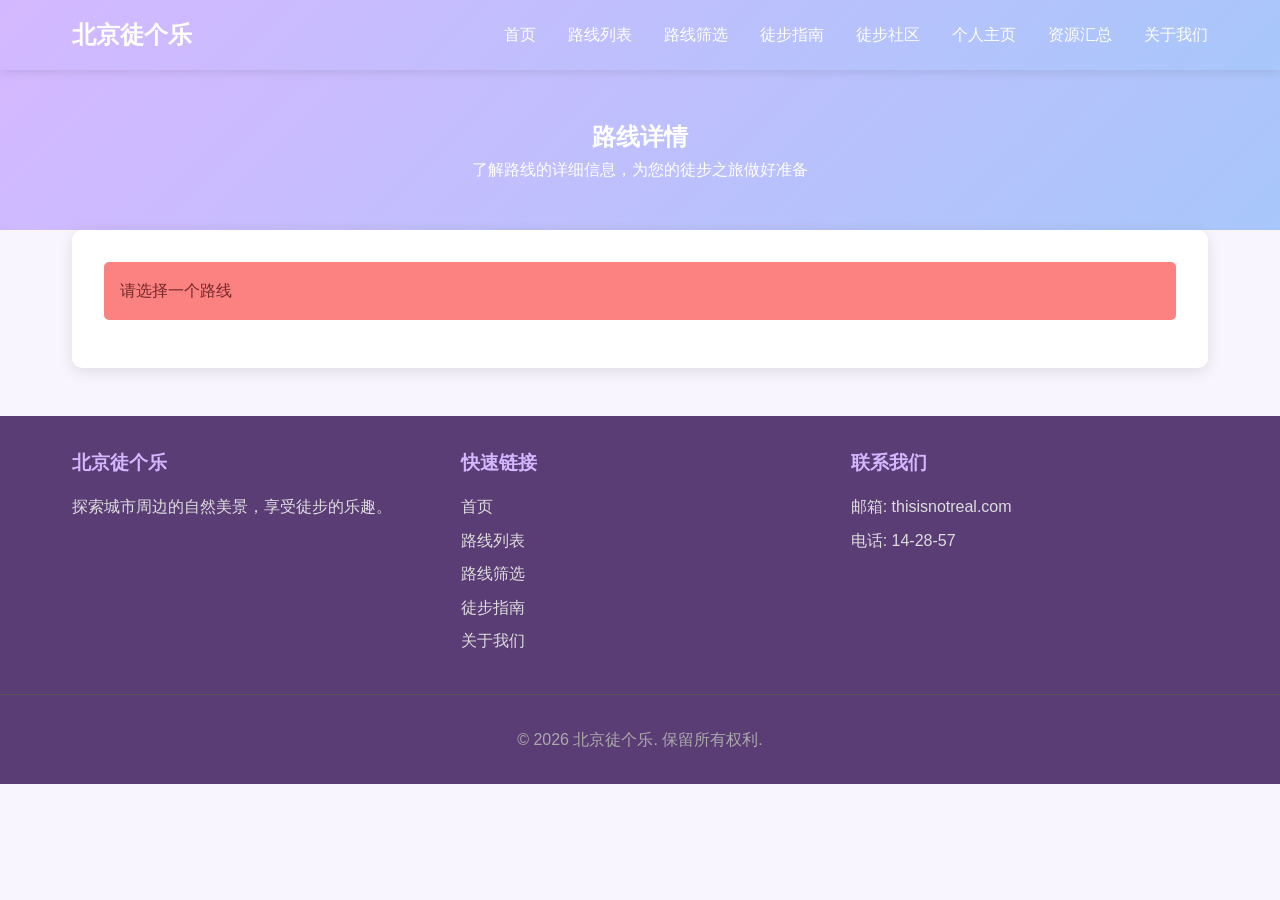
<file: route-detail.html>
<!DOCTYPE html>
<html lang="zh-CN">
<head>
    <meta charset="UTF-8">
    <meta name="viewport" content="width=device-width, initial-scale=1.0">
    <title>路线详情 - 北京徒个乐</title>
    <link rel="stylesheet" href="css/main.css">
    <link rel="icon" href="https://trae-api-cn.mchost.guru/api/ide/v1/text_to_image?prompt=hiking%20icon%20purple%20color&image_size=square">
</head>
<body>
    <!-- 导航栏 -->
    <header>
        <nav>
            <a href="index.html" class="logo">北京徒个乐</a>
            <ul class="nav-links">
                <li><a href="index.html">首页</a></li>
                <li><a href="routes.html">路线列表</a></li>
                <li><a href="filter.html">路线筛选</a></li>
                <li><a href="guide.html">徒步指南</a></li>
                <li><a href="community.html">徒步社区</a></li>
                <li><a href="profile.html">个人主页</a></li>
                <li><a href="resources.html">资源汇总</a></li>
                <li><a href="about.html">关于我们</a></li>
            </ul>
        </nav>
    </header>

    <!-- 页面标题 -->
    <section style="background: linear-gradient(135deg, var(--primary-color), var(--secondary-color)); padding: 3rem 0; text-align: center; color: white;">
        <h1>路线详情</h1>
        <p>了解路线的详细信息，为您的徒步之旅做好准备</p>
    </section>

    <!-- 路线详情 -->
    <section class="container">
        <div id="route-detail" class="route-detail">
            <!-- 路线详情将通过JavaScript动态生成 -->
            <div class="loading">
                <div class="loading-spinner"></div>
            </div>
        </div>
    </section>

    <!-- 页脚 -->
    <footer>
        <div class="footer-content">
            <div class="footer-section">
                <h3>北京徒个乐</h3>
                <p>探索城市周边的自然美景，享受徒步的乐趣。</p>
            </div>
            <div class="footer-section">
                <h3>快速链接</h3>
                <a href="index.html">首页</a>
                <a href="routes.html">路线列表</a>
                <a href="filter.html">路线筛选</a>
                <a href="guide.html">徒步指南</a>
                <a href="about.html">关于我们</a>
            </div>
            <div class="footer-section">
                <h3>联系我们</h3>
                <p>邮箱: thisisnotreal.com</p>
                <p>电话: 14-28-57</p>
            </div>
        </div>
        <div class="footer-bottom">
            <p>&copy; 2026 北京徒个乐. 保留所有权利.</p>
        </div>
    </footer>

    <!-- 滚动到顶部按钮 -->
    <button id="scroll-to-top" style="position: fixed; bottom: 2rem; right: 2rem; background: var(--primary-color); color: white; border: none; border-radius: 50%; width: 50px; height: 50px; display: none; cursor: pointer; box-shadow: 0 4px 10px rgba(0,0,0,0.2); transition: all 0.3s ease;" onclick="scrollToTop()">↑</button>

    <!-- JavaScript -->
    <script src="js/main.js"></script>
</body>
</html>
</file>
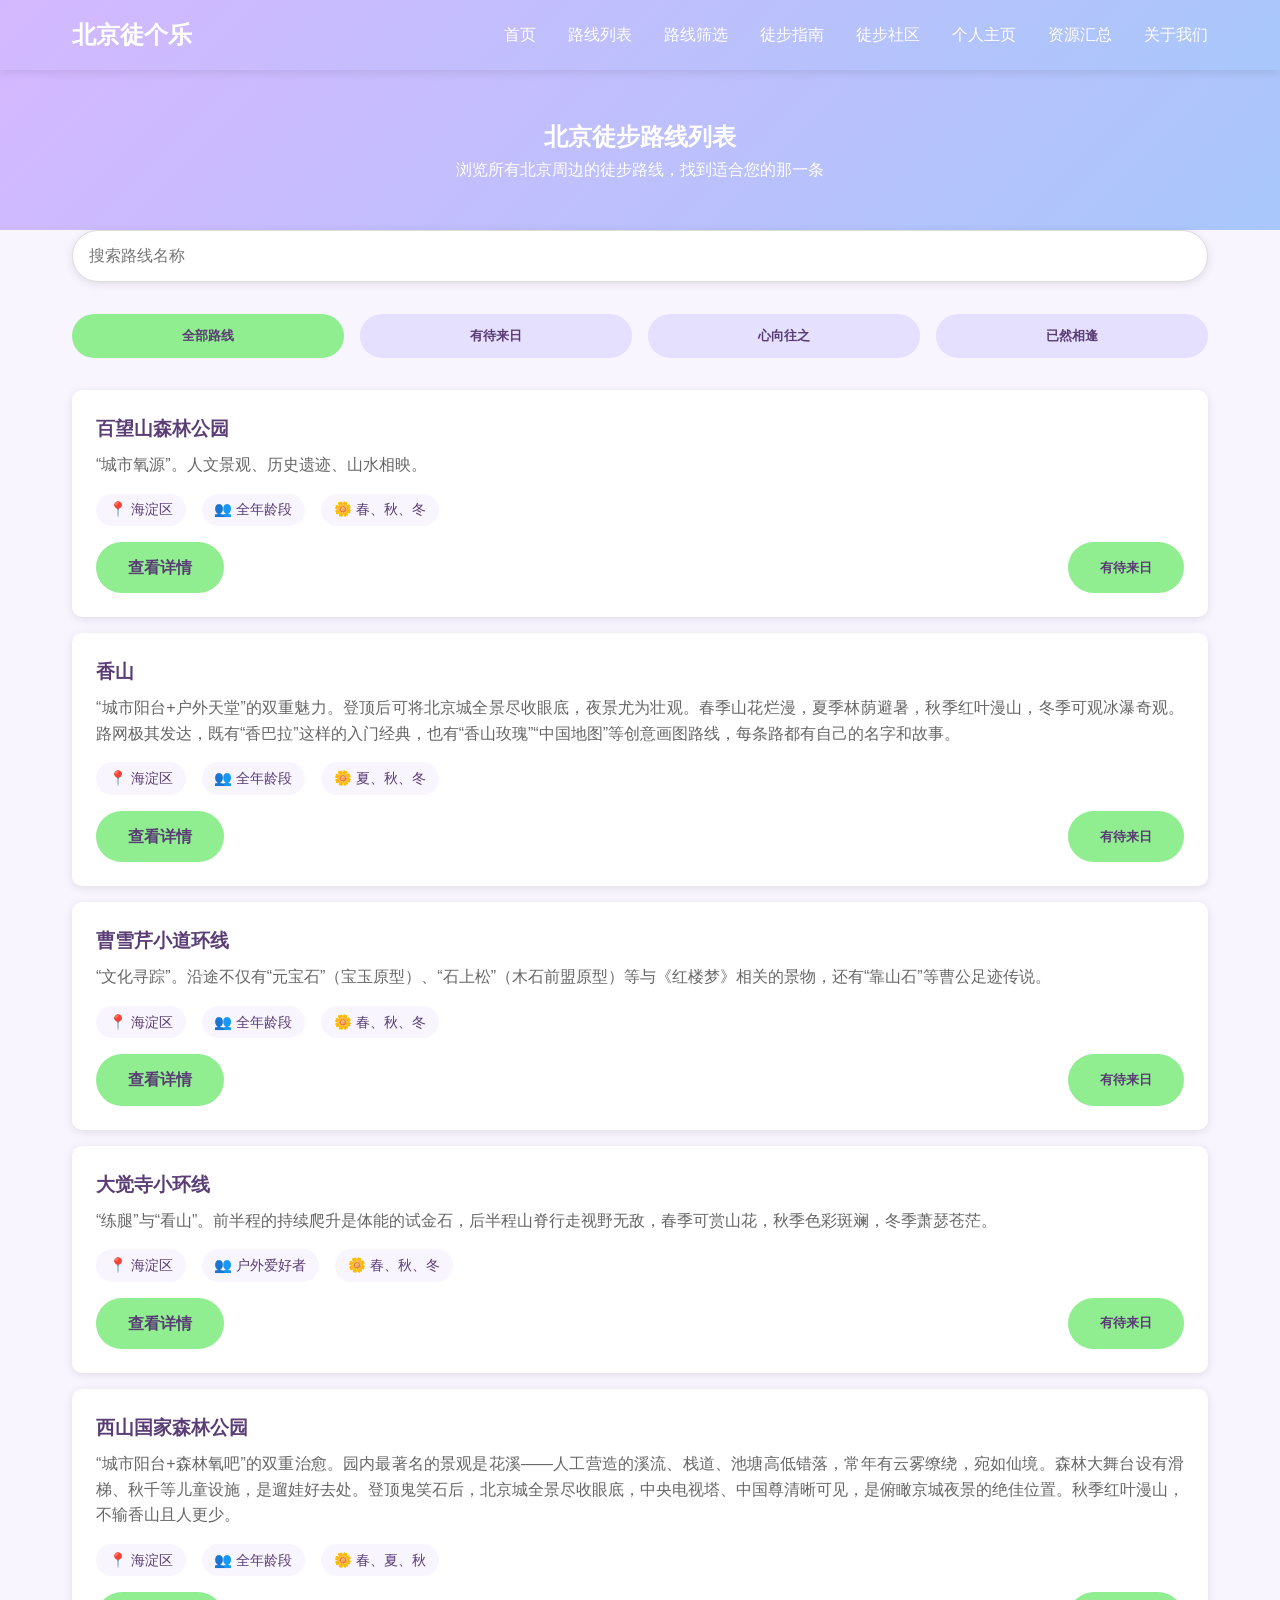
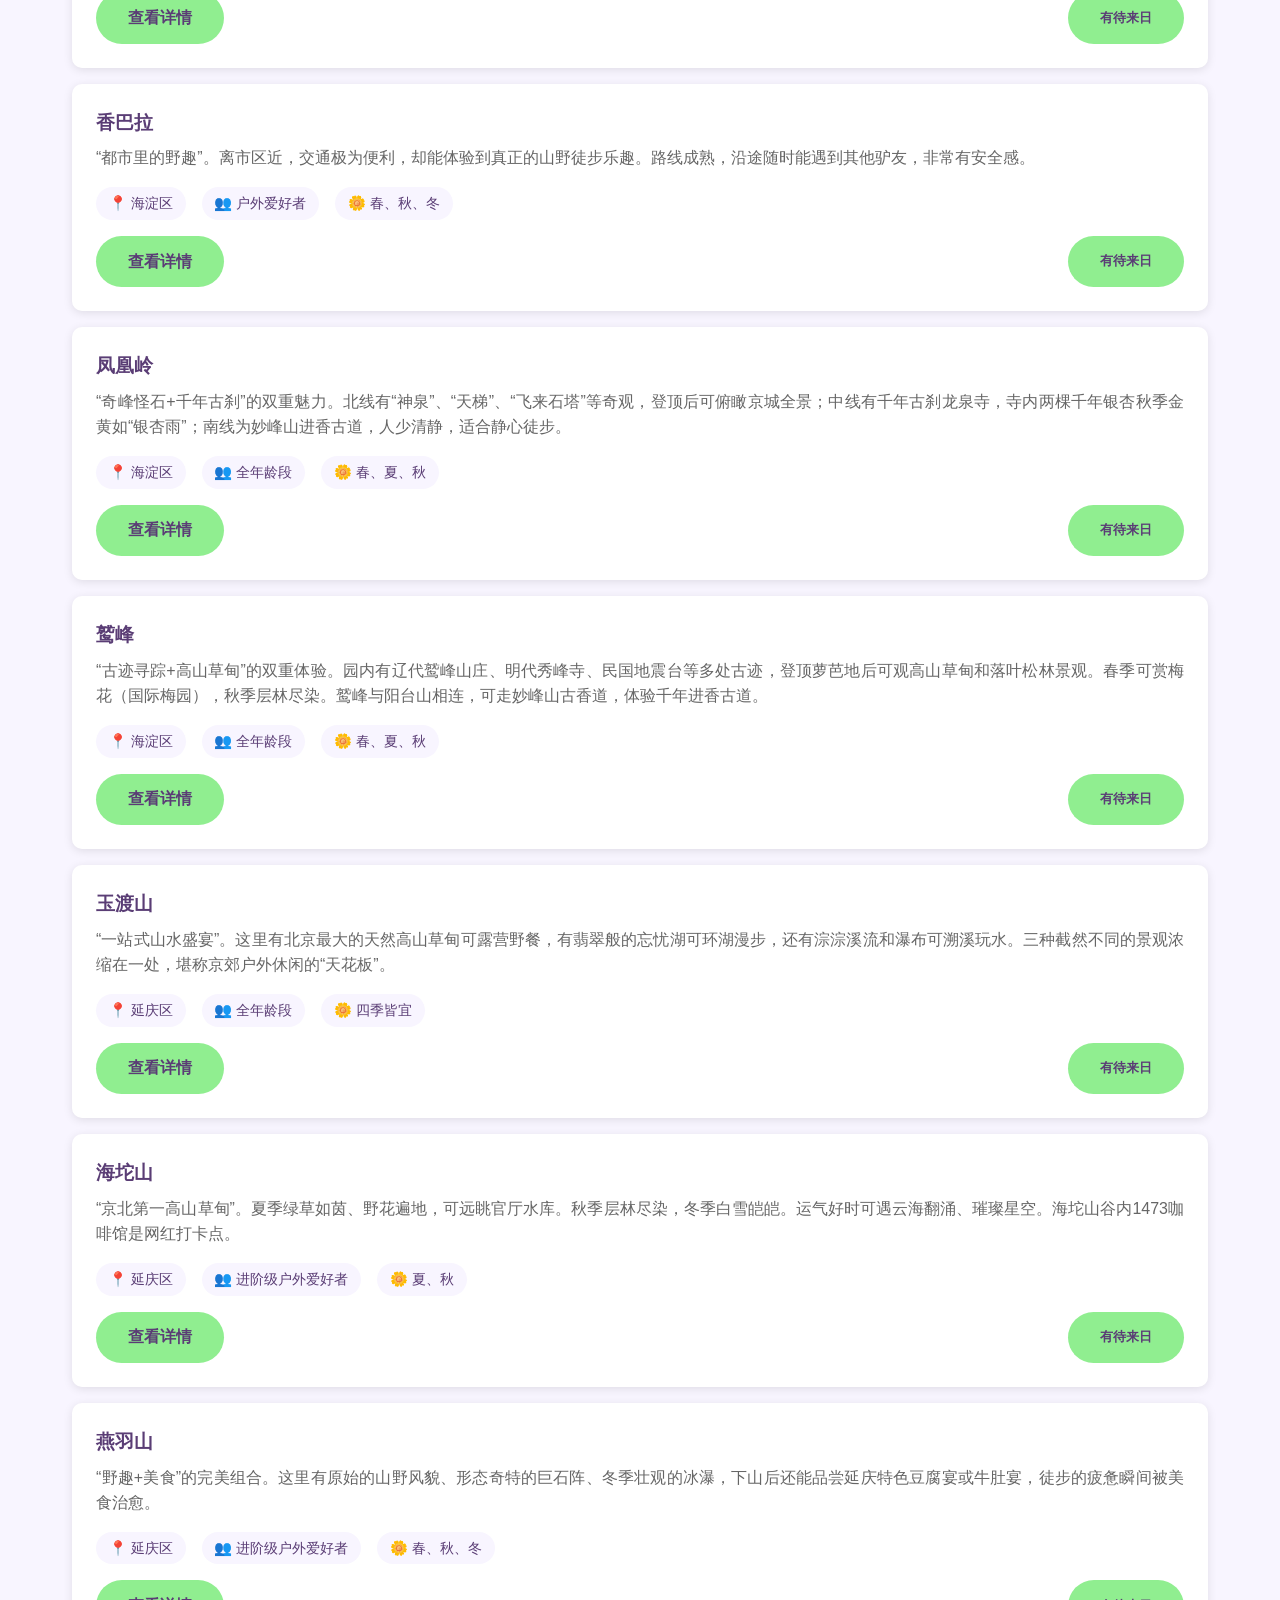
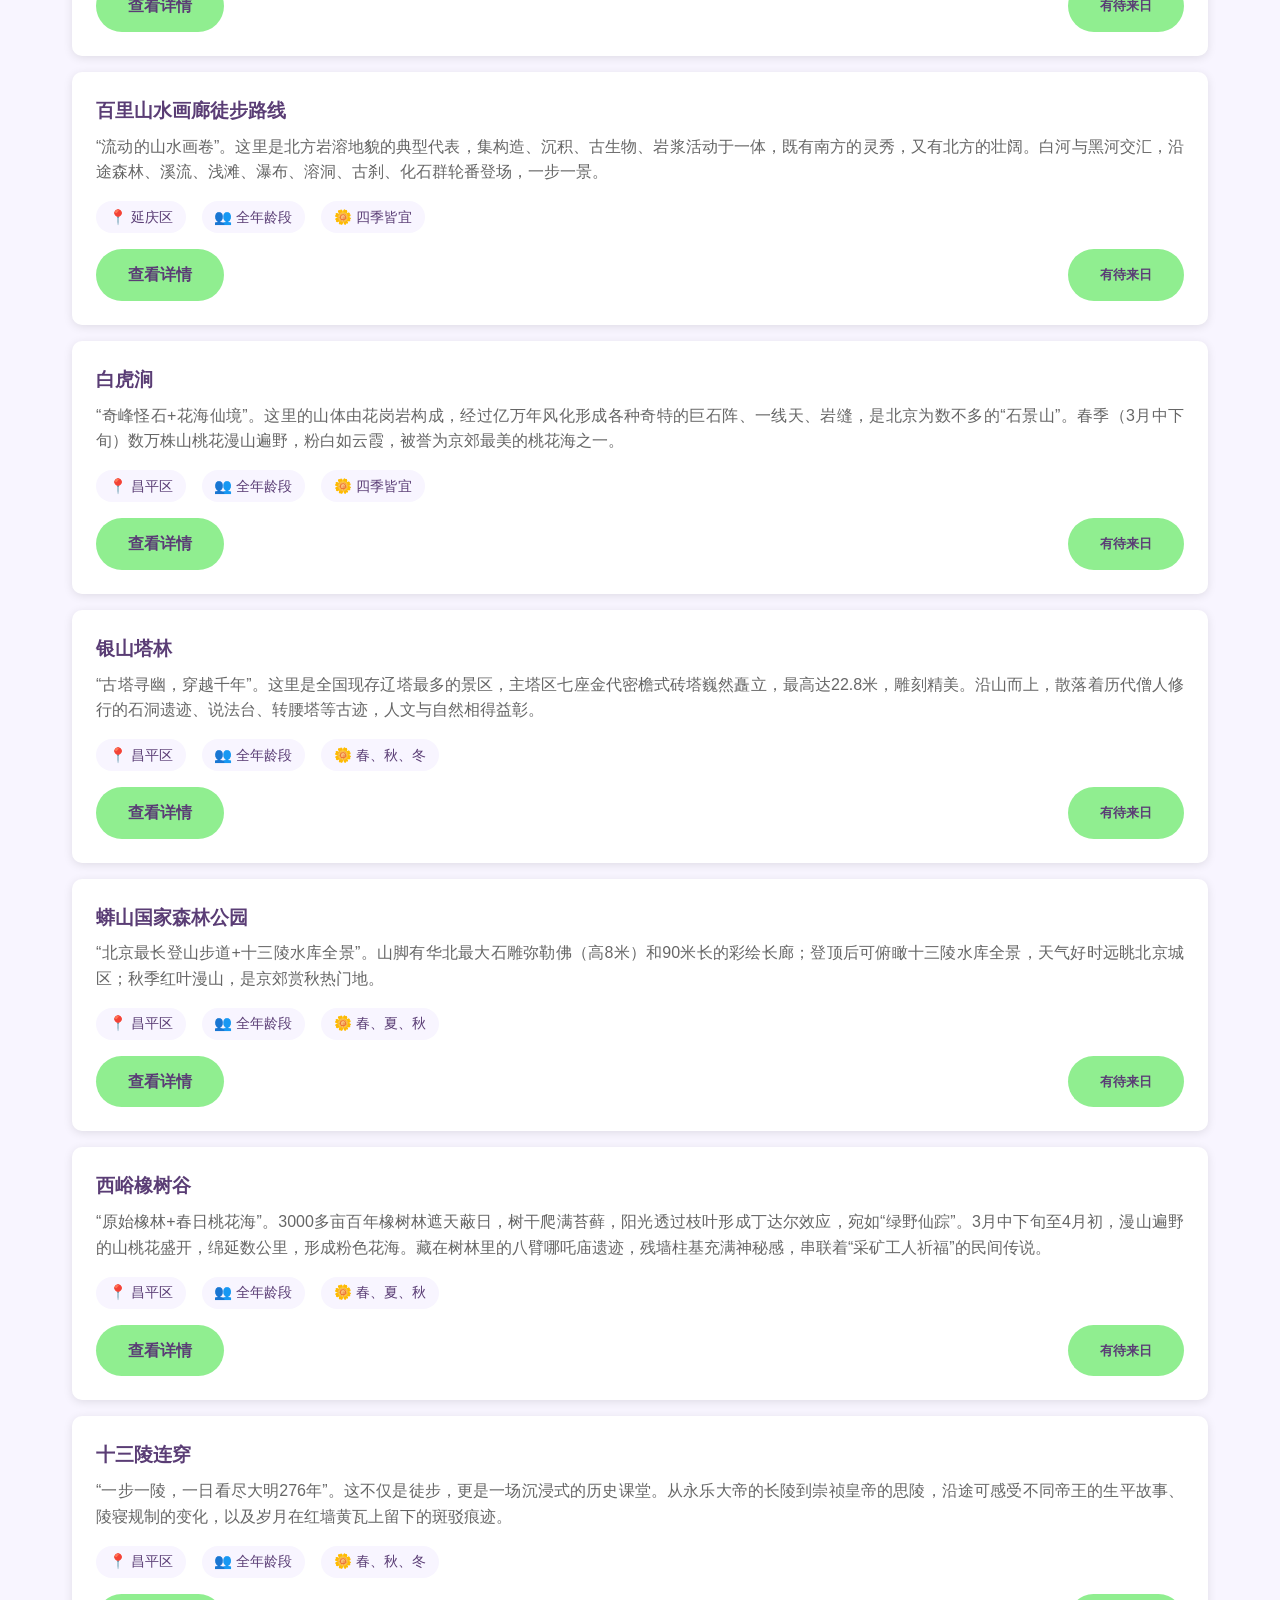
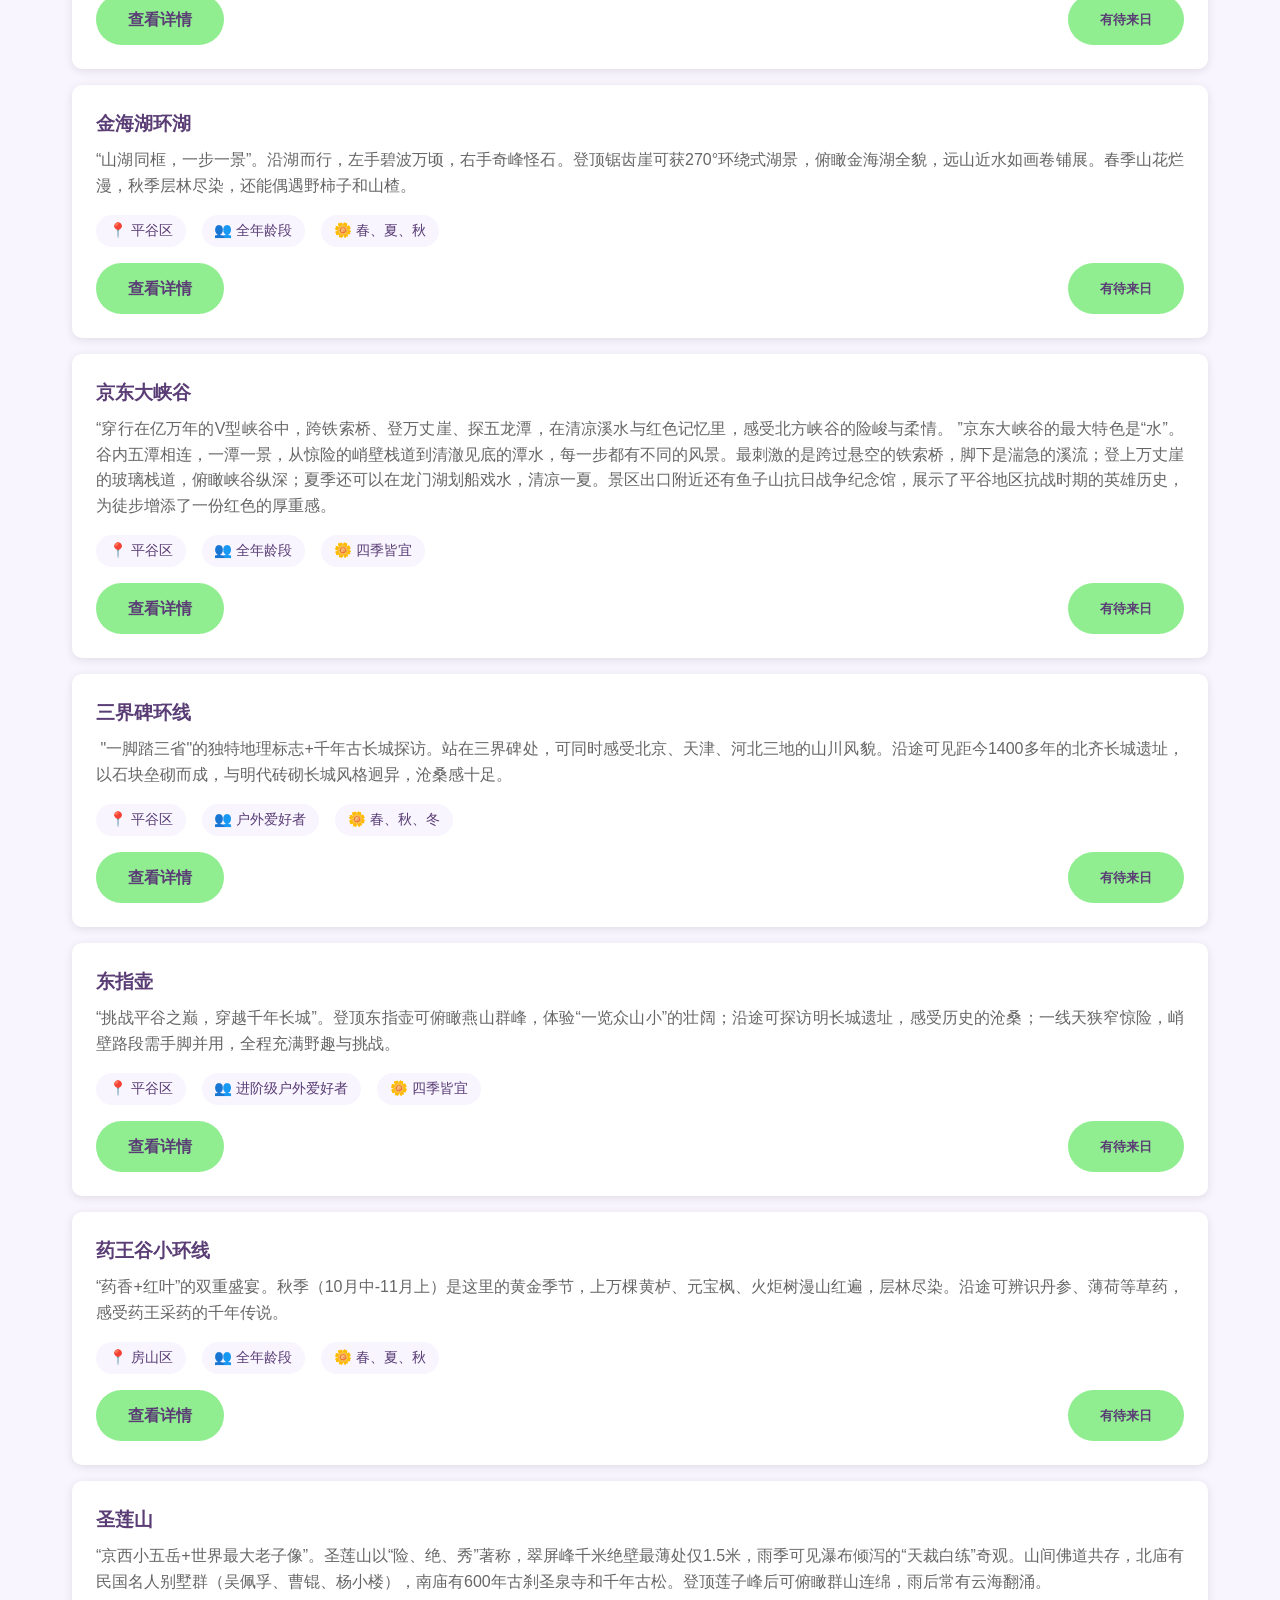
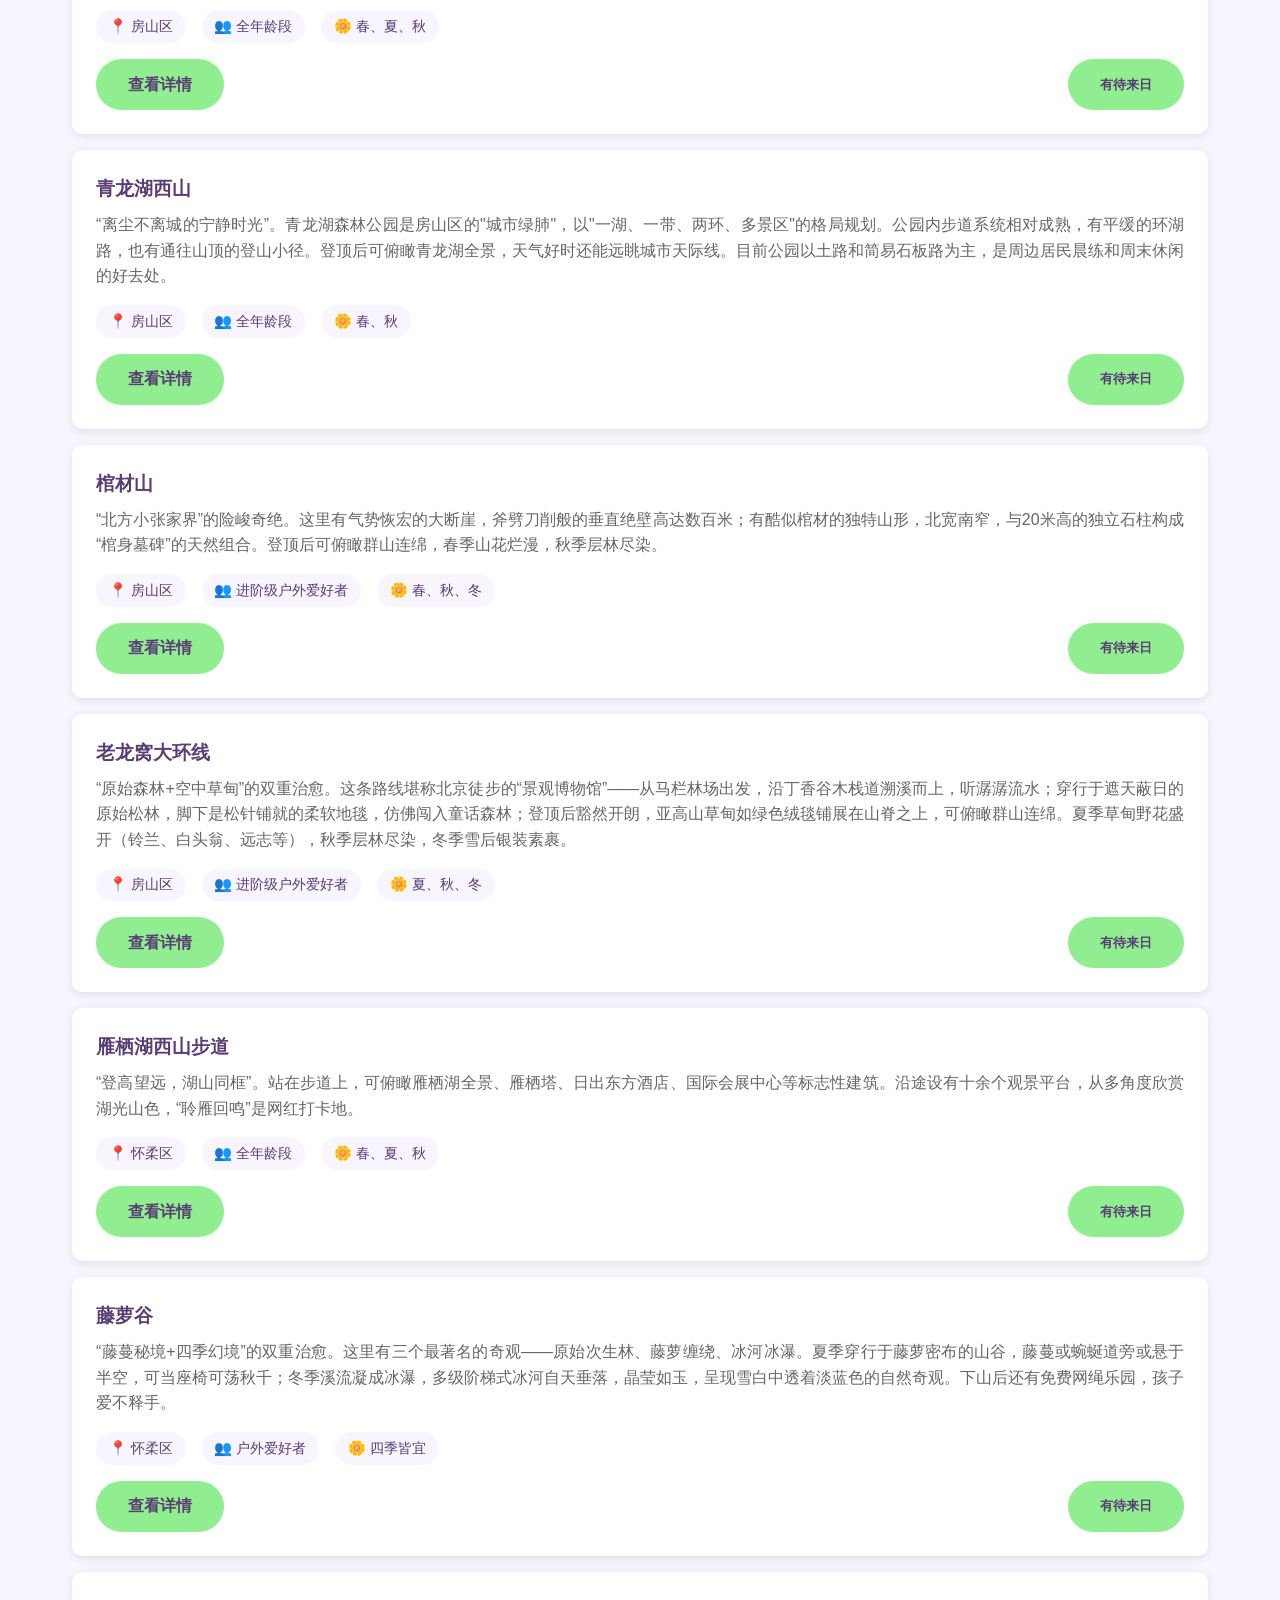
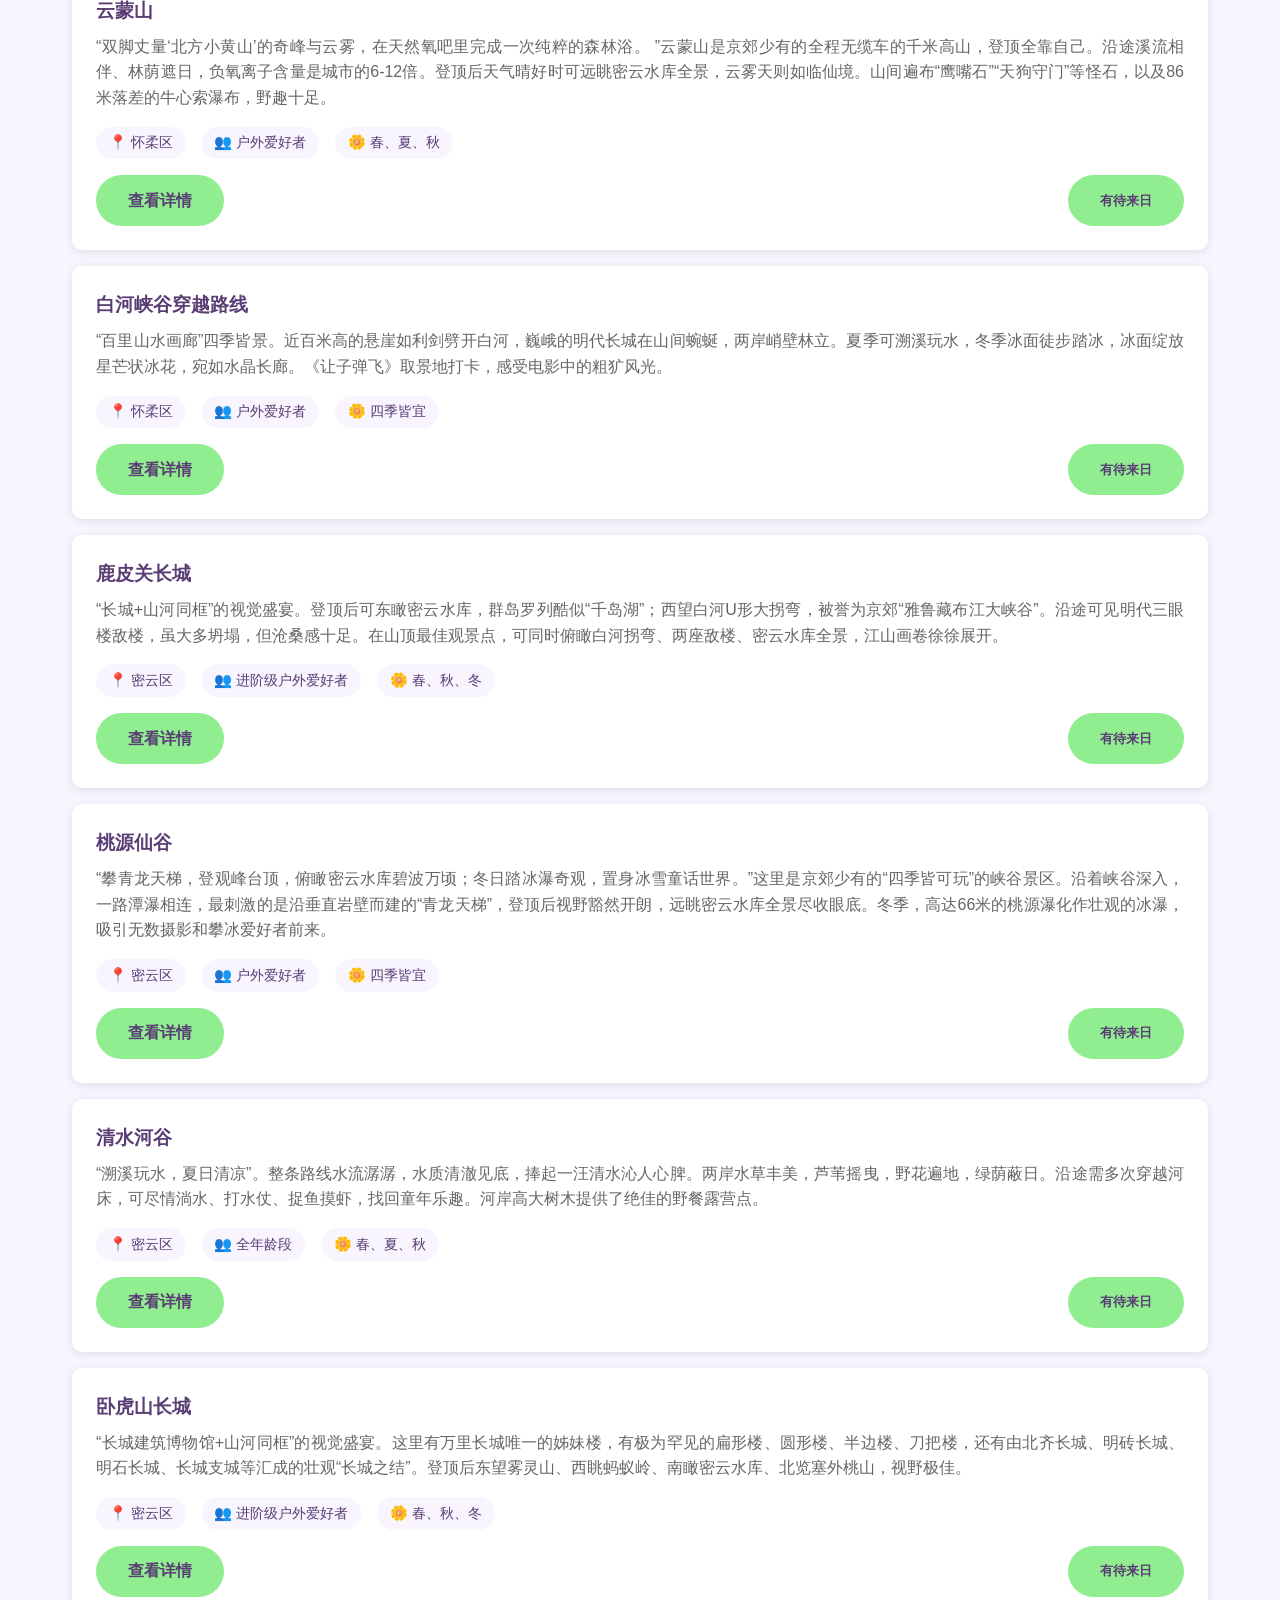
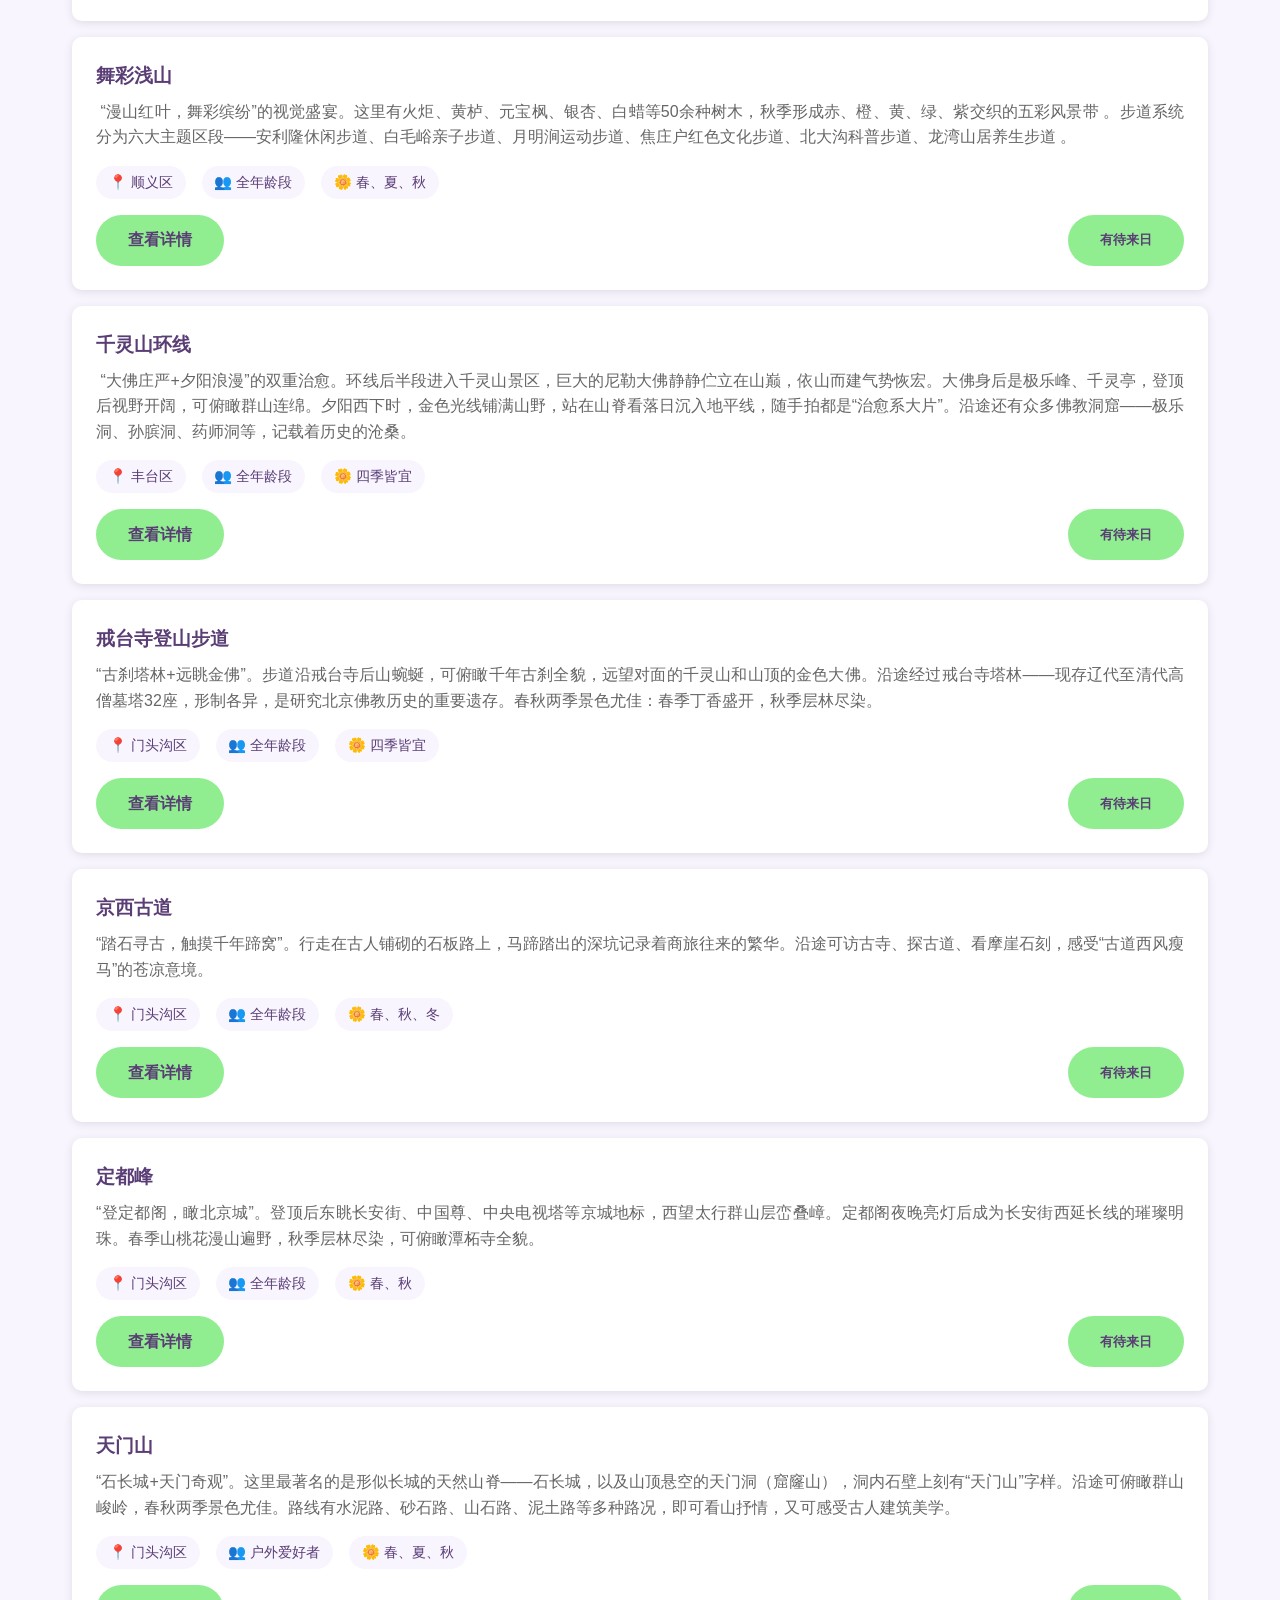
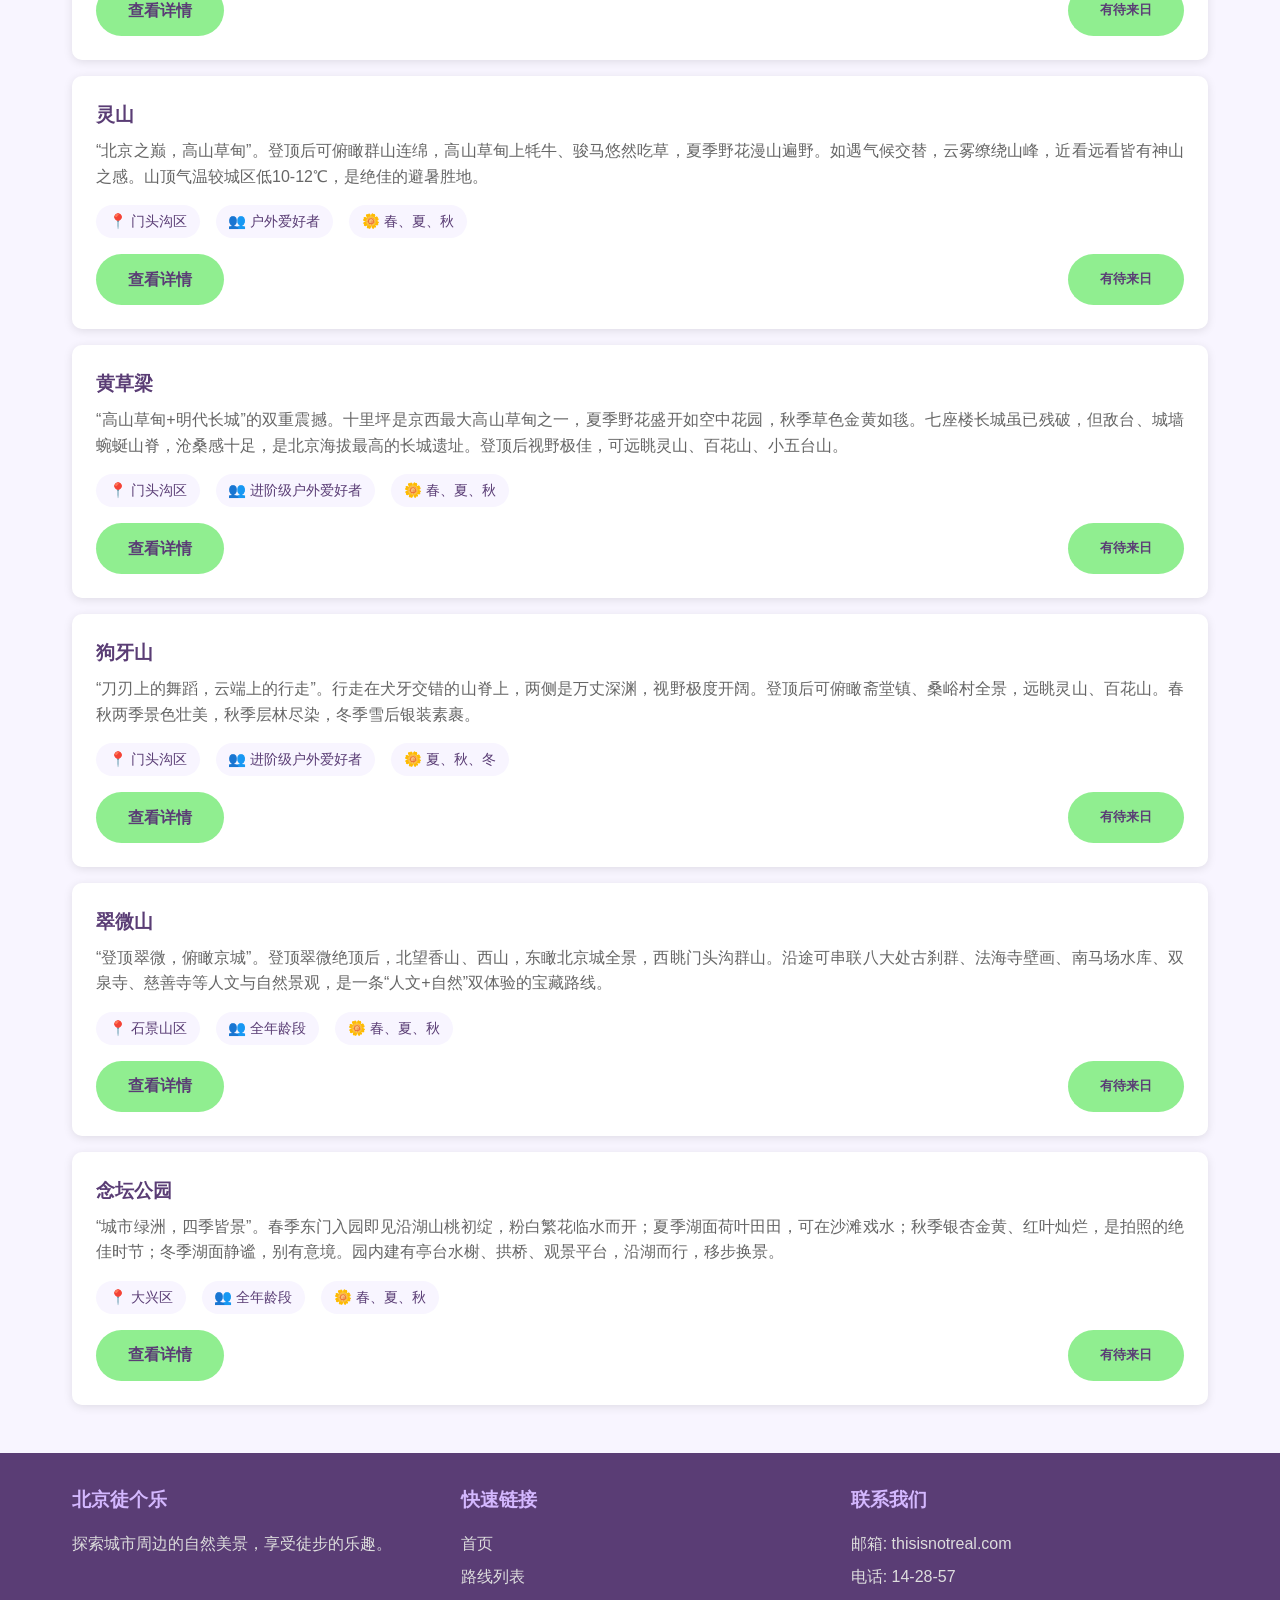
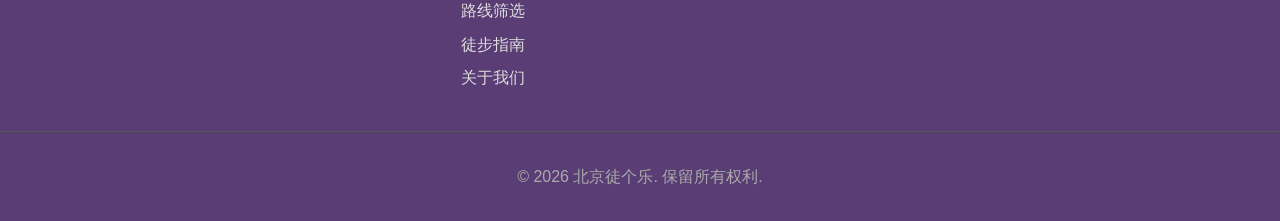
<file: routes.html>
<!DOCTYPE html>
<html lang="zh-CN">
<head>
    <meta charset="UTF-8">
    <meta name="viewport" content="width=device-width, initial-scale=1.0">
    <title>路线列表 - 北京徒个乐</title>
    <link rel="stylesheet" href="css/main.css">
    <link rel="icon" href="https://trae-api-cn.mchost.guru/api/ide/v1/text_to_image?prompt=hiking%20icon%20purple%20color&image_size=square">
</head>
<body>
    <!-- 导航栏 -->
    <header>
        <nav>
            <a href="index.html" class="logo">北京徒个乐</a>
            <ul class="nav-links">
                <li><a href="index.html">首页</a></li>
                <li><a href="routes.html">路线列表</a></li>
                <li><a href="filter.html">路线筛选</a></li>
                <li><a href="guide.html">徒步指南</a></li>
                <li><a href="community.html">徒步社区</a></li>
                <li><a href="profile.html">个人主页</a></li>
                <li><a href="resources.html">资源汇总</a></li>
                <li><a href="about.html">关于我们</a></li>
            </ul>
        </nav>
    </header>

    <!-- 页面标题 -->
    <section style="background: linear-gradient(135deg, var(--primary-color), var(--secondary-color)); padding: 3rem 0; text-align: center; color: white;">
        <h1>北京徒步路线列表</h1>
        <p>浏览所有北京周边的徒步路线，找到适合您的那一条</p>
    </section>

    <!-- 搜索框 -->
    <section class="container">
        <div class="search-container">
            <input type="text" id="search-input" class="search-input" placeholder="搜索路线名称">
        </div>
        
        <!-- 标记筛选按钮 -->
        <div style="display: flex; gap: 1rem; margin-bottom: 2rem;">
            <button id="filter-all" class="btn" style="flex: 1; background: var(--accent-color);">全部路线</button>
            <button id="filter-pending" class="btn" style="flex: 1; background: #e6e0ff;">有待来日</button>
            <button id="filter-desired" class="btn" style="flex: 1; background: #e6e0ff;">心向往之</button>
            <button id="filter-met" class="btn" style="flex: 1; background: #e6e0ff;">已然相逢</button>
        </div>
    </section>

    <!-- 路线列表 -->
    <section class="container">
        <div id="route-list" class="route-list">
            <!-- 路线列表项将通过JavaScript动态生成 -->
            <div class="loading">
                <div class="loading-spinner"></div>
            </div>
        </div>
    </section>

    <!-- 页脚 -->
    <footer>
        <div class="footer-content">
            <div class="footer-section">
                <h3>北京徒个乐</h3>
                <p>探索城市周边的自然美景，享受徒步的乐趣。</p>
            </div>
            <div class="footer-section">
                <h3>快速链接</h3>
                <a href="index.html">首页</a>
                <a href="routes.html">路线列表</a>
                <a href="filter.html">路线筛选</a>
                <a href="guide.html">徒步指南</a>
                <a href="about.html">关于我们</a>
            </div>
            <div class="footer-section">
                <h3>联系我们</h3>
                <p>邮箱: thisisnotreal.com</p>
                <p>电话: 14-28-57</p>
            </div>
        </div>
        <div class="footer-bottom">
            <p>&copy; 2026 北京徒个乐. 保留所有权利.</p>
        </div>
    </footer>

    <!-- 滚动到顶部按钮 -->
    <button id="scroll-to-top" style="position: fixed; bottom: 2rem; right: 2rem; background: var(--primary-color); color: white; border: none; border-radius: 50%; width: 50px; height: 50px; display: none; cursor: pointer; box-shadow: 0 4px 10px rgba(0,0,0,0.2); transition: all 0.3s ease;" onclick="scrollToTop()">↑</button>

    <!-- JavaScript -->
    <script src="js/main.js"></script>
</body>
</html>
</file>
<file: css/main.css>
/* 全局样式 */
* {
    margin: 0;
    padding: 0;
    box-sizing: border-box;
}

body {
    font-family: 'Segoe UI', Tahoma, Geneva, Verdana, sans-serif;
    line-height: 1.6;
    color: #333;
    background-color: #f8f5ff;
    text-align: justify;
}

/* 主题颜色 */
:root {
    --primary-color: #d4b8ff;
    --secondary-color: #a8c7fa;
    --accent-color: #90ee90;
    --text-color: #333;
    --light-color: #f8f5ff;
    --dark-color: #5a3d75;
}

/* 导航栏 */
header {
    background: linear-gradient(135deg, var(--primary-color), var(--secondary-color));
    padding: 1rem 0;
    position: sticky;
    top: 0;
    z-index: 1000;
    box-shadow: 0 2px 10px rgba(0,0,0,0.1);
}

nav {
    max-width: 1200px;
    margin: 0 auto;
    padding: 0 2rem;
    display: flex;
    justify-content: space-between;
    align-items: center;
}

.logo {
    font-size: 1.5rem;
    font-weight: bold;
    color: white;
    text-decoration: none;
}

.nav-links {
    display: flex;
    list-style: none;
}

.nav-links li {
    margin-left: 2rem;
}

.nav-links a {
    color: white;
    text-decoration: none;
    transition: all 0.3s ease;
    font-weight: 500;
}

.nav-links a:hover {
    color: var(--accent-color);
}

/* 英雄区域 */
.hero {
    background: linear-gradient(135deg, var(--primary-color), var(--secondary-color));
    color: white;
    padding: 4rem 0;
    text-align: center;
}

.hero h1 {
    font-size: 3rem;
    margin-bottom: 1rem;
    text-shadow: 2px 2px 4px rgba(0,0,0,0.2);
}

.hero p {
    font-size: 1.2rem;
    max-width: 800px;
    margin: 0 auto 2rem;
}

/* 按钮样式 */
.btn {
    display: inline-block;
    background: var(--accent-color);
    color: var(--dark-color);
    padding: 0.8rem 2rem;
    border-radius: 50px;
    text-decoration: none;
    font-weight: bold;
    transition: all 0.3s ease;
    border: none;
    cursor: pointer;
}

.btn:hover {
    background: #7dd87d;
    transform: translateY(-2px);
    box-shadow: 0 4px 15px rgba(0,0,0,0.2);
}

/* 容器 */
.container {
    max-width: 1200px;
    margin: 0 auto;
    padding: 0 2rem;
}

/* 网格布局 */
.grid {
    display: grid;
    grid-template-columns: repeat(auto-fill, minmax(300px, 1fr));
    gap: 2rem;
    margin: 2rem 0;
}

/* 卡片样式 */
.card {
    background: white;
    border-radius: 10px;
    overflow: hidden;
    box-shadow: 0 4px 15px rgba(0,0,0,0.1);
    transition: all 0.3s ease;
    margin-bottom: 2rem;
    display: flex;
    flex-direction: column;
    height: 100%;
}

.card-content {
    flex: 1;
    display: flex;
    flex-direction: column;
}

.card-content .btn {
    margin-top: auto;
    align-self: flex-start;
}

.card:hover {
    transform: translateY(-5px);
    box-shadow: 0 10px 25px rgba(0,0,0,0.15);
}

.card-img {
    height: 200px;
    background-size: cover;
    background-position: center;
}

.card-content {
    padding: 1.5rem;
}

.card-title {
    font-size: 1.3rem;
    margin-bottom: 0.5rem;
    color: var(--dark-color);
}

.card-text {
    color: #666;
    margin-bottom: 1rem;
}

/* 路线列表 */
.route-list {
    list-style: none;
}

.route-item {
    background: white;
    border-radius: 10px;
    padding: 1.5rem;
    margin-bottom: 1rem;
    box-shadow: 0 2px 10px rgba(0,0,0,0.1);
    transition: all 0.3s ease;
}

.route-item:hover {
    transform: translateX(5px);
    box-shadow: 0 4px 15px rgba(0,0,0,0.15);
}

.route-item h3 {
    color: var(--dark-color);
    margin-bottom: 0.5rem;
}

.route-item p {
    color: #666;
    margin-bottom: 0.5rem;
}

.route-item .meta {
    display: flex;
    flex-wrap: wrap;
    gap: 1rem;
    margin-top: 1rem;
}

.route-item .meta span {
    background: var(--light-color);
    padding: 0.3rem 0.8rem;
    border-radius: 20px;
    font-size: 0.9rem;
    color: var(--dark-color);
}

/* 路线详情 */
.route-detail {
    background: white;
    border-radius: 10px;
    padding: 2rem;
    box-shadow: 0 4px 15px rgba(0,0,0,0.1);
}

.route-detail h2 {
    color: var(--dark-color);
    margin-bottom: 1.5rem;
    font-size: 2rem;
}

.route-detail-meta {
    display: grid;
    grid-template-columns: repeat(auto-fill, minmax(200px, 1fr));
    gap: 1rem;
    margin-bottom: 2rem;
}

.route-detail-meta div {
    background: var(--light-color);
    padding: 1rem;
    border-radius: 5px;
}

.route-detail-section {
    margin-bottom: 2rem;
}

.route-detail-section h3 {
    color: var(--dark-color);
    margin-bottom: 1rem;
    font-size: 1.3rem;
}

.route-detail-section p {
    color: #666;
    line-height: 1.8;
}

/* 筛选表单 */
.filter-form {
    background: white;
    padding: 2rem;
    border-radius: 10px;
    box-shadow: 0 2px 10px rgba(0,0,0,0.1);
    margin-bottom: 2rem;
    display: grid;
    grid-template-columns: repeat(auto-fill, minmax(300px, 1fr));
    gap: 1.5rem;
}

/* 筛选按钮 */
.filter-btn {
    background: #8a9aff;
    color: white;
    padding: 0.8rem 2rem;
    border-radius: 50px;
    text-decoration: none;
    font-weight: bold;
    transition: all 0.3s ease;
    border: none;
    cursor: pointer;
    grid-column: 1 / -1;
    justify-self: center;
    margin-top: 1rem;
}

.filter-btn:hover {
    background: #7a8aff;
    transform: translateY(-2px);
    box-shadow: 0 4px 15px rgba(0,0,0,0.2);
}

.filter-form .form-group,
.filter-form .filter-group {
    margin-bottom: 1rem;
}

.filter-form label {
    display: block;
    margin-bottom: 0.5rem;
    color: var(--dark-color);
    font-weight: 500;
}

.filter-form select,
.filter-form input {
    width: 100%;
    padding: 0.8rem;
    border: 1px solid #ddd;
    border-radius: 5px;
    font-size: 1rem;
}

.filter-form select:focus,
.filter-form input:focus {
    outline: none;
    border-color: var(--primary-color);
    box-shadow: 0 0 0 3px rgba(212, 184, 255, 0.2);
}

/* 指南页面 */
.guide-container {
    background: white;
    border-radius: 10px;
    overflow: hidden;
    box-shadow: 0 4px 15px rgba(0,0,0,0.1);
    padding: 2rem;
}

.guide-section {
    margin-bottom: 3rem;
}

.guide-section h2 {
    font-size: 1.8rem;
    margin-bottom: 1.5rem;
    color: var(--dark-color);
    border-bottom: 2px solid var(--primary-color);
    padding-bottom: 0.5rem;
}

.guide-section h3 {
    font-size: 1.3rem;
    margin-bottom: 1rem;
    color: var(--dark-color);
}

.guide-section p {
    color: #666;
    margin-bottom: 1rem;
}

.guide-list {
    list-style: none;
    margin-bottom: 1.5rem;
}

.guide-list li {
    margin-bottom: 0.8rem;
    padding-left: 2rem;
    position: relative;
}

.guide-list li:before {
    content: '✓';
    position: absolute;
    left: 0;
    color: var(--accent-color);
    font-weight: bold;
}

/* 关于页面 */
.about-container {
    background: white;
    border-radius: 10px;
    overflow: hidden;
    box-shadow: 0 4px 15px rgba(0,0,0,0.1);
    padding: 2rem;
}

.about-section {
    margin-bottom: 2rem;
}

.about-section h2 {
    font-size: 1.8rem;
    margin-bottom: 1.5rem;
    color: var(--dark-color);
    border-bottom: 2px solid var(--primary-color);
    padding-bottom: 0.5rem;
}

.about-section p {
    color: #666;
    margin-bottom: 1rem;
}

/* 页脚 */
footer {
    background: var(--dark-color);
    color: white;
    padding: 2rem 0;
    margin-top: 3rem;
}

.footer-content {
    max-width: 1200px;
    margin: 0 auto;
    padding: 0 2rem;
    display: grid;
    grid-template-columns: repeat(3, 1fr);
    gap: 2rem;
}

.footer-section h3 {
    margin-bottom: 1rem;
    color: var(--primary-color);
}

.footer-section p,
.footer-section a {
    color: #ddd;
    text-decoration: none;
    margin-bottom: 0.5rem;
    display: block;
}

.footer-section a:hover {
    color: var(--accent-color);
}

.footer-bottom {
    text-align: center;
    padding-top: 2rem;
    margin-top: 2rem;
    border-top: 1px solid #555;
    color: #aaa;
}

/* 响应式设计 */
@media (max-width: 768px) {
    nav {
        flex-direction: column;
        padding: 1rem;
    }
    
    .nav-links {
        margin-top: 1rem;
        flex-wrap: wrap;
        justify-content: center;
    }
    
    .nav-links li {
        margin: 0.5rem;
    }
    
    .hero h1 {
        font-size: 2rem;
    }
    
    .hero p {
        font-size: 1rem;
    }
    
    .container {
        padding: 0 1rem;
    }
    
    .grid {
        grid-template-columns: 1fr;
    }
    
    .filter-form {
        grid-template-columns: 1fr;
    }
    
    .footer-content {
        grid-template-columns: 1fr;
        text-align: center;
    }
}

/* 动画效果 */
@keyframes fadeIn {
    from {
        opacity: 0;
        transform: translateY(20px);
    }
    to {
        opacity: 1;
        transform: translateY(0);
    }
}

.fade-in {
    animation: fadeIn 0.6s ease forwards;
}

/* 加载动画 */
.loading {
    display: flex;
    justify-content: center;
    align-items: center;
    height: 200px;
}

.loading-spinner {
    width: 40px;
    height: 40px;
    border: 4px solid var(--primary-color);
    border-top: 4px solid var(--dark-color);
    border-radius: 50%;
    animation: spin 1s linear infinite;
}

@keyframes spin {
    0% { transform: rotate(0deg); }
    100% { transform: rotate(360deg); }
}

/* 标签样式 */
.tag {
    display: inline-block;
    background: var(--secondary-color);
    color: white;
    padding: 0.3rem 0.8rem;
    border-radius: 20px;
    font-size: 0.8rem;
    margin-right: 0.5rem;
    margin-bottom: 0.5rem;
}

/* 搜索框 */
.search-container {
    margin-bottom: 2rem;
}

.search-input {
    width: 100%;
    padding: 1rem;
    border: 1px solid #ddd;
    border-radius: 50px;
    font-size: 1rem;
    box-shadow: 0 2px 10px rgba(0,0,0,0.1);
}

.search-input:focus {
    outline: none;
    border-color: var(--primary-color);
    box-shadow: 0 0 0 3px rgba(212, 184, 255, 0.2);
}

/* 分页 */
.pagination {
    display: flex;
    justify-content: center;
    margin-top: 2rem;
}

.pagination a {
    color: var(--dark-color);
    padding: 0.8rem 1.2rem;
    margin: 0 0.5rem;
    border: 1px solid #ddd;
    border-radius: 5px;
    text-decoration: none;
    transition: all 0.3s ease;
}

.pagination a:hover {
    background: var(--primary-color);
    color: white;
    border-color: var(--primary-color);
}

.pagination .active {
    background: var(--primary-color);
    color: white;
    border-color: var(--primary-color);
}

/* 表格样式 */
table {
    width: 100%;
    border-collapse: collapse;
    margin-bottom: 2rem;
}

table th,
table td {
    padding: 1rem;
    text-align: left;
    border-bottom: 1px solid #eee;
}

table th {
    background: var(--primary-color);
    color: white;
    font-weight: 500;
}

table tr:hover {
    background: #f5f5f5;
}

/* 警报样式 */
.alert {
    padding: 1rem;
    border-radius: 5px;
    margin-bottom: 1rem;
}

.alert-success {
    background: var(--accent-color);
    color: #2d5016;
}

.alert-info {
    background: var(--secondary-color);
    color: #1a365d;
}

.alert-warning {
    background: #f6e05e;
    color: #744210;
}

.alert-danger {
    background: #fc8181;
    color: #742a2a;
}

/* 鼠标拖尾特效 */
.cursor-particle {
    position: fixed;
    width: 6px;
    height: 6px;
    border-radius: 50%;
    pointer-events: none;
    z-index: 9999;
    animation: fadeOut 1s ease-out forwards;
}

@keyframes fadeOut {
    0% {
        opacity: 1;
        transform: scale(1);
    }
    100% {
        opacity: 0;
        transform: scale(0.3);
    }
}

/* 不同颜色的光点 */
.cursor-particle.purple {
    background: radial-gradient(circle, #d4b8ff 0%, #9b7fd4 100%);
    box-shadow: 0 0 6px #d4b8ff, 0 0 12px #9b7fd4;
}

.cursor-particle.blue {
    background: radial-gradient(circle, #a8c7fa 0%, #6a9fd4 100%);
    box-shadow: 0 0 6px #a8c7fa, 0 0 12px #6a9fd4;
}

.cursor-particle.cyan {
    background: radial-gradient(circle, #7dd3fc 0%, #38bdf8 100%);
    box-shadow: 0 0 6px #7dd3fc, 0 0 12px #38bdf8;
}

.cursor-particle.lavender {
    background: radial-gradient(circle, #c4b5fd 0%, #8b5cf6 100%);
    box-shadow: 0 0 6px #c4b5fd, 0 0 12px #8b5cf6;
}

.cursor-particle.indigo {
    background: radial-gradient(circle, #818cf8 0%, #6366f1 100%);
    box-shadow: 0 0 6px #818cf8, 0 0 12px #6366f1;
}

/* 社区页面样式 */
.community-layout {
    display: block;
    margin-top: 2rem;
}

.create-post-section {
    background: white;
    padding: 2rem;
    border-radius: 10px;
    box-shadow: 0 2px 10px rgba(0,0,0,0.1);
    max-width: 100%;
}

.giscus-container {
    width: 100%;
    margin-top: 1rem;
    min-height: 400px;
}

.giscus-container iframe {
    width: 100%;
    min-height: 400px;
}

.post-form .form-group {
    margin-bottom: 1.5rem;
}

.post-form label {
    display: block;
    margin-bottom: 0.5rem;
    color: var(--dark-color);
    font-weight: 500;
}

.post-form input,
.post-form textarea {
    width: 100%;
    padding: 0.8rem;
    border: 1px solid #ddd;
    border-radius: 5px;
    font-size: 1rem;
    font-family: inherit;
}

.post-form input:focus,
.post-form textarea:focus {
    outline: none;
    border-color: var(--primary-color);
    box-shadow: 0 0 0 3px rgba(212, 184, 255, 0.2);
}

.posts-section {
    background: white;
    padding: 2rem;
    border-radius: 10px;
    box-shadow: 0 2px 10px rgba(0,0,0,0.1);
}

.posts-header {
    display: flex;
    justify-content: space-between;
    align-items: center;
    margin-bottom: 2rem;
    padding-bottom: 1rem;
    border-bottom: 2px solid var(--primary-color);
}

.sort-buttons {
    display: flex;
    gap: 0.5rem;
}

.sort-btn {
    padding: 0.5rem 1rem;
    border: 1px solid var(--primary-color);
    background: white;
    color: var(--primary-color);
    border-radius: 5px;
    cursor: pointer;
    transition: all 0.3s ease;
}

.sort-btn:hover {
    background: var(--primary-color);
    color: white;
}

.sort-btn.active {
    background: var(--primary-color);
    color: white;
}

.posts-list {
    display: flex;
    flex-direction: column;
    gap: 1.5rem;
}

.post-card {
    background: var(--light-color);
    border-radius: 10px;
    padding: 1.5rem;
    transition: all 0.3s ease;
}

.post-card:hover {
    box-shadow: 0 4px 15px rgba(0,0,0,0.1);
    transform: translateY(-2px);
}

.post-header {
    display: flex;
    justify-content: space-between;
    align-items: flex-start;
    margin-bottom: 1rem;
}

.post-author {
    display: flex;
    align-items: center;
    gap: 0.8rem;
}

.post-avatar {
    width: 40px;
    height: 40px;
    border-radius: 50%;
    background: var(--primary-color);
    display: flex;
    align-items: center;
    justify-content: center;
    color: white;
    font-weight: bold;
    font-size: 1.2rem;
}

.post-author-info h4 {
    margin: 0;
    color: var(--dark-color);
    font-size: 1rem;
}

.post-author-info span {
    color: #666;
    font-size: 0.85rem;
}

.post-title {
    font-size: 1.3rem;
    color: var(--dark-color);
    margin-bottom: 0.8rem;
    font-weight: 600;
}

.post-content {
    color: #333;
    line-height: 1.6;
    margin-bottom: 1rem;
}

.post-image {
    width: 100%;
    max-height: 400px;
    object-fit: cover;
    border-radius: 8px;
    margin-bottom: 1rem;
}

.post-actions {
    display: flex;
    gap: 1rem;
    padding-top: 1rem;
    border-top: 1px solid #ddd;
}

.post-action-btn {
    display: flex;
    align-items: center;
    gap: 0.5rem;
    padding: 0.5rem 1rem;
    border: none;
    background: white;
    color: #666;
    border-radius: 20px;
    cursor: pointer;
    transition: all 0.3s ease;
    font-size: 0.9rem;
}

.post-action-btn:hover {
    background: var(--primary-color);
    color: white;
}

.post-action-btn.liked {
    background: #ff6b6b;
    color: white;
}

.post-comments {
    margin-top: 1rem;
    padding-top: 1rem;
    border-top: 1px solid #ddd;
}

.comment {
    background: white;
    padding: 0.8rem 1rem;
    border-radius: 8px;
    margin-bottom: 0.8rem;
}

.comment-header {
    display: flex;
    justify-content: space-between;
    align-items: center;
    margin-bottom: 0.5rem;
}

.comment-author {
    font-weight: 600;
    color: var(--dark-color);
}

.comment-time {
    font-size: 0.8rem;
    color: #999;
}

.comment-content {
    color: #333;
    line-height: 1.5;
}

.comment-form {
    display: flex;
    gap: 0.5rem;
    margin-top: 1rem;
}

.comment-form input {
    flex: 1;
    padding: 0.6rem;
    border: 1px solid #ddd;
    border-radius: 20px;
    font-size: 0.9rem;
}

.comment-form input:focus {
    outline: none;
    border-color: var(--primary-color);
}

.comment-form button {
    padding: 0.6rem 1.2rem;
    background: var(--primary-color);
    color: white;
    border: none;
    border-radius: 20px;
    cursor: pointer;
    transition: all 0.3s ease;
}

.comment-form button:hover {
    background: #b894e6;
}

/* 响应式设计 */
@media (max-width: 768px) {
    .create-post-section {
        padding: 1.5rem;
    }
    
    .giscus-container {
        margin-top: 0.5rem;
    }
}

/* 注册页面样式 */
.register-container {
    max-width: 800px;
    margin: 2rem auto;
    background: white;
    border-radius: 10px;
    box-shadow: 0 2px 10px rgba(0,0,0,0.1);
    overflow: hidden;
}

.register-form-container {
    padding: 3rem;
}

.register-form .form-group {
    margin-bottom: 1.5rem;
}

.register-form label {
    display: block;
    margin-bottom: 0.5rem;
    color: var(--dark-color);
    font-weight: 500;
}

.register-form input,
.register-form select,
.register-form textarea {
    width: 100%;
    padding: 0.8rem;
    border: 1px solid #ddd;
    border-radius: 5px;
    font-size: 1rem;
    font-family: inherit;
}

.register-form input:focus,
.register-form select:focus,
.register-form textarea:focus {
    outline: none;
    border-color: var(--primary-color);
    box-shadow: 0 0 0 3px rgba(212, 184, 255, 0.2);
}

.gender-options {
    display: flex;
    gap: 2rem;
    margin-top: 0.5rem;
}

.gender-options label {
    display: flex;
    align-items: center;
    gap: 0.5rem;
    font-weight: normal;
    cursor: pointer;
}

.gender-options input[type="radio"] {
    width: auto;
}

/* 个人主页样式 */
.profile-container {
    max-width: 1000px;
    margin: 2rem auto;
    background: white;
    border-radius: 10px;
    box-shadow: 0 2px 10px rgba(0,0,0,0.1);
    overflow: hidden;
}

.profile-header {
    background: linear-gradient(135deg, var(--primary-color), var(--secondary-color));
    color: white;
    padding: 3rem;
    display: flex;
    align-items: center;
    gap: 2rem;
}

.profile-avatar {
    flex-shrink: 0;
}

.avatar {
    width: 120px;
    height: 120px;
    border-radius: 50%;
    background: white;
    color: var(--primary-color);
    display: flex;
    align-items: center;
    justify-content: center;
    font-size: 3rem;
    font-weight: bold;
    box-shadow: 0 4px 15px rgba(0,0,0,0.2);
}

.profile-info {
    flex: 1;
}

.profile-info h2 {
    margin: 0 0 0.5rem 0;
    font-size: 2rem;
}

.user-title {
    margin: 0 0 1rem 0;
    font-size: 1.1rem;
    opacity: 0.9;
}

.profile-actions {
    display: flex;
    gap: 1rem;
}

.profile-content {
    padding: 3rem;
}

.profile-settings {
    margin-bottom: 2rem;
    padding: 1.5rem;
    background: var(--light-color);
    border-radius: 10px;
}

.profile-settings h3 {
    margin-bottom: 1rem;
    color: var(--dark-color);
}

.setting-item {
    display: flex;
    align-items: center;
    gap: 1rem;
}

.setting-item label {
    display: flex;
    align-items: center;
    gap: 0.5rem;
    cursor: pointer;
    font-weight: 500;
}

.setting-item input[type="checkbox"] {
    width: auto;
    transform: scale(1.2);
}

.personal-info {
    margin-bottom: 2rem;
    padding: 1.5rem;
    background: var(--light-color);
    border-radius: 10px;
}

.personal-info h3 {
    margin-bottom: 1.5rem;
    color: var(--dark-color);
}

.info-grid {
    display: grid;
    grid-template-columns: repeat(auto-fill, minmax(250px, 1fr));
    gap: 1.5rem;
}

.info-item {
    display: flex;
    flex-direction: column;
    gap: 0.3rem;
}

.info-item strong {
    color: var(--dark-color);
    font-size: 0.9rem;
}

.empty-profile {
    text-align: center;
    padding: 4rem 2rem;
    background: var(--light-color);
    border-radius: 10px;
    margin-bottom: 2rem;
}

.empty-profile h3 {
    font-size: 1.5rem;
    color: var(--primary-color);
    margin-bottom: 1rem;
}

.profile-posts {
    margin-top: 2rem;
}

.profile-posts h3 {
    margin-bottom: 1.5rem;
    color: var(--dark-color);
}

.user-posts {
    display: flex;
    flex-direction: column;
    gap: 1.5rem;
}

/* 模态框样式 */
.modal {
    position: fixed;
    top: 0;
    left: 0;
    width: 100%;
    height: 100%;
    background: rgba(0,0,0,0.5);
    display: flex;
    align-items: center;
    justify-content: center;
    z-index: 1000;
}

.modal-content {
    background: white;
    border-radius: 10px;
    width: 90%;
    max-width: 600px;
    max-height: 90vh;
    overflow-y: auto;
    box-shadow: 0 10px 30px rgba(0,0,0,0.3);
}

.modal-header {
    display: flex;
    justify-content: space-between;
    align-items: center;
    padding: 1.5rem 2rem;
    border-bottom: 1px solid #ddd;
}

.modal-header h3 {
    margin: 0;
    color: var(--dark-color);
}

.close-btn {
    background: none;
    border: none;
    font-size: 1.5rem;
    cursor: pointer;
    color: #666;
}

.edit-form {
    padding: 2rem;
}

.edit-form .form-group {
    margin-bottom: 1.5rem;
}

.edit-form label {
    display: block;
    margin-bottom: 0.5rem;
    color: var(--dark-color);
    font-weight: 500;
}

.edit-form input,
.edit-form select,
.edit-form textarea {
    width: 100%;
    padding: 0.8rem;
    border: 1px solid #ddd;
    border-radius: 5px;
    font-size: 1rem;
    font-family: inherit;
}

.edit-form input:focus,
.edit-form select:focus,
.edit-form textarea:focus {
    outline: none;
    border-color: var(--primary-color);
    box-shadow: 0 0 0 3px rgba(212, 184, 255, 0.2);
}

/* 响应式设计 */
@media (max-width: 768px) {
    .register-form-container {
        padding: 2rem;
    }
    
    .profile-header {
        flex-direction: column;
        text-align: center;
        padding: 2rem;
    }
    
    .profile-actions {
        justify-content: center;
    }
    
    .profile-content {
        padding: 2rem;
    }
    
    .info-grid {
        grid-template-columns: 1fr;
    }
    
    .gender-options {
        flex-direction: column;
        gap: 1rem;
    }
}
</file>
